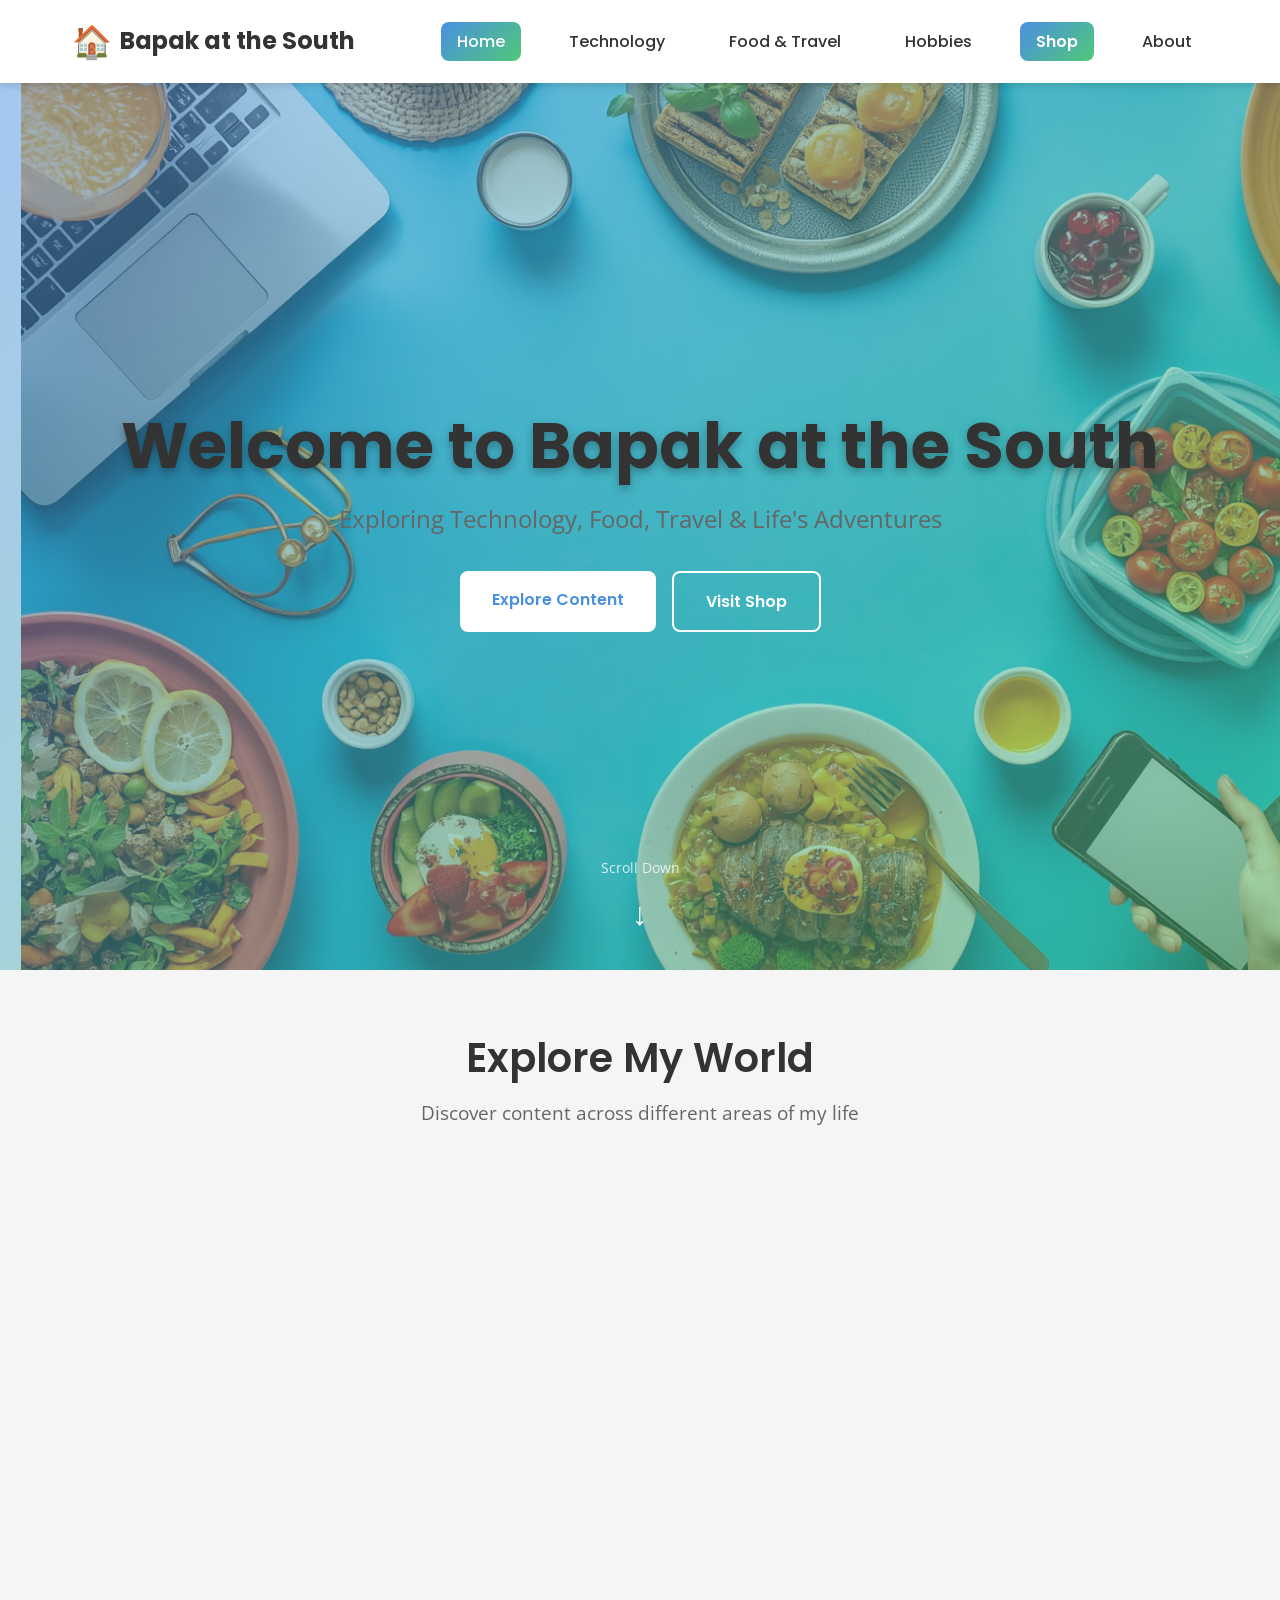
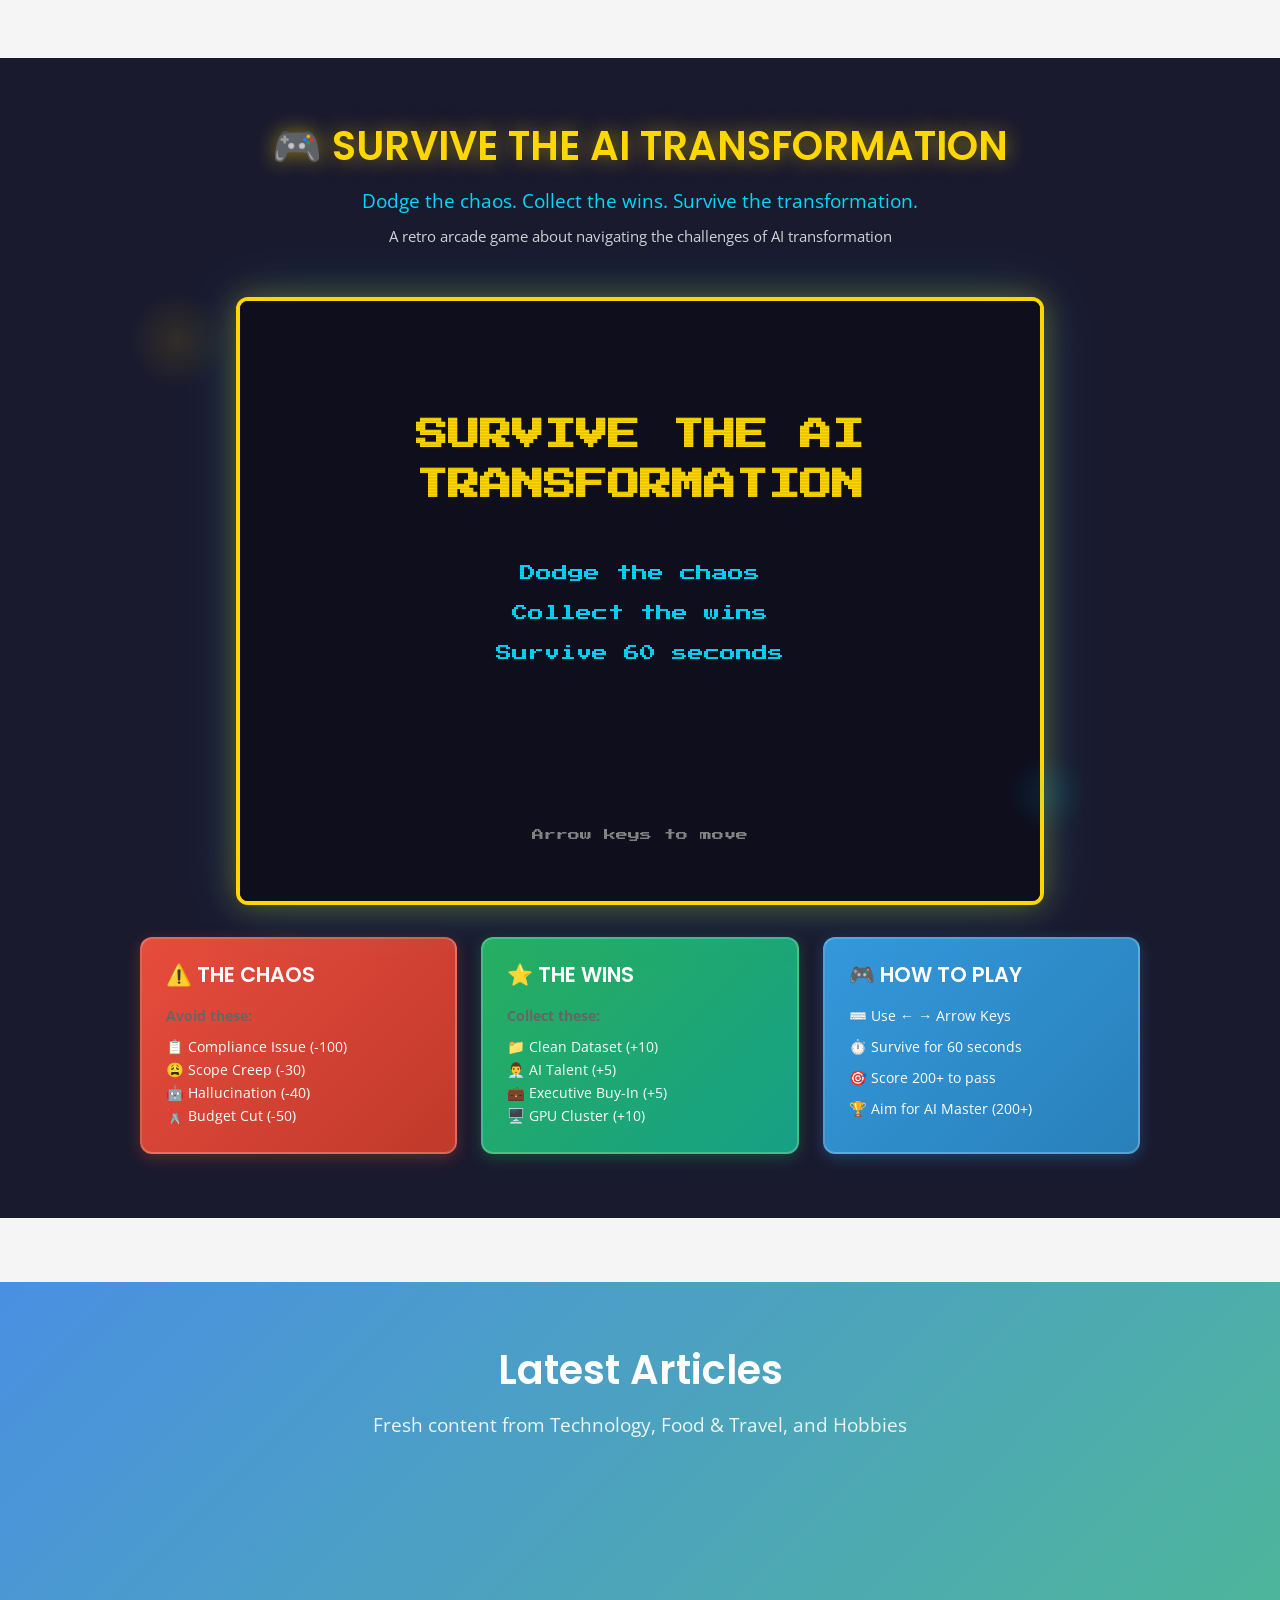
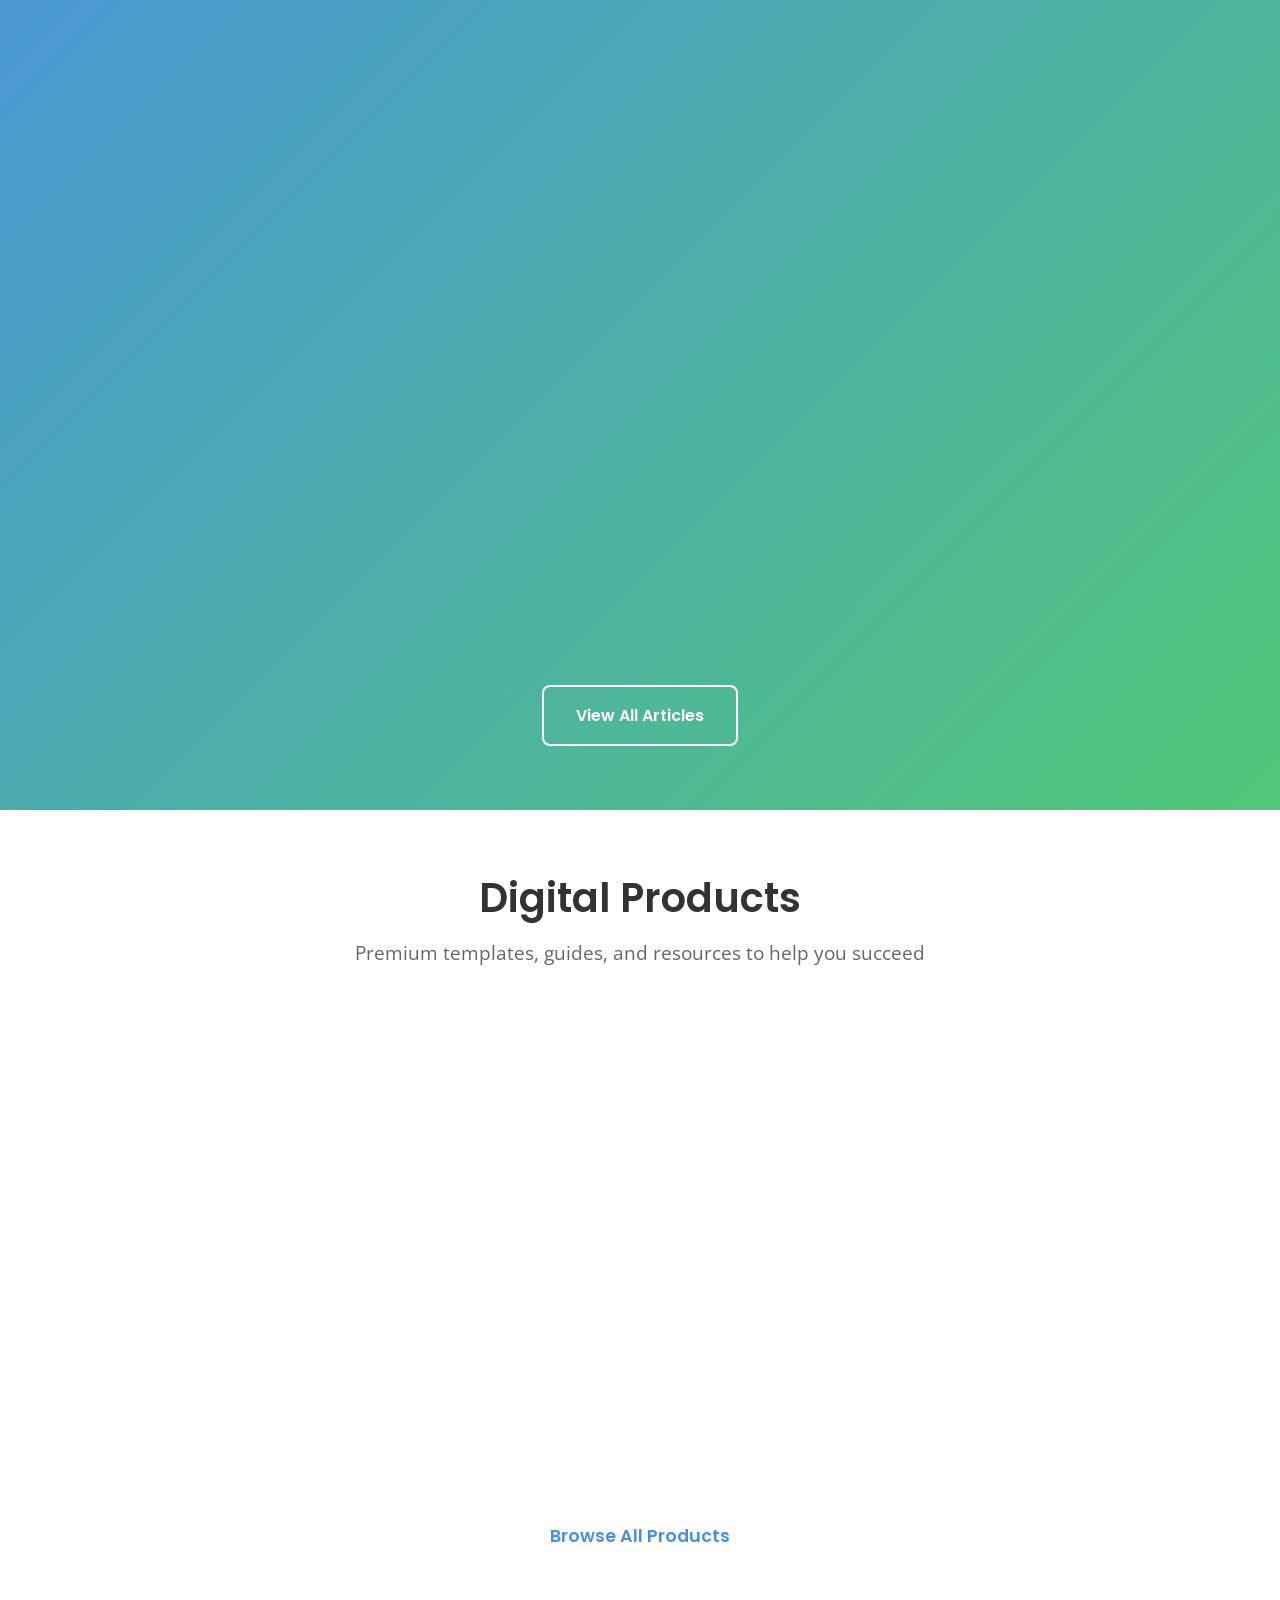
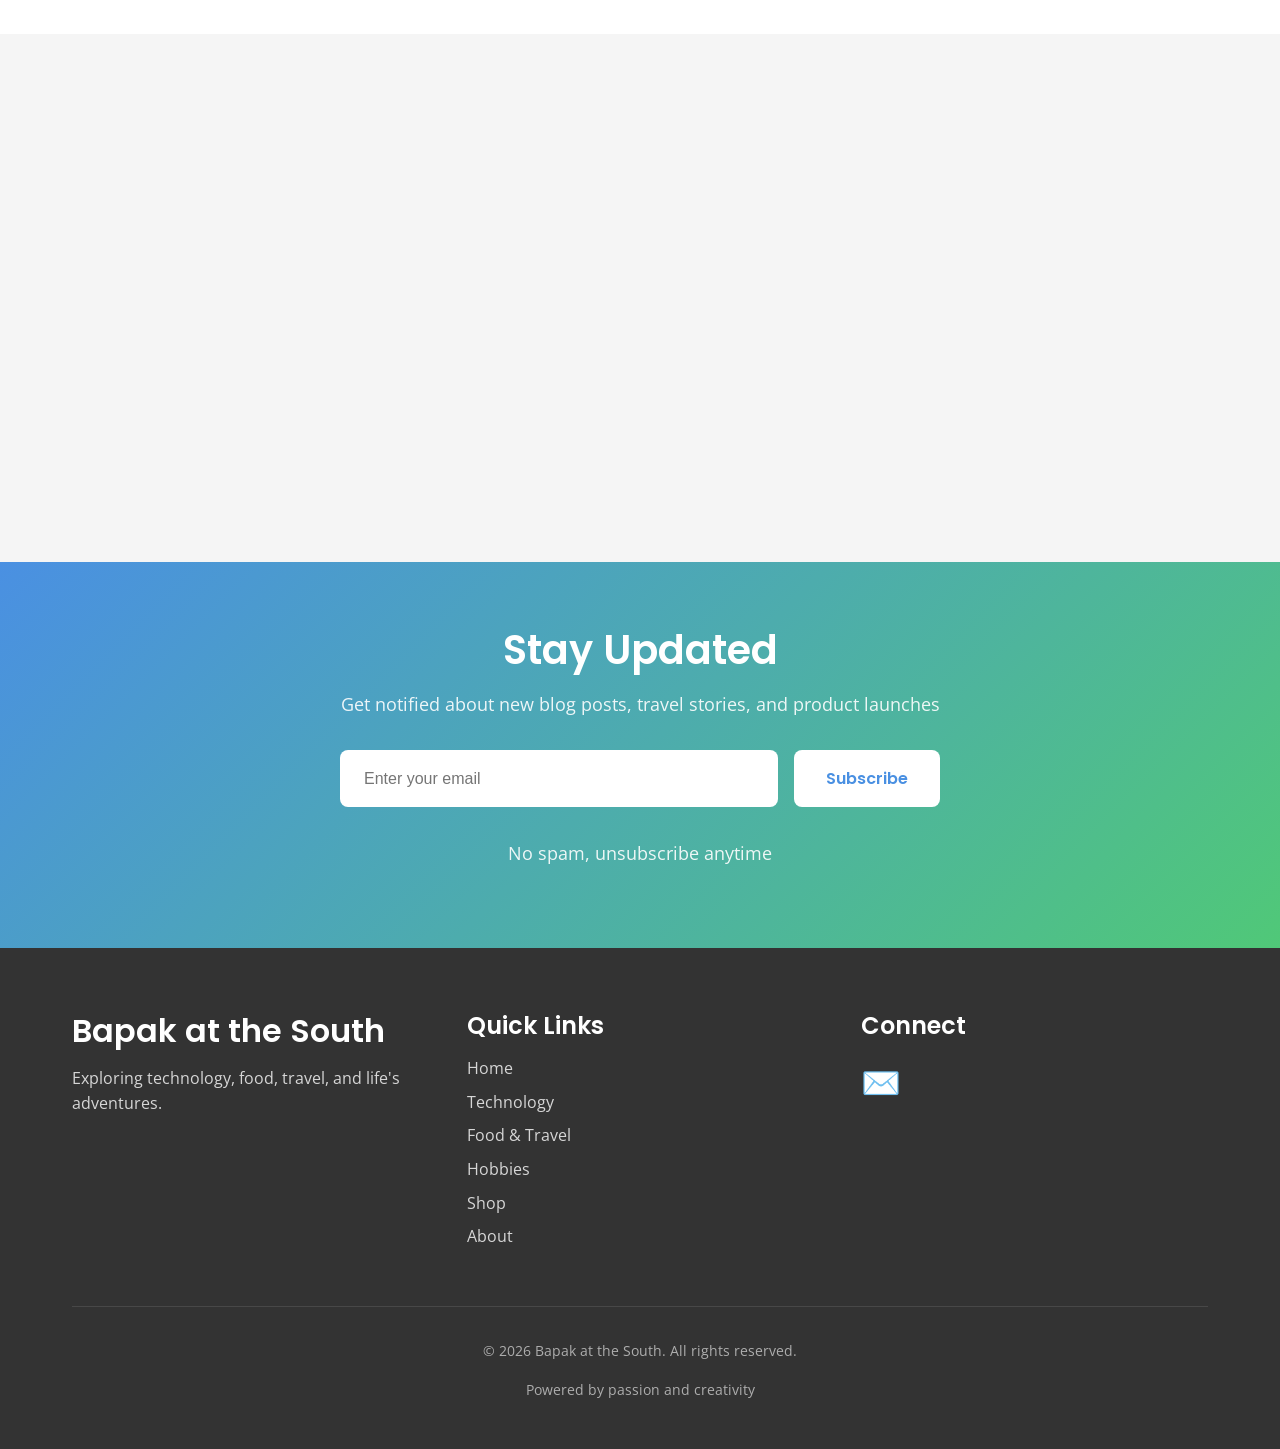
<file: index.html>
<!DOCTYPE html>
<html lang="en">
<head>
    <meta charset="UTF-8">
    <meta name="viewport" content="width=device-width, initial-scale=1.0">
    <meta name="description" content="Bapak at the South - Personal website featuring technology insights, food & travel adventures, hobbies, and digital products.">
    <meta name="keywords" content="technology, travel, food, hobbies, digital products, Indonesia">
    <meta name="author" content="Bapak at the South">
    
    <!-- Open Graph / Social Media -->
    <meta property="og:type" content="website">
    <meta property="og:title" content="Bapak at the South - Personal Website">
    <meta property="og:description" content="Explore technology, food & travel, hobbies, and digital products">
    <meta property="og:image" content="images/og-image.jpg">
    
    <title>Bapak at the South - Home</title>
    
    <!-- Google Fonts -->
    <link rel="preconnect" href="https://fonts.googleapis.com">
    <link rel="preconnect" href="https://fonts.gstatic.com" crossorigin>
    <link href="https://fonts.googleapis.com/css2?family=Poppins:wght@400;600;700&family=Open+Sans:wght@400;600&family=Press+Start+2P&display=swap" rel="stylesheet">
    
    <!-- Stylesheets -->
    <link rel="stylesheet" href="css/style.css">
    <link rel="stylesheet" href="css/responsive.css">
    
    <!-- Favicon (you can add your own later) -->
    <link rel="icon" type="image/png" href="images/favicon.png">
</head>
<body>
    <!-- Navigation Bar -->
    <nav class="navbar" id="navbar">
        <div class="container">
            <div class="nav-wrapper">
                <!-- Logo/Brand -->
                <a href="index.html" class="logo">
                    <span class="logo-icon">🏠</span>
                    <span class="logo-text">Bapak at the South</span>
                </a>
                
                <!-- Desktop Navigation -->
                <ul class="nav-menu" id="navMenu">
                    <li><a href="index.html" class="nav-link active">Home</a></li>
                    <li><a href="technology.html" class="nav-link">Technology</a></li>
                    <li><a href="food-travel.html" class="nav-link">Food & Travel</a></li>
                    <li><a href="hobbies.html" class="nav-link">Hobbies</a></li>
                    <li><a href="shop.html" class="nav-link shop-link">Shop</a></li>
                    <li><a href="about.html" class="nav-link">About</a></li>
                </ul>
                
                <!-- Mobile Menu Toggle -->
                <button class="mobile-menu-toggle" id="mobileMenuToggle" aria-label="Toggle menu">
                    <span></span>
                    <span></span>
                    <span></span>
                </button>
            </div>
        </div>
    </nav>

    <!-- Hero Section -->
    <section class="hero" style="background-image: url('images/Hero-banner.jpg'); background-size: cover; background-position: center; background-repeat: no-repeat;">
        <div class="hero-overlay"></div>
        <div class="hero-content">
            <div class="container">
                <h1 class="hero-title fade-in">Welcome to Bapak at the South</h1>
                <p class="hero-subtitle fade-in-delay">Exploring Technology, Food, Travel & Life's Adventures</p>
                <div class="hero-buttons fade-in-delay-2">
                    <a href="#featured" class="btn btn-primary">Explore Content</a>
                    <a href="shop.html" class="btn btn-secondary">Visit Shop</a>
                </div>
            </div>
        </div>
        <!-- Scroll Indicator -->
        <div class="scroll-indicator">
            <span>Scroll Down</span>
            <div class="scroll-arrow">↓</div>
        </div>
    </section>

    <!-- Featured Sections Preview -->
    <section class="featured-sections" id="featured">
        <div class="container">
            <h2 class="section-title">Explore My World</h2>
            <p class="section-subtitle">Discover content across different areas of my life</p>
            
            <div class="featured-grid">
                <!-- Technology Card -->
                <div class="feature-card" data-aos="fade-up">
                    <div class="feature-icon">💻</div>
                    <h3>Technology</h3>
                    <p>Insights, tutorials, and thoughts on the latest in tech, programming, and digital innovation.</p>
                    <a href="technology.html" class="feature-link">Read More →</a>
                </div>
                
                <!-- Food & Travel Card -->
                <div class="feature-card" data-aos="fade-up" data-aos-delay="100">
                    <div class="feature-icon">🌍</div>
                    <h3>Food & Travel</h3>
                    <p>Journey through culinary adventures and travel experiences from around the world.</p>
                    <a href="food-travel.html" class="feature-link">Explore →</a>
                </div>
                
                <!-- Hobbies Card -->
                <div class="feature-card" data-aos="fade-up" data-aos-delay="200">
                    <div class="feature-icon">🎨</div>
                    <h3>Hobbies</h3>
                    <p>Personal interests, creative projects, and activities that bring joy to everyday life.</p>
                    <a href="hobbies.html" class="feature-link">Discover →</a>
                </div>
            </div>
        </div>

    <!-- AI Transformation Game Section -->
    <section class="ai-game-section" style="background: #1a1a2e; padding: 4rem 0; margin-top: 4rem; position: relative; overflow: hidden;">
        <div class="container">
            <!-- Game Title -->
            <div style="text-align: center; margin-bottom: 3rem;">
                <h2 class="section-title" style="color: #FFD700; font-size: 2.5rem; text-shadow: 0 0 20px rgba(255, 215, 0, 0.5); margin-bottom: 1rem;">
                    🎮 SURVIVE THE AI TRANSFORMATION
                </h2>
                <p class="section-subtitle" style="color: #00D9FF; font-size: 1.2rem; margin-bottom: 0.5rem;">
                    Dodge the chaos. Collect the wins. Survive the transformation.
                </p>
                <p style="color: #FFFFFF; opacity: 0.8; font-size: 0.95rem;">
                    A retro arcade game about navigating the challenges of AI transformation
                </p>
            </div>
            
            <!-- Game Canvas Container -->
            <div style="display: flex; justify-content: center; margin-bottom: 2rem;">
                <div style="position: relative; border: 4px solid #FFD700; border-radius: 12px; box-shadow: 0 0 30px rgba(255, 215, 0, 0.3), 0 0 60px rgba(0, 217, 255, 0.2); background: #000;">
                    <canvas id="aiGameCanvas" style="display: block; border-radius: 8px;"></canvas>
                    
                    <!-- Retro TV Effect Overlay -->
                    <div style="position: absolute; top: 0; left: 0; right: 0; bottom: 0; pointer-events: none; background: repeating-linear-gradient(0deg, rgba(0, 0, 0, 0.15) 0px, transparent 1px, transparent 2px, rgba(0, 0, 0, 0.15) 3px); border-radius: 8px;"></div>
                </div>
            </div>
            
            <!-- Game Info Cards -->
            <div style="display: grid; grid-template-columns: repeat(auto-fit, minmax(250px, 1fr)); gap: 1.5rem; max-width: 1000px; margin: 0 auto;">
                <!-- The Chaos Card -->
                <div style="background: linear-gradient(135deg, #E74C3C 0%, #C0392B 100%); padding: 1.5rem; border-radius: 12px; border: 2px solid rgba(255, 255, 255, 0.2); box-shadow: 0 4px 15px rgba(231, 76, 60, 0.3);">
                    <h3 style="color: #FFFFFF; font-size: 1.3rem; margin-bottom: 1rem; display: flex; align-items: center; gap: 0.5rem;">
                        ⚠️ THE CHAOS
                    </h3>
                    <div style="color: #FFFFFF; font-size: 0.9rem; line-height: 1.6;">
                        <p style="margin-bottom: 0.5rem;"><strong>Avoid these:</strong></p>
                        <ul style="list-style: none; padding: 0; margin: 0;">
                            <li>📋 Compliance Issue (-100)</li>
                            <li>😩 Scope Creep (-30)</li>
                            <li>🤖 Hallucination (-40)</li>
                            <li>✂️ Budget Cut (-50)</li>
                        </ul>
                    </div>
                </div>
                
                <!-- The Wins Card -->
                <div style="background: linear-gradient(135deg, #27AE60 0%, #16A085 100%); padding: 1.5rem; border-radius: 12px; border: 2px solid rgba(255, 255, 255, 0.2); box-shadow: 0 4px 15px rgba(39, 174, 96, 0.3);">
                    <h3 style="color: #FFFFFF; font-size: 1.3rem; margin-bottom: 1rem; display: flex; align-items: center; gap: 0.5rem;">
                        ⭐ THE WINS
                    </h3>
                    <div style="color: #FFFFFF; font-size: 0.9rem; line-height: 1.6;">
                        <p style="margin-bottom: 0.5rem;"><strong>Collect these:</strong></p>
                        <ul style="list-style: none; padding: 0; margin: 0;">
                            <li>📁 Clean Dataset (+10)</li>
                            <li>👨‍💼 AI Talent (+5)</li>
                            <li>💼 Executive Buy-In (+5)</li>
                            <li>🖥️ GPU Cluster (+10)</li>
                        </ul>
                    </div>
                </div>
                
                <!-- How to Play Card -->
                <div style="background: linear-gradient(135deg, #3498DB 0%, #2980B9 100%); padding: 1.5rem; border-radius: 12px; border: 2px solid rgba(255, 255, 255, 0.2); box-shadow: 0 4px 15px rgba(52, 152, 219, 0.3);">
                    <h3 style="color: #FFFFFF; font-size: 1.3rem; margin-bottom: 1rem; display: flex; align-items: center; gap: 0.5rem;">
                        🎮 HOW TO PLAY
                    </h3>
                    <div style="color: #FFFFFF; font-size: 0.9rem; line-height: 1.6;">
                        <ul style="list-style: none; padding: 0; margin: 0;">
                            <li style="margin-bottom: 0.5rem;">
                                <span class="desktop-only">⌨️ Use ← → Arrow Keys</span>
                                <span class="mobile-only">📱 Touch & Drag to Move</span>
                            </li>
                            <li style="margin-bottom: 0.5rem;">⏱️ Survive for 60 seconds</li>
                            <li style="margin-bottom: 0.5rem;">🎯 Score 200+ to pass</li>
                            <li style="margin-bottom: 0.5rem;">🏆 Aim for AI Master (200+)</li>
                        </ul>
                    </div>
                </div>
            </div>
            
        </div>
        
        <!-- Animated Background Elements -->
        <div style="position: absolute; top: 0; left: 0; right: 0; bottom: 0; pointer-events: none; overflow: hidden; opacity: 0.1;">
            <div style="position: absolute; top: 20%; left: 10%; width: 100px; height: 100px; background: radial-gradient(circle, #FFD700 0%, transparent 70%); animation: float 6s ease-in-out infinite;"></div>
            <div style="position: absolute; top: 60%; right: 15%; width: 80px; height: 80px; background: radial-gradient(circle, #00D9FF 0%, transparent 70%); animation: float 8s ease-in-out infinite 2s;"></div>
            <div style="position: absolute; bottom: 20%; left: 20%; width: 60px; height: 60px; background: radial-gradient(circle, #E74C3C 0%, transparent 70%); animation: float 7s ease-in-out infinite 1s;"></div>
        </div>
    </section>
    
    <style>
        @keyframes float {
            0%, 100% { transform: translateY(0px); }
            50% { transform: translateY(-20px); }
        }
        
        /* Show/hide based on device */
        .mobile-only {
            display: none;
        }
        
        .desktop-only {
            display: inline;
        }
        
        /* Responsive adjustments for game */
        @media (max-width: 768px) {
            #aiGameCanvas {
                max-width: 100%;
                height: auto !important;
            }
            
            .ai-game-section .section-title {
                font-size: 1.8rem !important;
            }
            
            .ai-game-section .section-subtitle {
                font-size: 1rem !important;
            }
            
            .mobile-only {
                display: inline;
            }
            
            .desktop-only {
                display: none;
            }
        }
    </style>
    </section>

    <!-- Latest Articles Section -->
    <section class="latest-articles" style="background: linear-gradient(135deg, #4A90E2 0%, #50C878 100%); padding: 4rem 0 4rem 0; margin-top: 0;">
        <div class="container">
            <h2 class="section-title" style="color: white;">Latest Articles</h2>
            <p class="section-subtitle" style="color: white; opacity: 0.9;">Fresh content from Technology, Food & Travel, and Hobbies</p>
            
            <div class="articles-list" style="display: flex; flex-direction: column; gap: 2rem; margin-top: 3rem;">
                <!-- Article 1 - Technology -->
                <article class="article-item" style="display: flex; gap: 2rem; background: white; padding: 1.5rem; border-radius: 12px; align-items: center;" data-aos="fade-up">
                    <div class="article-content-left" style="flex: 1;">
                        <div style="display: flex; align-items: center; gap: 1rem; margin-bottom: 0.75rem;">
                            <span style="font-size: 0.85rem; color: #666;">1 day ago</span>
                        </div>
                        <h3 style="font-size: 1.5rem; margin-bottom: 0.75rem; color: #333; line-height: 1.3;">
                            <a href="technology.html" style="color: #333; text-decoration: none;">Getting Started with AI Development</a>
                        </h3>
                        <p style="color: #666; line-height: 1.6; margin-bottom: 0;">Learn the fundamentals of artificial intelligence and how to build your first AI-powered application...</p>
                    </div>
                    <div class="article-image-right" style="width: 300px; height: 180px; flex-shrink: 0;">
    <img src="images/Article-ai.png" 
         alt="Technology Article" 
         style="width: 100%; height: 100%; object-fit: cover; border-radius: 8px;">
    <div style="display: none; ... font-size: 3rem;">💻</div>
</div>
                </article>
                
                <!-- Article 2 - Food & Travel -->
                <article class="article-item" style="display: flex; gap: 2rem; background: white; padding: 1.5rem; border-radius: 12px; align-items: center;" data-aos="fade-up" data-aos-delay="100">
                    <div class="article-content-left" style="flex: 1;">
                        <div style="display: flex; align-items: center; gap: 1rem; margin-bottom: 0.75rem;">
                            <span style="font-size: 0.85rem; color: #666;">1 day ago</span>
                        </div>
                        <h3 style="font-size: 1.5rem; margin-bottom: 0.75rem; color: #333; line-height: 1.3;">
                            <a href="food-travel.html" style="color: #333; text-decoration: none;">Hidden Gems in Bali: A Local's Guide</a>
                        </h3>
                        <p style="color: #666; line-height: 1.6; margin-bottom: 0;">Discover the secret spots and authentic experiences that most tourists miss in beautiful Bali...</p>
                    </div>
                    <div class="article-image-right" style="width: 300px; height: 180px; flex-shrink: 0;">
    <img src="images/Article-bali.png" 
         alt="Travel Article" 
         style="width: 100%; height: 100%; object-fit: cover; border-radius: 8px;">
    <div style="display: none; ... font-size: 3rem;">🌍</div>
</div>
                </article>
                
                <!-- Article 3 - Hobbies -->
                <article class="article-item" style="display: flex; gap: 2rem; background: white; padding: 1.5rem; border-radius: 12px; align-items: center;" data-aos="fade-up" data-aos-delay="200">
                    <div class="article-content-left" style="flex: 1;">
                        <div style="display: flex; align-items: center; gap: 1rem; margin-bottom: 0.75rem;">
                            <span style="font-size: 0.85rem; color: #666;">2 days ago</span>
                        </div>
                        <h3 style="font-size: 1.5rem; margin-bottom: 0.75rem; color: #333; line-height: 1.3;">
                            <a href="hobbies.html" style="color: #333; text-decoration: none;">Photography Tips for Beginners</a>
                        </h3>
                        <p style="color: #666; line-height: 1.6; margin-bottom: 0;">Master the basics of photography with these essential tips and techniques for stunning shots...</p>
                    </div>
                   <div class="article-image-right" style="width: 300px; height: 180px; flex-shrink: 0;">
    <img src="images/Article-photography.png" 
         alt="Hobby Article" 
         style="width: 100%; height: 100%; object-fit: cover; border-radius: 8px;">
    <div style="display: none; ... font-size: 3rem;">🎨</div>
</div>
                </article>
            </div>
            
            <div class="cta-center" style="margin-top: 3rem;">
                <a href="technology.html" class="btn btn-outline" style="color: white; border-color: white;">View All Articles</a>
            </div>
        </div>
    </section>
    </section>

    <!-- Digital Products Section -->
    <section class="products-preview">
        <div class="container">
            <h2 class="section-title">Digital Products</h2>
            <p class="section-subtitle">Premium templates, guides, and resources to help you succeed</p>
            
            <div class="products-grid">
                <!-- Product 1 -->
                <div class="product-card-preview" data-aos="zoom-in">
                    <div class="product-image-placeholder" style="background-image: url('images/Product-card-excel.jpg'); background-size: cover; background-position: center;">
                    </div>
                    <h3>Excel Templates</h3>
                    <p class="product-price">Starting from Rp 99,000</p>
                    <p>Professional spreadsheet templates for budgeting, tracking, and analysis.</p>
                </div>
                
                <!-- Product 2 -->
                <div class="product-card-preview" data-aos="zoom-in" data-aos-delay="100">
                    <div class="product-image-placeholder" style="background-image: url('images/Product-card-ebook.png'); background-size: cover; background-position: center;">
                    </div>
                    <h3>eBooks & Guides</h3>
                    <p class="product-price">Starting from Rp 79,000</p>
                    <p>Comprehensive guides on travel, food, and personal development.</p>
                </div>
                
                <!-- Product 3 -->
                <div class="product-card-preview" data-aos="zoom-in" data-aos-delay="200">
                    <div class="product-image-placeholder" style="background-image: url('images/Product-card-creative.jpg'); background-size: cover; background-position: center;">
                    </div>
                    <h3>Creative Assets</h3>
                    <p class="product-price">Starting from Rp 129,000</p>
                    <p>Presets, templates, and resources for creative projects.</p>
                </div>
            </div>
            
            <div class="cta-center">
                <a href="shop.html" class="btn btn-primary btn-large">Browse All Products</a>
            </div>
        </div>
    </section>

    <!-- About Preview Section -->
    <section class="about-preview">
        <div class="container">
            <div class="about-content-wrapper">
                <div class="about-text" data-aos="fade-right">
                    <h2>About Bapak at the South</h2>
                    <p>Welcome! I'm passionate about technology, exploring new places, trying amazing food, and sharing knowledge through digital products.</p>
                    <p>This website is my digital space where I document my journey, share insights, and offer resources that might help you in your own adventures.</p>
                    <a href="about.html" class="btn btn-outline">Learn More About Me</a>
                </div>
                <div class="about-image" data-aos="fade-left">
                    <div class="about-image-placeholder" style="background-image: url('images/About Bapak.jpg'); background-size: 70%; background-position: center; background-repeat: no-repeat;">
                    </div>
                </div>
            </div>
        </div>
    </section>

    <!-- Newsletter Section (Optional) -->
    <section class="newsletter">
        <div class="container">
            <div class="newsletter-content">
                <h2>Stay Updated</h2>
                <p>Get notified about new blog posts, travel stories, and product launches</p>
                <form class="newsletter-form" id="newsletterForm">
                    <input type="email" placeholder="Enter your email" required>
                    <button type="submit" class="btn btn-primary">Subscribe</button>
                </form>
                <p class="newsletter-note">No spam, unsubscribe anytime</p>
            </div>
        </div>
    </section>

    <!-- Footer -->
    <footer class="footer">
        <div class="container">
            <div class="footer-content">
                <div class="footer-section">
                    <h3>Bapak at the South</h3>
                    <p>Exploring technology, food, travel, and life's adventures.</p>
                </div>
                
                <div class="footer-section">
                    <h4>Quick Links</h4>
                    <ul class="footer-links">
                        <li><a href="index.html">Home</a></li>
                        <li><a href="technology.html">Technology</a></li>
                        <li><a href="food-travel.html">Food & Travel</a></li>
                        <li><a href="hobbies.html">Hobbies</a></li>
                        <li><a href="shop.html">Shop</a></li>
                        <li><a href="about.html">About</a></li>
                    </ul>
                </div>
                
                <div class="footer-section">
    <h4>Connect</h4>
    <div class="social-links">
        <a href="mailto:dnpbelajarai@outlook.com?subject=Hello from Bapak at the South &body=Hi, I would like to get in touch with Bapak." 
           class="social-link" 
           aria-label="Email" 
           style="font-size: 2rem;">✉️</a>
    </div>
</div>

            </div>
            
            <div class="footer-bottom">
                <p>&copy; 2026 Bapak at the South. All rights reserved.</p>
                <p>Powered by passion and creativity</p>
            </div>
        </div>
    </footer>

    <!-- JavaScript -->
    <script src="js/main.js"></script>
    <script src="js/ai-game.js"></script>
</body>
</html>
</file>
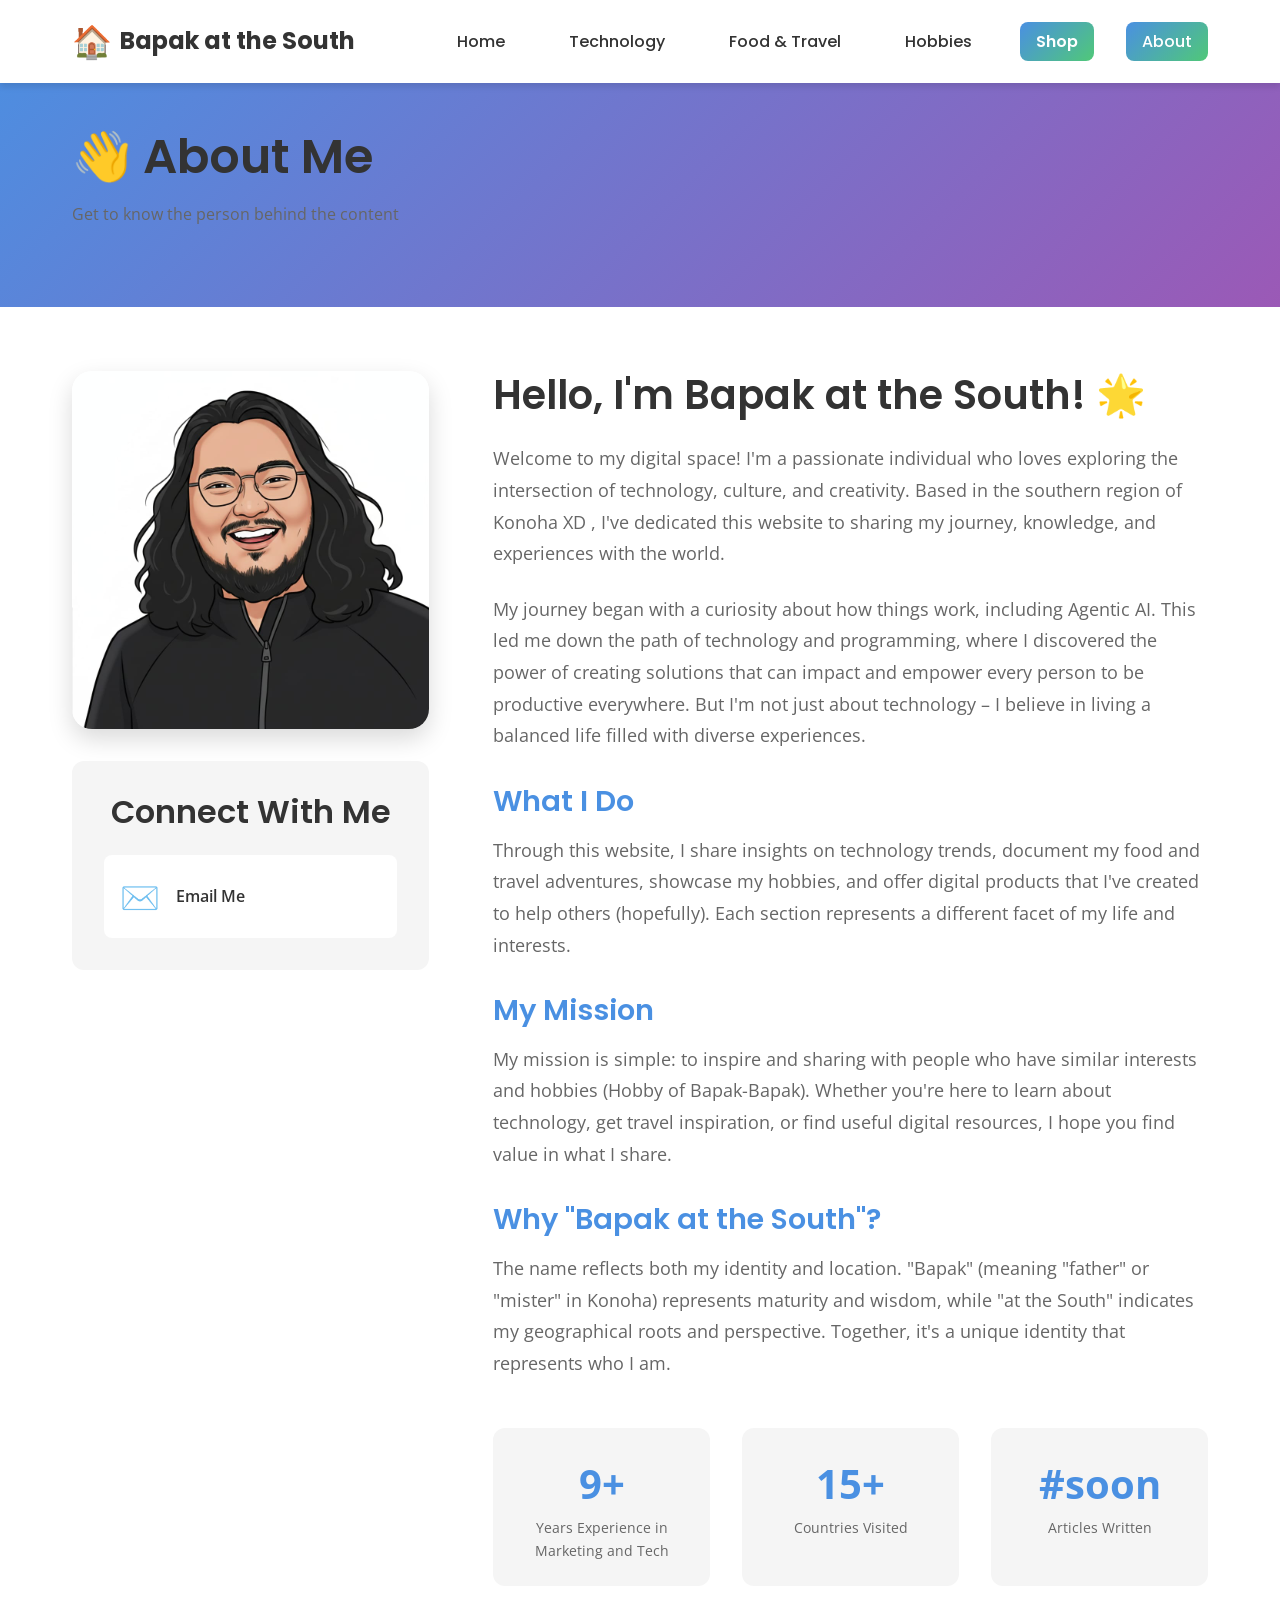
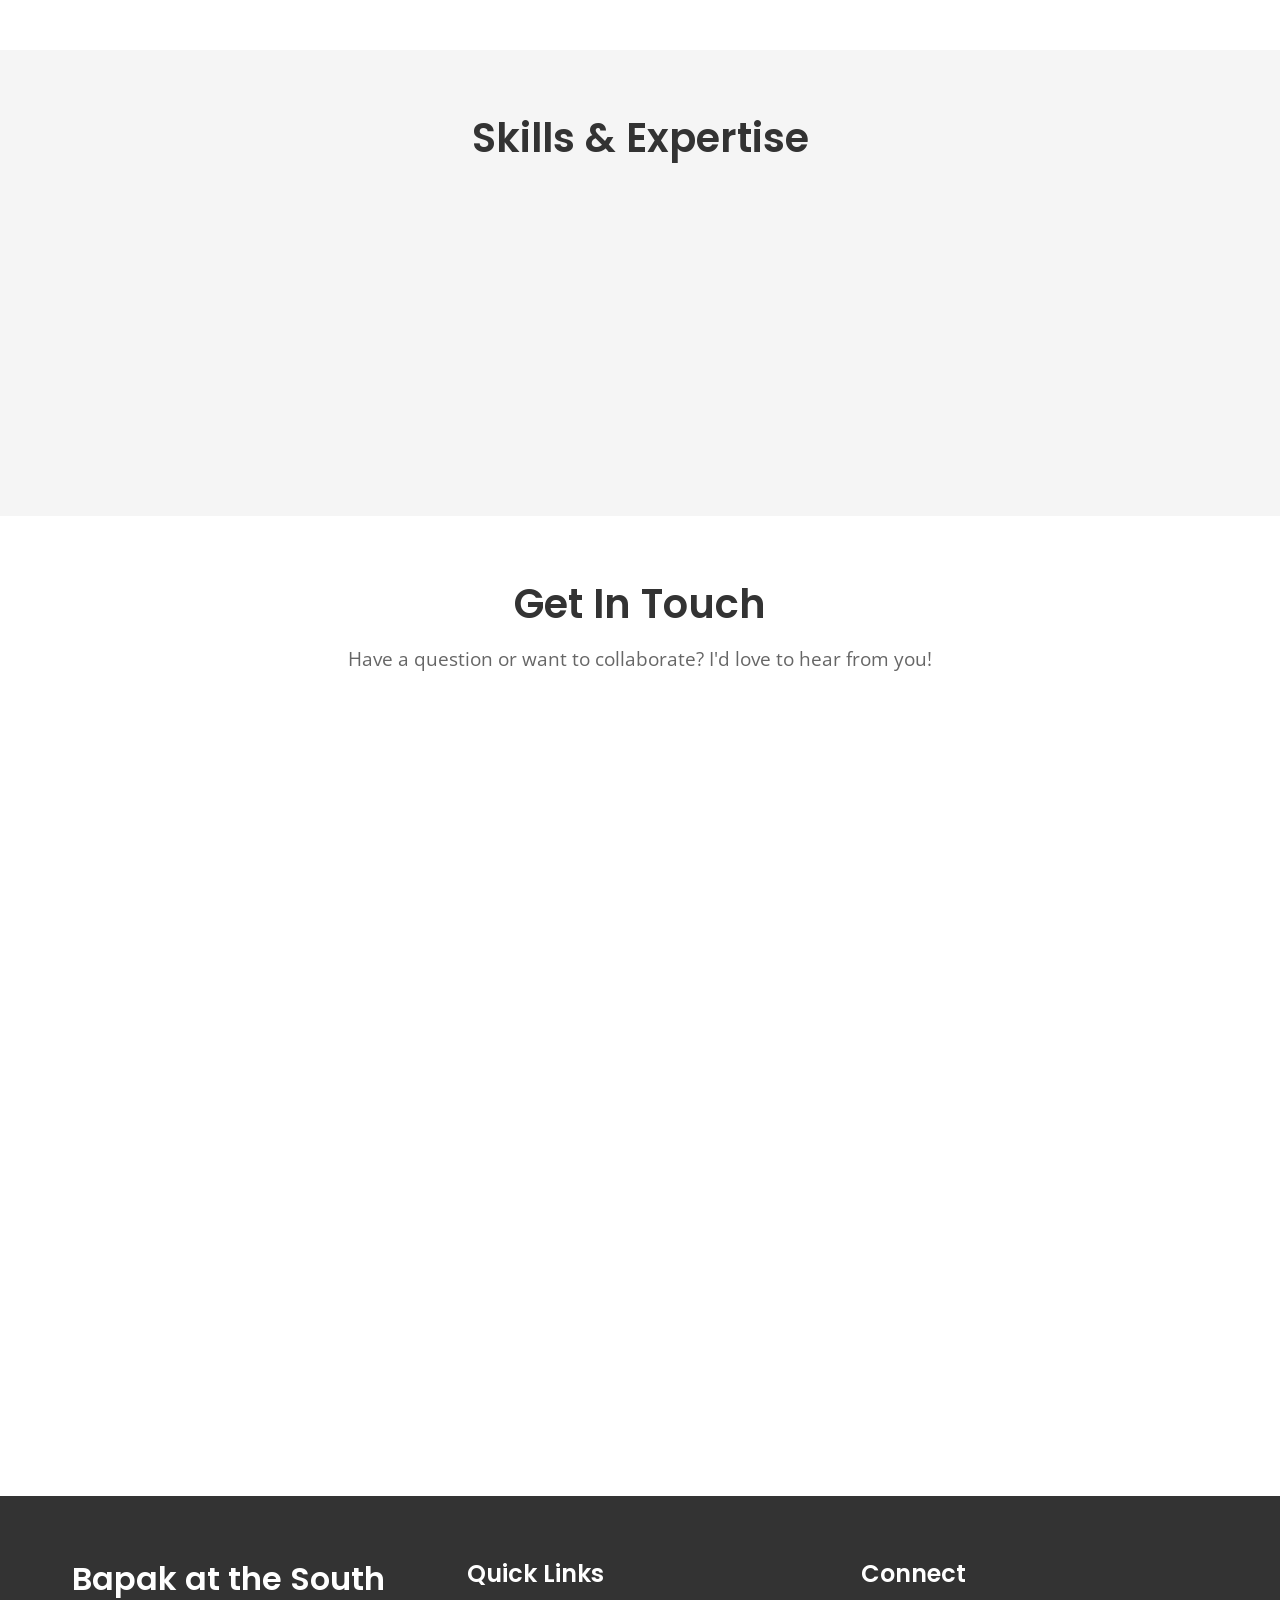
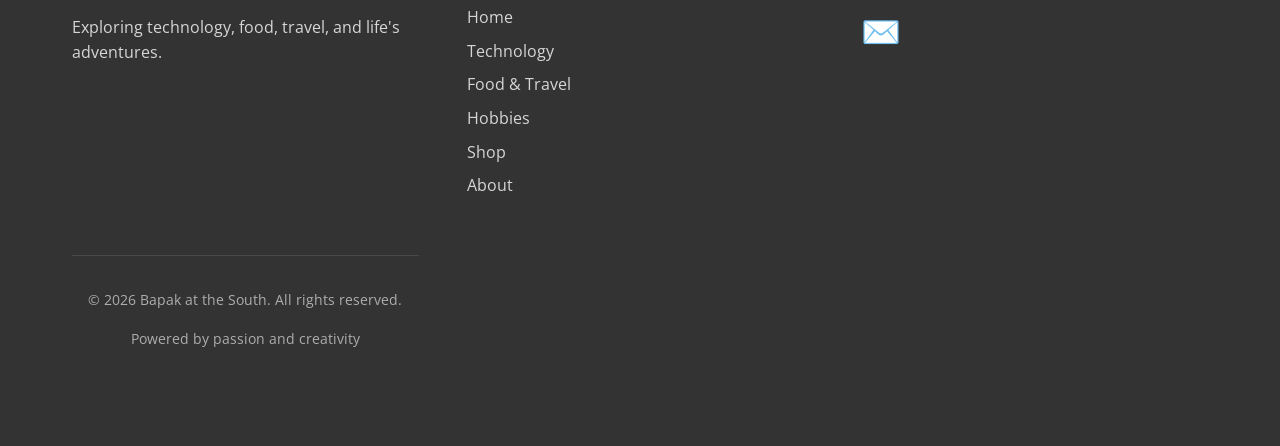
<file: about.html>
<!DOCTYPE html>
<html lang="en">
<head>
    <meta charset="UTF-8">
    <meta name="viewport" content="width=device-width, initial-scale=1.0">
    <meta name="description" content="Learn more about Bapak at the South - personal story, mission, and how to get in touch.">
    <meta name="keywords" content="about, contact, biography, personal story">
    <meta name="author" content="Bapak at the South">
    
    <title>About & Contact - Bapak at the South</title>
    
    <!-- Google Fonts -->
    <link rel="preconnect" href="https://fonts.googleapis.com">
    <link rel="preconnect" href="https://fonts.gstatic.com" crossorigin>
    <link href="https://fonts.googleapis.com/css2?family=Poppins:wght@400;600;700&family=Open+Sans:wght@400;600&display=swap" rel="stylesheet">
    
    <!-- Stylesheets -->
    <link rel="stylesheet" href="css/style.css">
    <link rel="stylesheet" href="css/responsive.css">
    
    <link rel="icon" type="image/png" href="images/favicon.png">
</head>
<body>
    <!-- Navigation Bar -->
    <nav class="navbar" id="navbar">
        <div class="container">
            <div class="nav-wrapper">
                <a href="index.html" class="logo">
                    <span class="logo-icon">🏠</span>
                    <span class="logo-text">Bapak at the South</span>
                </a>
                
                <ul class="nav-menu" id="navMenu">
                    <li><a href="index.html" class="nav-link">Home</a></li>
                    <li><a href="technology.html" class="nav-link">Technology</a></li>
                    <li><a href="food-travel.html" class="nav-link">Food & Travel</a></li>
                    <li><a href="hobbies.html" class="nav-link">Hobbies</a></li>
                    <li><a href="shop.html" class="nav-link shop-link">Shop</a></li>
                    <li><a href="about.html" class="nav-link active">About</a></li>
                </ul>
                
                <button class="mobile-menu-toggle" id="mobileMenuToggle" aria-label="Toggle menu">
                    <span></span>
                    <span></span>
                    <span></span>
                </button>
            </div>
        </div>
    </nav>

    <!-- Page Header -->
   <section class="page-header about-header">
        <div class="container">
            <h1 class="page-title fade-in">👋 About Me</h1>
            <p class="page-subtitle fade-in-delay">Get to know the person behind the content</p>
        </div>
    </section>

    <!-- About Section -->
    <section class="about-main-section">
        <div class="container">
            <div class="about-grid">
                <div class="about-image-section" data-aos="fade-right">
                    <div class="profile-image-placeholder"
                           style="background-image: url('images/About Bapak.jpg'); background-size: cover; background-position: center;">
                    </div>
                    <div class="social-connect">
                        <h3>Connect With Me</h3>
                        <div class="social-links-large">
    <a href="mailto:dnpbelajarai@outlook.com" class="social-link-large">
        <span class="social-icon" style="font-size: 2.5 rem;">✉️</span>
        <span class="social-name">Email Me</span>
    </a>
</div>

                    </div>
                </div>
                
                <div class="about-text-section" data-aos="fade-left">
                    <h2>Hello, I'm Bapak at the South! 🌟</h2>
                    
                    <p>
                        Welcome to my digital space! I'm a passionate individual who loves exploring the intersection 
                        of technology, culture, and creativity. Based in the southern region of Konoha XD , I've dedicated this 
                        website to sharing my journey, knowledge, and experiences with the world.
                    </p>
                    
                    <p>
                        My journey began with a curiosity about how things work, including Agentic AI. This led me down the path of 
                        technology and programming, where I discovered the power of creating solutions that can 
                        impact and empower every person to be productive everywhere. But I'm not just about technology – I believe in living 
                        a balanced life filled with diverse experiences.
                    </p>
                    
                    <h3>What I Do</h3>
                    <p>
                        Through this website, I share insights on technology trends, document my food and travel 
                        adventures, showcase my hobbies, and offer digital products that I've created to help others (hopefully). 
                        Each section represents a different facet of my life and interests.
                    </p>
                    
                    <h3>My Mission</h3>
                    <p>
                        My mission is simple: to inspire and sharing with people who have similar interests and hobbies (Hobby of Bapak-Bapak). 
                        Whether you're here to learn about technology, get travel inspiration, or find useful digital 
                        resources, I hope you find value in what I share.
                    </p>
                    
                    <h3>Why "Bapak at the South"?</h3>
                    <p>
                        The name reflects both my identity and location. "Bapak" (meaning "father" or "mister" in 
                        Konoha) represents maturity and wisdom, while "at the South" indicates my geographical 
                        roots and perspective. Together, it's a unique identity that represents who I am.
                    </p>
                    
                    <div class="stats-inline">
                        <div class="stat-inline-item">
                            <span class="stat-inline-number">9+</span>
                            <span class="stat-inline-label">Years Experience in Marketing and Tech</span>
                        </div>
                        <div class="stat-inline-item">
                            <span class="stat-inline-number">15+</span>
                            <span class="stat-inline-label">Countries Visited</span>
                        </div>
                        <div class="stat-inline-item">
                            <span class="stat-inline-number">#soon</span>
                            <span class="stat-inline-label">Articles Written</span>
                        </div>
                    </div>
                </div>
            </div>
        </div>
    </section>

    <!-- Skills Section -->
    <section class="skills-section">
        <div class="container">
            <h2 class="section-title">Skills & Expertise</h2>
            <div class="skills-grid">
                <div class="skill-category" data-aos="fade-up">
                    <h3>💻 Technology</h3>
                    <div class="skill-tags">
                        <span class="skill-tag">Data & AI</span>
                        <span class="skill-tag">Automation</span>
                        <span class="skill-tag">Cybersecurity</span>
                        <span class="skill-tag">Sustainability</span>
                        <span class="skill-tag">Hybrid Cloud</span>
                        <span class="skill-tag">Quantum</span>
                    </div>
                </div>
                
                <div class="skill-category" data-aos="fade-up" data-aos-delay="100">
                    <h3>🎨 Creative</h3>
                    <div class="skill-tags">
                        <span class="skill-tag">Content Creation</span>
                        <span class="skill-tag">Music Instruments</span>
                        <span class="skill-tag">UI/UX Design</span>
                        <span class="skill-tag">Video Editing</span>
                    </div>
                </div>
                
                <div class="skill-category" data-aos="fade-up" data-aos-delay="200">
                    <h3>📊 Business</h3>
                    <div class="skill-tags">
                        <span class="skill-tag">Digital Marketing</span>
                        <span class="skill-tag">E-commerce</span>
                        <span class="skill-tag">Project Management</span>
                        <span class="skill-tag">Data Analysis</span>
                    </div>
                </div>
            </div>
        </div>
    </section>

    <!-- Contact Section -->
    <section class="contact-section">
        <div class="container">
            <h2 class="section-title">Get In Touch</h2>
            <p class="section-subtitle">Have a question or want to collaborate? I'd love to hear from you!</p>
            
            <div class="contact-grid">
                <div class="contact-info" data-aos="fade-right">
                    <div class="contact-item">
                        <div class="contact-icon">📧</div>
                        <div class="contact-details">
                            <h3>Email</h3>
                            <p>dnpbelajarai@outlook.com</p>
                            <a href="mailto:dnpbelajarai@outlook.com" class="contact-link">Send Email →</a>
                        </div>
                    </div>
                    
                    <div class="contact-item">
                        <div class="contact-icon">🕐</div>
                        <div class="contact-details">
                            <h3>Response Time</h3>
                            <p>I typically respond within 24-48 hours</p>
                        </div>
                    </div>
                </div>
                
                <div class="contact-form-wrapper" data-aos="fade-left">
                    <form class="contact-form" id="contactForm">
                        <div class="form-group">
                            <label for="name">Name *</label>
                            <input type="text" id="name" name="name" required placeholder="Your name">
                        </div>
                        
                        <div class="form-group">
                            <label for="email">Email *</label>
                            <input type="email" id="email" name="email" required placeholder="your.email@example.com">
                        </div>
                        
                        <div class="form-group">
                            <label for="subject">Subject *</label>
                            <input type="text" id="subject" name="subject" required placeholder="What's this about?">
                        </div>
                        
                        <div class="form-group">
                            <label for="message">Message *</label>
                            <textarea id="message" name="message" rows="6" required placeholder="Your message here..."></textarea>
                        </div>
                        
                        <button type="submit" class="btn btn-primary btn-large">
                            Send Message →
                        </button>
                    </form>
                </div>
            </div>
        </div>
    </section>

    <!-- Footer -->
    <footer class="footer">
        <div class="container">
            <div class="footer-content">
                <div class="footer-section">
                    <h3>Bapak at the South</h3>
                    <p>Exploring technology, food, travel, and life's adventures.</p>
                </div>
                
                <div class="footer-section">
                    <h4>Quick Links</h4>
                    <ul class="footer-links">
                        <li><a href="index.html">Home</a></li>
                        <li><a href="technology.html">Technology</a></li>
                        <li><a href="food-travel.html">Food & Travel</a></li>
                        <li><a href="hobbies.html">Hobbies</a></li>
                        <li><a href="shop.html">Shop</a></li>
                        <li><a href="about.html">About</a></li>
                    </ul>
                </div>
                
                <div class="footer-section">
                    <h4>Connect</h4>
                    <div class="social-links">
                        <a href="mailto:dnpbelajarai@outlook.com" style="font-size: 2rem;">✉️</a>
                    </div>
                </div>
            
            <div class="footer-bottom">
                <p>&copy; 2026 Bapak at the South. All rights reserved.</p>
                <p>Powered by passion and creativity</p>
            </div>
        </div>
    </footer>

    <!-- JavaScript -->
    <script src="js/main.js"></script>
    
    <style>
        /* Additional styles for About page */
        .about-header {
            background: linear-gradient(135deg, #4A90E2 0%, #9B59B6 100%); padding: 8rem 0 4rem;
        }
        
        .about-main-section {
            padding: 4rem 0;
        }
        
        .about-grid {
            display: grid;
            grid-template-columns: 1fr 2fr;
            gap: 4rem;
            align-items: start;
        }
        
        .profile-image-placeholder {
            width: 100%;
            aspect-ratio: 1;
            background: var(--gradient-primary);
            border-radius: var(--radius-xl);
            display: flex;
            align-items: center;
            justify-content: center;
            box-shadow: var(--shadow-lg);
            margin-bottom: 2rem;
        }
        
        .profile-icon {
            font-size: 8rem;
        }
        
        .social-connect {
            background: var(--light-gray);
            padding: 2rem;
            border-radius: var(--radius-lg);
        }
        
        .social-connect h3 {
            margin-bottom: 1.5rem;
            text-align: center;
        }
        
        .social-links-large {
            display: flex;
            flex-direction: column;
            gap: 1rem;
        }
        
        .social-link-large {
            display: flex;
            align-items: center;
            gap: 1rem;
            padding: 1rem;
            background: var(--white);
            border-radius: var(--radius-md);
            transition: var(--transition-fast);
            text-decoration: none;
            color: var(--dark-gray);
        }
        
        .social-link-large:hover {
            transform: translateX(5px);
            box-shadow: var(--shadow-md);
        }
        
        .social-icon {
            font-size: 2rem;
        }
        
        .social-name {
            font-weight: 600;
        }
        
        .about-text-section h2 {
            font-size: 2.5rem;
            margin-bottom: 1.5rem;
            color: var(--dark-gray);
        }
        
        .about-text-section h3 {
            font-size: 1.8rem;
            margin-top: 2rem;
            margin-bottom: 1rem;
            color: var(--primary-color);
        }
        
        .about-text-section p {
            font-size: 1.1rem;
            line-height: 1.8;
            color: var(--text-gray);
            margin-bottom: 1.5rem;
        }
        
        .stats-inline {
            display: flex;
            gap: 2rem;
            margin-top: 3rem;
            flex-wrap: wrap;
        }
        
        .stat-inline-item {
            display: flex;
            flex-direction: column;
            align-items: center;
            padding: 1.5rem;
            background: var(--light-gray);
            border-radius: var(--radius-lg);
            flex: 1;
            min-width: 150px;
        }
        
        .stat-inline-number {
            font-size: 2.5rem;
            font-weight: 700;
            color: var(--primary-color);
        }
        
        .stat-inline-label {
            font-size: 0.9rem;
            color: var(--text-gray);
            text-align: center;
        }
        
        .skills-section {
            background: var(--light-gray);
            padding: 4rem 0;
        }
        
        .skills-grid {
            display: grid;
            grid-template-columns: repeat(auto-fit, minmax(300px, 1fr));
            gap: 2rem;
            margin-top: 2rem;
        }
        
        .skill-category {
            background: var(--white);
            padding: 2rem;
            border-radius: var(--radius-lg);
            box-shadow: var(--shadow-md);
        }
        
        .skill-category h3 {
            font-size: 1.5rem;
            margin-bottom: 1.5rem;
            color: var(--dark-gray);
        }
        
        .skill-tags {
            display: flex;
            flex-wrap: wrap;
            gap: 0.75rem;
        }
        
        .skill-tag {
            background: var(--light-gray);
            color: var(--text-gray);
            padding: 0.5rem 1rem;
            border-radius: var(--radius-md);
            font-size: 0.9rem;
            font-weight: 600;
        }
        
        .contact-section {
            padding: 4rem 0;
        }
        
        .contact-grid {
            display: grid;
            grid-template-columns: 1fr 1fr;
            gap: 4rem;
            margin-top: 3rem;
        }
        
        .contact-item {
            display: flex;
            gap: 1.5rem;
            margin-bottom: 2rem;
        }
        
        .contact-icon {
            font-size: 3rem;
            flex-shrink: 0;
        }
        
        .contact-details h3 {
            font-size: 1.3rem;
            margin-bottom: 0.5rem;
            color: var(--dark-gray);
        }
        
        .contact-details p {
            color: var(--text-gray);
            margin-bottom: 0.5rem;
        }
        
        .contact-link {
            color: var(--primary-color);
            font-weight: 600;
            transition: var(--transition-fast);
        }
        
        .contact-link:hover {
            color: var(--secondary-color);
        }
        
        .social-links-contact {
            display: flex;
            gap: 1rem;
            margin-top: 0.5rem;
        }
        
        .social-links-contact a {
            font-size: 1.5rem;
            transition: var(--transition-fast);
        }
        
        .social-links-contact a:hover {
            transform: translateY(-3px);
        }
        
        .contact-form-wrapper {
            background: var(--light-gray);
            padding: 2rem;
            border-radius: var(--radius-lg);
        }
        
        .form-group {
            margin-bottom: 1.5rem;
        }
        
        .form-group label {
            display: block;
            margin-bottom: 0.5rem;
            font-weight: 600;
            color: var(--dark-gray);
        }
        
        .form-group input,
        .form-group textarea {
            width: 100%;
            padding: 1rem;
            border: 2px solid var(--medium-gray);
            border-radius: var(--radius-md);
            font-family: var(--font-secondary);
            font-size: 1rem;
            transition: var(--transition-fast);
        }
        
        .form-group input:focus,
        .form-group textarea:focus {
            outline: none;
            border-color: var(--primary-color);
        }
        
        .form-group textarea {
            resize: vertical;
        }
        
        @media (max-width: 768px) {
            .about-grid {
                grid-template-columns: 1fr;
                gap: 2rem;
            }
            
            .profile-image-placeholder {
                max-width: 300px;
                margin: 0 auto 2rem;
            }
            
            .stats-inline {
                flex-direction: column;
            }
            
            .contact-grid {
                grid-template-columns: 1fr;
                gap: 2rem;
            }
            
            .skills-grid {
                grid-template-columns: 1fr;
            }
        }
    </style>
    
    <script>
    // Contact form handling - mailto: version
    document.getElementById('contactForm').addEventListener('submit', function(e) {
        e.preventDefault();
        
        const name = document.getElementById('name').value;
        const email = document.getElementById('email').value;
        const subject = document.getElementById('subject').value;
        const message = document.getElementById('message').value;
        
        // Create mailto link with form data
        const yourEmail = 'dnpbelajarai@outlook.com'; // GANTI DENGAN EMAIL ANDA!
        const mailtoSubject = `Contact Form: ${subject}`;
        const mailtoBody = `Name: ${name}%0D%0AEmail: ${email}%0D%0A%0D%0AMessage:%0D%0A${encodeURIComponent(message)}`;
        
        const mailtoLink = `mailto:${yourEmail}?subject=${encodeURIComponent(mailtoSubject)}&body=${mailtoBody}`;
        
        // Open email client
        window.location.href = mailtoLink;
        
        // Reset form after a short delay
        setTimeout(() => {
            this.reset();
            alert('Email client opened! Please send the email to complete your message.');
        }, 500);
    });
</script>

</body>
</html>
</file>
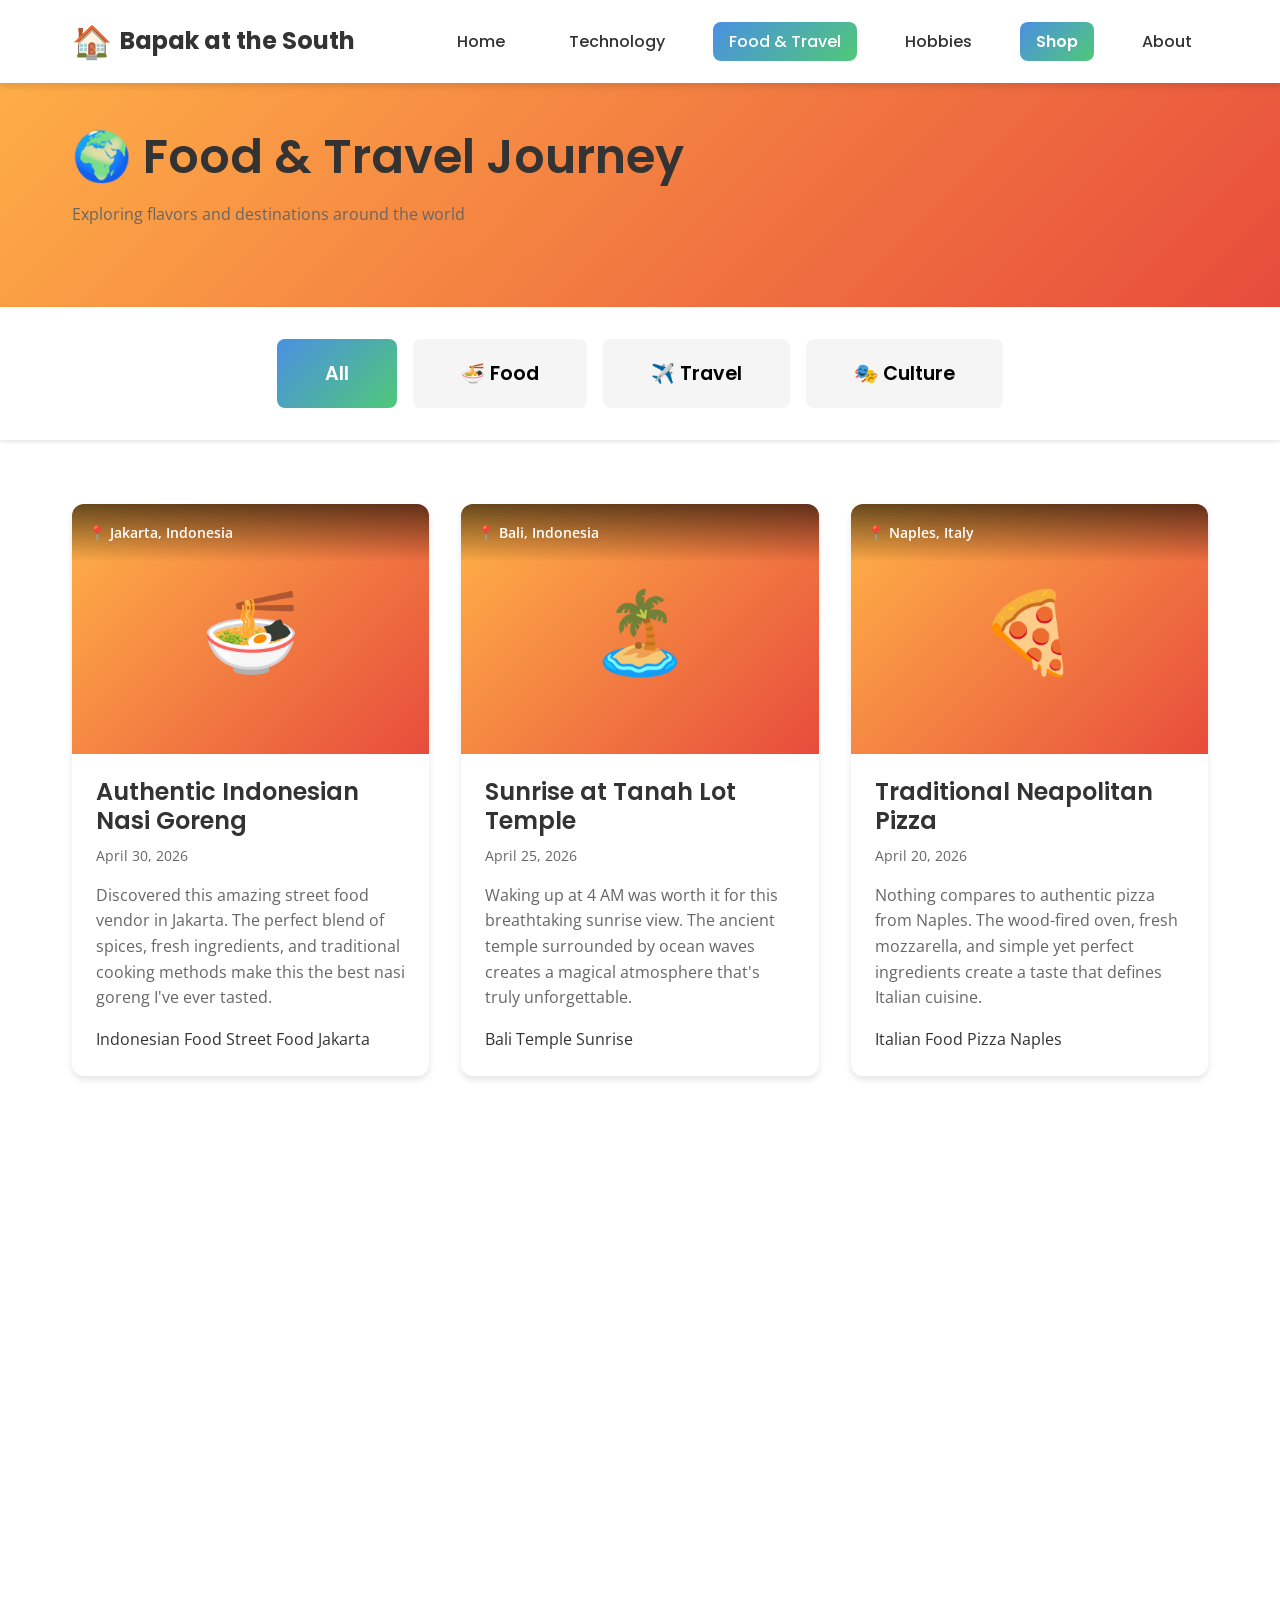
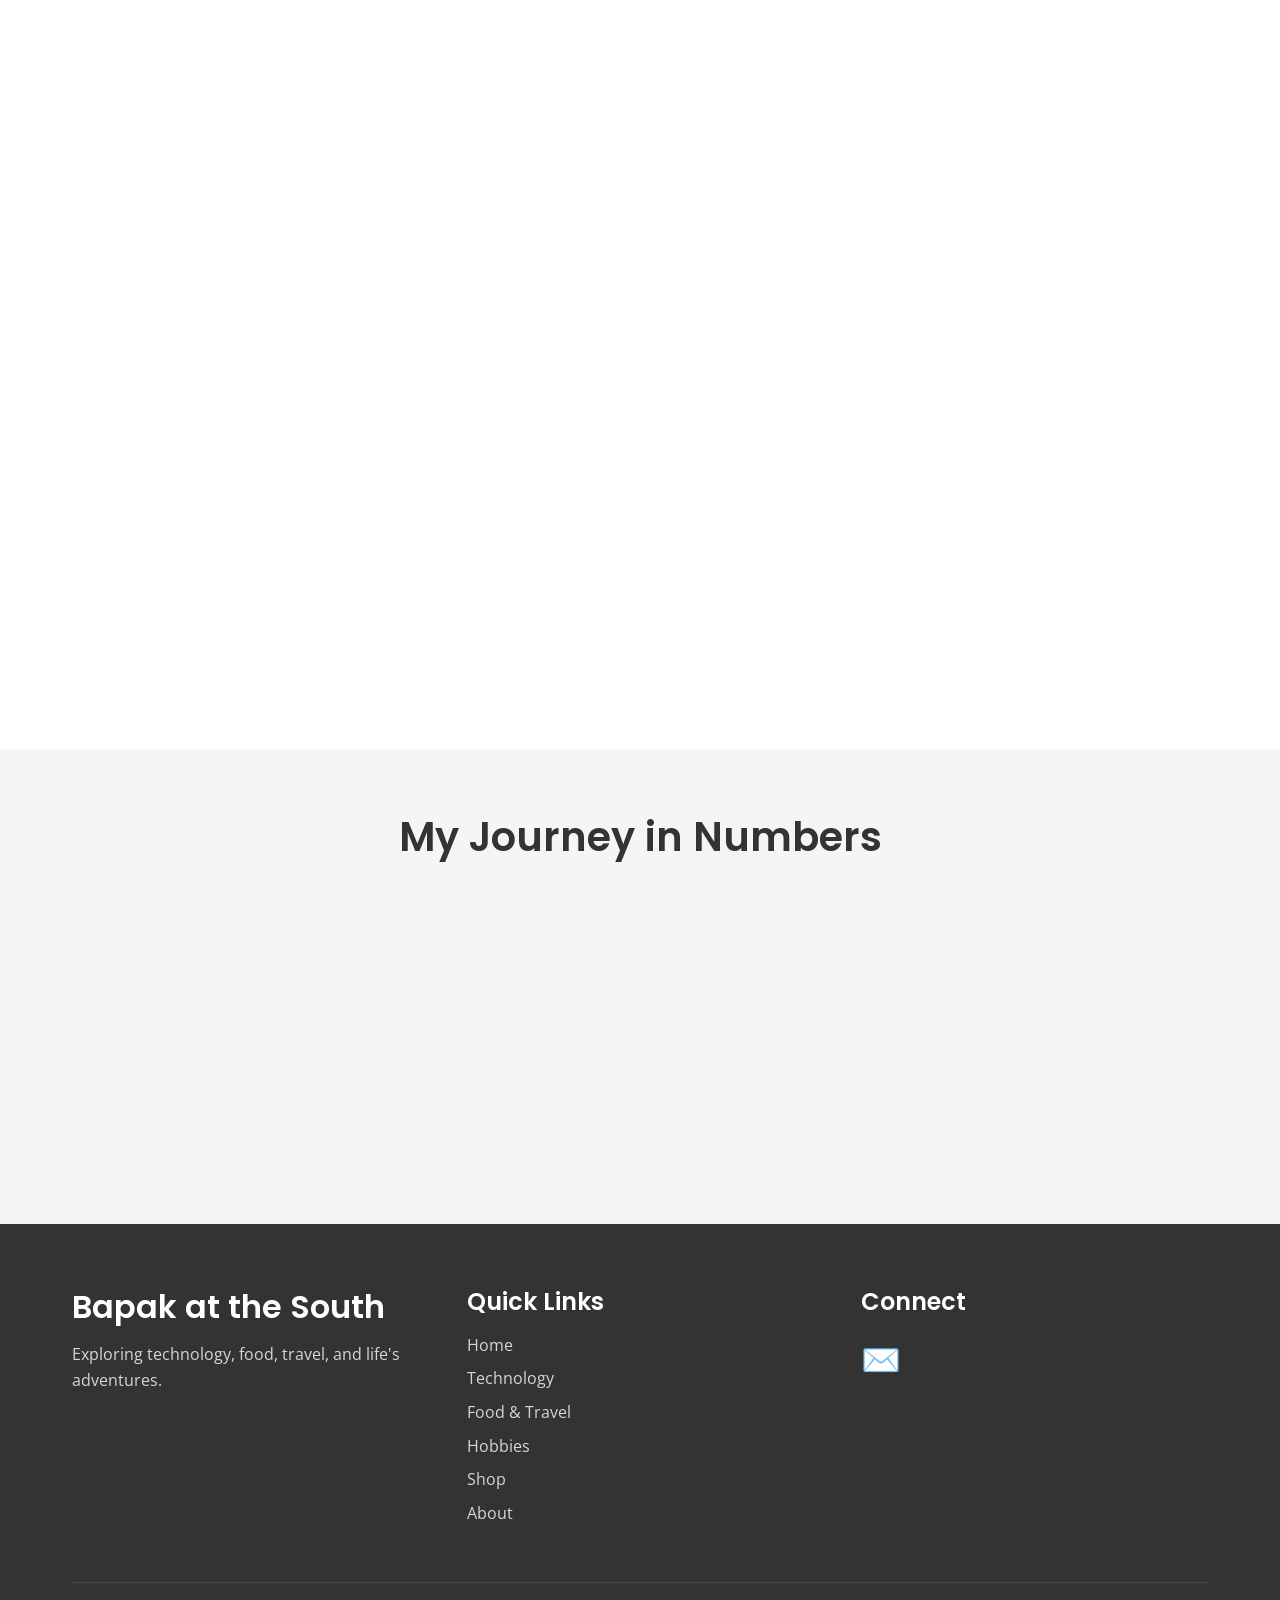
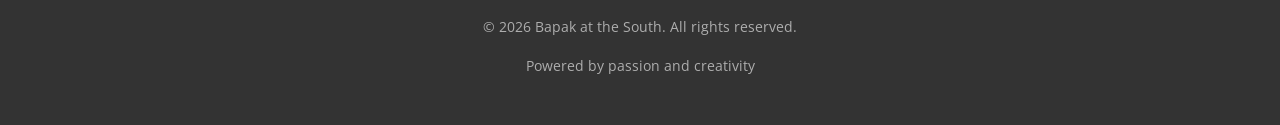
<file: food-travel.html>
<!DOCTYPE html>
<html lang="en">
<head>
    <meta charset="UTF-8">
    <meta name="viewport" content="width=device-width, initial-scale=1.0">
    <meta name="description" content="Food and travel adventures from around the world. Discover culinary experiences and travel destinations.">
    <meta name="keywords" content="food, travel, culinary, adventures, destinations, photography">
    <meta name="author" content="Bapak at the South">
    
    <title>Food & Travel - Bapak at the South</title>
    
    <!-- Google Fonts -->
    <link rel="preconnect" href="https://fonts.googleapis.com">
    <link rel="preconnect" href="https://fonts.gstatic.com" crossorigin>
    <link href="https://fonts.googleapis.com/css2?family=Poppins:wght@400;600;700&family=Open+Sans:wght@400;600&display=swap" rel="stylesheet">
    
    <!-- Stylesheets -->
    <link rel="stylesheet" href="css/style.css">
    <link rel="stylesheet" href="css/responsive.css">
    
    <link rel="icon" type="image/png" href="images/favicon.png">
</head>
<body>
    <!-- Navigation Bar -->
    <nav class="navbar" id="navbar">
        <div class="container">
            <div class="nav-wrapper">
                <a href="index.html" class="logo">
                    <span class="logo-icon">🏠</span>
                    <span class="logo-text">Bapak at the South</span>
                </a>
                
                <ul class="nav-menu" id="navMenu">
                    <li><a href="index.html" class="nav-link">Home</a></li>
                    <li><a href="technology.html" class="nav-link">Technology</a></li>
                    <li><a href="food-travel.html" class="nav-link active">Food & Travel</a></li>
                    <li><a href="hobbies.html" class="nav-link">Hobbies</a></li>
                    <li><a href="shop.html" class="nav-link shop-link">Shop</a></li>
                    <li><a href="about.html" class="nav-link">About</a></li>
                </ul>
                
                <button class="mobile-menu-toggle" id="mobileMenuToggle" aria-label="Toggle menu">
                    <span></span>
                    <span></span>
                    <span></span>
                </button>
            </div>
        </div>
    </nav>

    <!-- Page Header -->
    <section class="page-header travel-header">
        <div class="container">
            <h1 class="page-title fade-in">🌍 Food & Travel Journey</h1>
            <p class="page-subtitle fade-in-delay">Exploring flavors and destinations around the world</p>
        </div>
    </section>

    <!-- Filter Tabs -->
    <section class="filter-section">
        <div class="container">
            <div class="filter-tabs">
                <button class="filter-tab active" data-filter="all">All</button>
                <button class="filter-tab" data-filter="food">🍜 Food</button>
                <button class="filter-tab" data-filter="travel">✈️ Travel</button>
                <button class="filter-tab" data-filter="culture">🎭 Culture</button>
            </div>
        </div>
    </section>

    <!-- Photo Gallery -->
    <section class="gallery-section">
        <div class="container">
            <div class="gallery-grid">
                <!-- PHOTO CARD TEMPLATE - Copy this entire section to add new photo -->
                <div class="photo-card" data-category="food" data-aos="fade-up">
                    <div class="photo-image-placeholder">
                        <span class="photo-icon">🍜</span>
                    </div>
                    <div class="photo-overlay">
                        <span class="photo-location">📍 Jakarta, Indonesia</span>
                    </div>
                    <div class="photo-content">
                        <h3>Authentic Indonesian Nasi Goreng</h3>
                        <p class="photo-date">April 30, 2026</p>
                        <p class="photo-description">
                            Discovered this amazing street food vendor in Jakarta. The perfect blend of spices, 
                            fresh ingredients, and traditional cooking methods make this the best nasi goreng I've ever tasted.
                        </p>
                        <div class="photo-tags">
                            <span class="tag">Indonesian Food</span>
                            <span class="tag">Street Food</span>
                            <span class="tag">Jakarta</span>
                        </div>
                    </div>
                </div>
                <!-- END OF PHOTO CARD TEMPLATE -->

                <div class="photo-card" data-category="travel" data-aos="fade-up" data-aos-delay="100">
                    <div class="photo-image-placeholder">
                        <span class="photo-icon">🏝️</span>
                    </div>
                    <div class="photo-overlay">
                        <span class="photo-location">📍 Bali, Indonesia</span>
                    </div>
                    <div class="photo-content">
                        <h3>Sunrise at Tanah Lot Temple</h3>
                        <p class="photo-date">April 25, 2026</p>
                        <p class="photo-description">
                            Waking up at 4 AM was worth it for this breathtaking sunrise view. The ancient temple 
                            surrounded by ocean waves creates a magical atmosphere that's truly unforgettable.
                        </p>
                        <div class="photo-tags">
                            <span class="tag">Bali</span>
                            <span class="tag">Temple</span>
                            <span class="tag">Sunrise</span>
                        </div>
                    </div>
                </div>

                <div class="photo-card" data-category="food" data-aos="fade-up" data-aos-delay="200">
                    <div class="photo-image-placeholder">
                        <span class="photo-icon">🍕</span>
                    </div>
                    <div class="photo-overlay">
                        <span class="photo-location">📍 Naples, Italy</span>
                    </div>
                    <div class="photo-content">
                        <h3>Traditional Neapolitan Pizza</h3>
                        <p class="photo-date">April 20, 2026</p>
                        <p class="photo-description">
                            Nothing compares to authentic pizza from Naples. The wood-fired oven, fresh mozzarella, 
                            and simple yet perfect ingredients create a taste that defines Italian cuisine.
                        </p>
                        <div class="photo-tags">
                            <span class="tag">Italian Food</span>
                            <span class="tag">Pizza</span>
                            <span class="tag">Naples</span>
                        </div>
                    </div>
                </div>

                <div class="photo-card" data-category="culture" data-aos="fade-up">
                    <div class="photo-image-placeholder">
                        <span class="photo-icon">🎭</span>
                    </div>
                    <div class="photo-overlay">
                        <span class="photo-location">📍 Yogyakarta, Indonesia</span>
                    </div>
                    <div class="photo-content">
                        <h3>Traditional Wayang Kulit Performance</h3>
                        <p class="photo-date">April 15, 2026</p>
                        <p class="photo-description">
                            Experiencing the ancient art of shadow puppetry in Yogyakarta. The intricate stories, 
                            traditional gamelan music, and skilled puppeteers bring centuries of culture to life.
                        </p>
                        <div class="photo-tags">
                            <span class="tag">Culture</span>
                            <span class="tag">Traditional Art</span>
                            <span class="tag">Yogyakarta</span>
                        </div>
                    </div>
                </div>

                <div class="photo-card" data-category="travel" data-aos="fade-up" data-aos-delay="100">
                    <div class="photo-image-placeholder">
                        <span class="photo-icon">⛰️</span>
                    </div>
                    <div class="photo-overlay">
                        <span class="photo-location">📍 Mount Bromo, Indonesia</span>
                    </div>
                    <div class="photo-content">
                        <h3>Volcanic Sunrise Adventure</h3>
                        <p class="photo-date">April 10, 2026</p>
                        <p class="photo-description">
                            The challenging hike to Mount Bromo's viewpoint rewarded us with one of nature's most 
                            spectacular shows. The sunrise over the volcanic landscape is absolutely mesmerizing.
                        </p>
                        <div class="photo-tags">
                            <span class="tag">Adventure</span>
                            <span class="tag">Volcano</span>
                            <span class="tag">Hiking</span>
                        </div>
                    </div>
                </div>

                <div class="photo-card" data-category="food" data-aos="fade-up" data-aos-delay="200">
                    <div class="photo-image-placeholder">
                        <span class="photo-icon">🍣</span>
                    </div>
                    <div class="photo-overlay">
                        <span class="photo-location">📍 Tokyo, Japan</span>
                    </div>
                    <div class="photo-content">
                        <h3>Omakase Sushi Experience</h3>
                        <p class="photo-date">April 5, 2026</p>
                        <p class="photo-description">
                            An unforgettable omakase experience at a small sushi bar in Tokyo. Each piece crafted 
                            with precision, showcasing the freshest fish and the chef's incredible skill.
                        </p>
                        <div class="photo-tags">
                            <span class="tag">Japanese Food</span>
                            <span class="tag">Sushi</span>
                            <span class="tag">Tokyo</span>
                        </div>
                    </div>
                </div>

                <div class="photo-card" data-category="travel" data-aos="fade-up">
                    <div class="photo-image-placeholder">
                        <span class="photo-icon">🏖️</span>
                    </div>
                    <div class="photo-overlay">
                        <span class="photo-location">📍 Raja Ampat, Indonesia</span>
                    </div>
                    <div class="photo-content">
                        <h3>Paradise Islands of Raja Ampat</h3>
                        <p class="photo-date">March 28, 2026</p>
                        <p class="photo-description">
                            Crystal clear waters, pristine beaches, and incredible marine biodiversity. Raja Ampat 
                            is truly one of the most beautiful places on Earth and a diver's paradise.
                        </p>
                        <div class="photo-tags">
                            <span class="tag">Beach</span>
                            <span class="tag">Diving</span>
                            <span class="tag">Paradise</span>
                        </div>
                    </div>
                </div>

                <div class="photo-card" data-category="culture" data-aos="fade-up" data-aos-delay="100">
                    <div class="photo-image-placeholder">
                        <span class="photo-icon">🏛️</span>
                    </div>
                    <div class="photo-overlay">
                        <span class="photo-location">📍 Borobudur, Indonesia</span>
                    </div>
                    <div class="photo-content">
                        <h3>Ancient Buddhist Temple</h3>
                        <p class="photo-date">March 22, 2026</p>
                        <p class="photo-description">
                            Exploring the magnificent Borobudur temple at sunrise. This 9th-century Buddhist temple 
                            is a UNESCO World Heritage site and an architectural masterpiece.
                        </p>
                        <div class="photo-tags">
                            <span class="tag">History</span>
                            <span class="tag">Temple</span>
                            <span class="tag">UNESCO</span>
                        </div>
                    </div>
                </div>

                <div class="photo-card" data-category="food" data-aos="fade-up" data-aos-delay="200">
                    <div class="photo-image-placeholder">
                        <span class="photo-icon">🥘</span>
                    </div>
                    <div class="photo-overlay">
                        <span class="photo-location">📍 Padang, Indonesia</span>
                    </div>
                    <div class="photo-content">
                        <h3>Authentic Padang Cuisine</h3>
                        <p class="photo-date">March 15, 2026</p>
                        <p class="photo-description">
                            The famous Padang-style dining experience with dozens of dishes served at once. 
                            Rich, spicy, and incredibly flavorful - this is Indonesian cuisine at its finest.
                        </p>
                        <div class="photo-tags">
                            <span class="tag">Indonesian Food</span>
                            <span class="tag">Spicy</span>
                            <span class="tag">Traditional</span>
                        </div>
                    </div>
                </div>
            </div>
        </div>
    </section>

    <!-- Travel Stats -->
    <section class="stats-section">
        <div class="container">
            <h2 class="section-title">My Journey in Numbers</h2>
            <div class="stats-grid">
                <div class="stat-card" data-aos="zoom-in">
                    <div class="stat-icon">🌍</div>
                    <div class="stat-number">15</div>
                    <div class="stat-label">Countries Visited</div>
                </div>
                <div class="stat-card" data-aos="zoom-in" data-aos-delay="100">
                    <div class="stat-icon">🍜</div>
                    <div class="stat-number">200+</div>
                    <div class="stat-label">Dishes Tried</div>
                </div>
                <div class="stat-card" data-aos="zoom-in" data-aos-delay="200">
                    <div class="stat-icon">📸</div>
                    <div class="stat-number">5000+</div>
                    <div class="stat-label">Photos Taken</div>
                </div>
                <div class="stat-card" data-aos="zoom-in" data-aos-delay="300">
                    <div class="stat-icon">✈️</div>
                    <div class="stat-number">50+</div>
                    <div class="stat-label">Flights Boarded</div>
                </div>
            </div>
        </div>
    </section>

    <!-- Footer -->
    <footer class="footer">
        <div class="container">
            <div class="footer-content">
                <div class="footer-section">
                    <h3>Bapak at the South</h3>
                    <p>Exploring technology, food, travel, and life's adventures.</p>
                </div>
                
                <div class="footer-section">
                    <h4>Quick Links</h4>
                    <ul class="footer-links">
                        <li><a href="index.html">Home</a></li>
                        <li><a href="technology.html">Technology</a></li>
                        <li><a href="food-travel.html">Food & Travel</a></li>
                        <li><a href="hobbies.html">Hobbies</a></li>
                        <li><a href="shop.html">Shop</a></li>
                        <li><a href="about.html">About</a></li>
                    </ul>
                </div>
                
                <div class="footer-section">
                    <h4>Connect</h4>
                  <div class="social-links">
    <a href="mailto:dnpbelajarai@outlook.com" style="font-size: 2rem;">✉️</a>
</div>
                </div>
            </div>
            
            <div class="footer-bottom">
                <p>&copy; 2026 Bapak at the South. All rights reserved.</p>
                <p>Powered by passion and creativity</p>
            </div>
        </div>
    </footer>

    <!-- Lightbox Modal -->
    <div id="lightbox" class="lightbox">
        <span class="lightbox-close">&times;</span>
        <div class="lightbox-content">
            <div class="lightbox-image-placeholder">
                <span class="lightbox-icon">🖼️</span>
            </div>
            <div class="lightbox-info">
                <h3 id="lightbox-title">Photo Title</h3>
                <p id="lightbox-description">Photo description</p>
            </div>
        </div>
    </div>

    <!-- JavaScript -->
    <script src="js/main.js"></script>
    
    <style>
        /* Additional styles for Food & Travel page */
        .travel-header {
            background: linear-gradient(135deg, #FFB347 0%, #E74C3C 100%); padding: 8rem 0 4rem;
        }
        
        .filter-section {
            background: var(--white);
            padding: 2rem 0;
            box-shadow: var(--shadow-sm);
            position: sticky;
            top: 70px;
            z-index: 100;
        }
        
        .filter-tabs {
            display: flex;
            gap: 1rem;
            justify-content: center;
            flex-wrap: wrap;
        }
        
        .filter-tab {
            padding: 1.25rem 3rem;
            background: var(--light-gray);
            border: none;
            border-radius: var(--radius-md);
            font-family: var(--font-primary);
            font-size: 1.2rem;
            font-weight: 600;
            cursor: pointer;
            transition: var(--transition-fast);
        }
        
        .filter-tab:hover {
            background: var(--medium-gray);
        }
        
        .filter-tab.active {
            background: var(--gradient-primary);
            color: var(--white);
        }
        
        .gallery-section {
            padding: 4rem 0;
        }
        
        .gallery-grid {
            display: grid;
            grid-template-columns: repeat(auto-fill, minmax(350px, 1fr));
            gap: 2rem;
        }
        
        .photo-card {
            background: var(--white);
            border-radius: var(--radius-lg);
            overflow: hidden;
            box-shadow: var(--shadow-md);
            transition: var(--transition-normal);
            cursor: pointer;
        }
        
        .photo-card:hover {
            transform: translateY(-10px);
            box-shadow: var(--shadow-xl);
        }
        
        .photo-image-placeholder {
            position: relative;
            width: 100%;
            height: 250px;
            background: var(--gradient-secondary);
            display: flex;
            align-items: center;
            justify-content: center;
        }
        
        .photo-icon {
            font-size: 5rem;
        }
        
        .photo-overlay {
            position: absolute;
            top: 0;
            left: 0;
            right: 0;
            padding: 1rem;
            background: linear-gradient(to bottom, rgba(0,0,0,0.6), transparent);
        }
        
        .photo-location {
            color: var(--white);
            font-weight: 600;
            font-size: 0.9rem;
        }
        
        .photo-content {
            padding: 1.5rem;
        }
        
        .photo-content h3 {
            font-size: 1.5rem;
            margin-bottom: 0.5rem;
            color: var(--dark-gray);
        }
        
        .photo-date {
            color: var(--text-gray);
            font-size: 0.9rem;
            margin-bottom: 1rem;
        }
        
        .photo-description {
            color: var(--text-gray);
            line-height: 1.6;
            margin-bottom: 1rem;
        }
        
        .stats-section {
            background: var(--light-gray);
            padding: 4rem 0;
        }
        
        .stats-grid {
            display: grid;
            grid-template-columns: repeat(auto-fit, minmax(200px, 1fr));
            gap: 2rem;
            margin-top: 2rem;
        }
        
        .stat-card {
            background: var(--white);
            padding: 2rem;
            border-radius: var(--radius-lg);
            text-align: center;
            box-shadow: var(--shadow-md);
        }
        
        .stat-icon {
            font-size: 3rem;
            margin-bottom: 1rem;
        }
        
        .stat-number {
            font-size: 3rem;
            font-weight: 700;
            color: var(--primary-color);
            margin-bottom: 0.5rem;
        }
        
        .stat-label {
            color: var(--text-gray);
            font-weight: 600;
        }
        
        /* Lightbox */
        .lightbox {
            display: none;
            position: fixed;
            top: 0;
            left: 0;
            width: 100%;
            height: 100%;
            background: rgba(0, 0, 0, 0.9);
            z-index: 10000;
            align-items: center;
            justify-content: center;
        }
        
        .lightbox.active {
            display: flex;
        }
        
        .lightbox-close {
            position: absolute;
            top: 2rem;
            right: 2rem;
            font-size: 3rem;
            color: var(--white);
            cursor: pointer;
            z-index: 10001;
        }
        
        .lightbox-content {
            max-width: 900px;
            width: 90%;
            background: var(--white);
            border-radius: var(--radius-lg);
            overflow: hidden;
        }
        
        .lightbox-image-placeholder {
            width: 100%;
            height: 500px;
            background: var(--gradient-primary);
            display: flex;
            align-items: center;
            justify-content: center;
        }
        
        .lightbox-icon {
            font-size: 8rem;
        }
        
        .lightbox-info {
            padding: 2rem;
        }
        
        @media (max-width: 768px) {
            .gallery-grid {
                grid-template-columns: 1fr;
            }
            
            .filter-tabs {
                gap: 0.5rem;
            }
            
            .filter-tab {
                padding: 0.5rem 1rem;
                font-size: 0.9rem;
            }
            
            .stats-grid {
                grid-template-columns: repeat(2, 1fr);
            }
            
            .lightbox-image-placeholder {
                height: 300px;
            }
        }
    </style>
    
    <script>
        // Filter functionality
        const filterTabs = document.querySelectorAll('.filter-tab');
        const photoCards = document.querySelectorAll('.photo-card');
        
        filterTabs.forEach(tab => {
            tab.addEventListener('click', function() {
                // Remove active class from all tabs
                filterTabs.forEach(t => t.classList.remove('active'));
                // Add active class to clicked tab
                this.classList.add('active');
                
                const filter = this.getAttribute('data-filter');
                
                // Filter photos
                photoCards.forEach(card => {
                    if (filter === 'all' || card.getAttribute('data-category') === filter) {
                        card.style.display = 'block';
                    } else {
                        card.style.display = 'none';
                    }
                });
            });
        });
        
        // Lightbox functionality (basic version)
        const lightbox = document.getElementById('lightbox');
        const lightboxClose = document.querySelector('.lightbox-close');
        
        photoCards.forEach(card => {
            card.addEventListener('click', function() {
                const title = this.querySelector('h3').textContent;
                const description = this.querySelector('.photo-description').textContent;
                
                document.getElementById('lightbox-title').textContent = title;
                document.getElementById('lightbox-description').textContent = description;
                
                lightbox.classList.add('active');
                document.body.style.overflow = 'hidden';
            });
        });
        
        lightboxClose.addEventListener('click', function() {
            lightbox.classList.remove('active');
            document.body.style.overflow = '';
        });
        
        lightbox.addEventListener('click', function(e) {
            if (e.target === lightbox) {
                lightbox.classList.remove('active');
                document.body.style.overflow = '';
            }
        });
    </script>
</body>
</html>
</file>
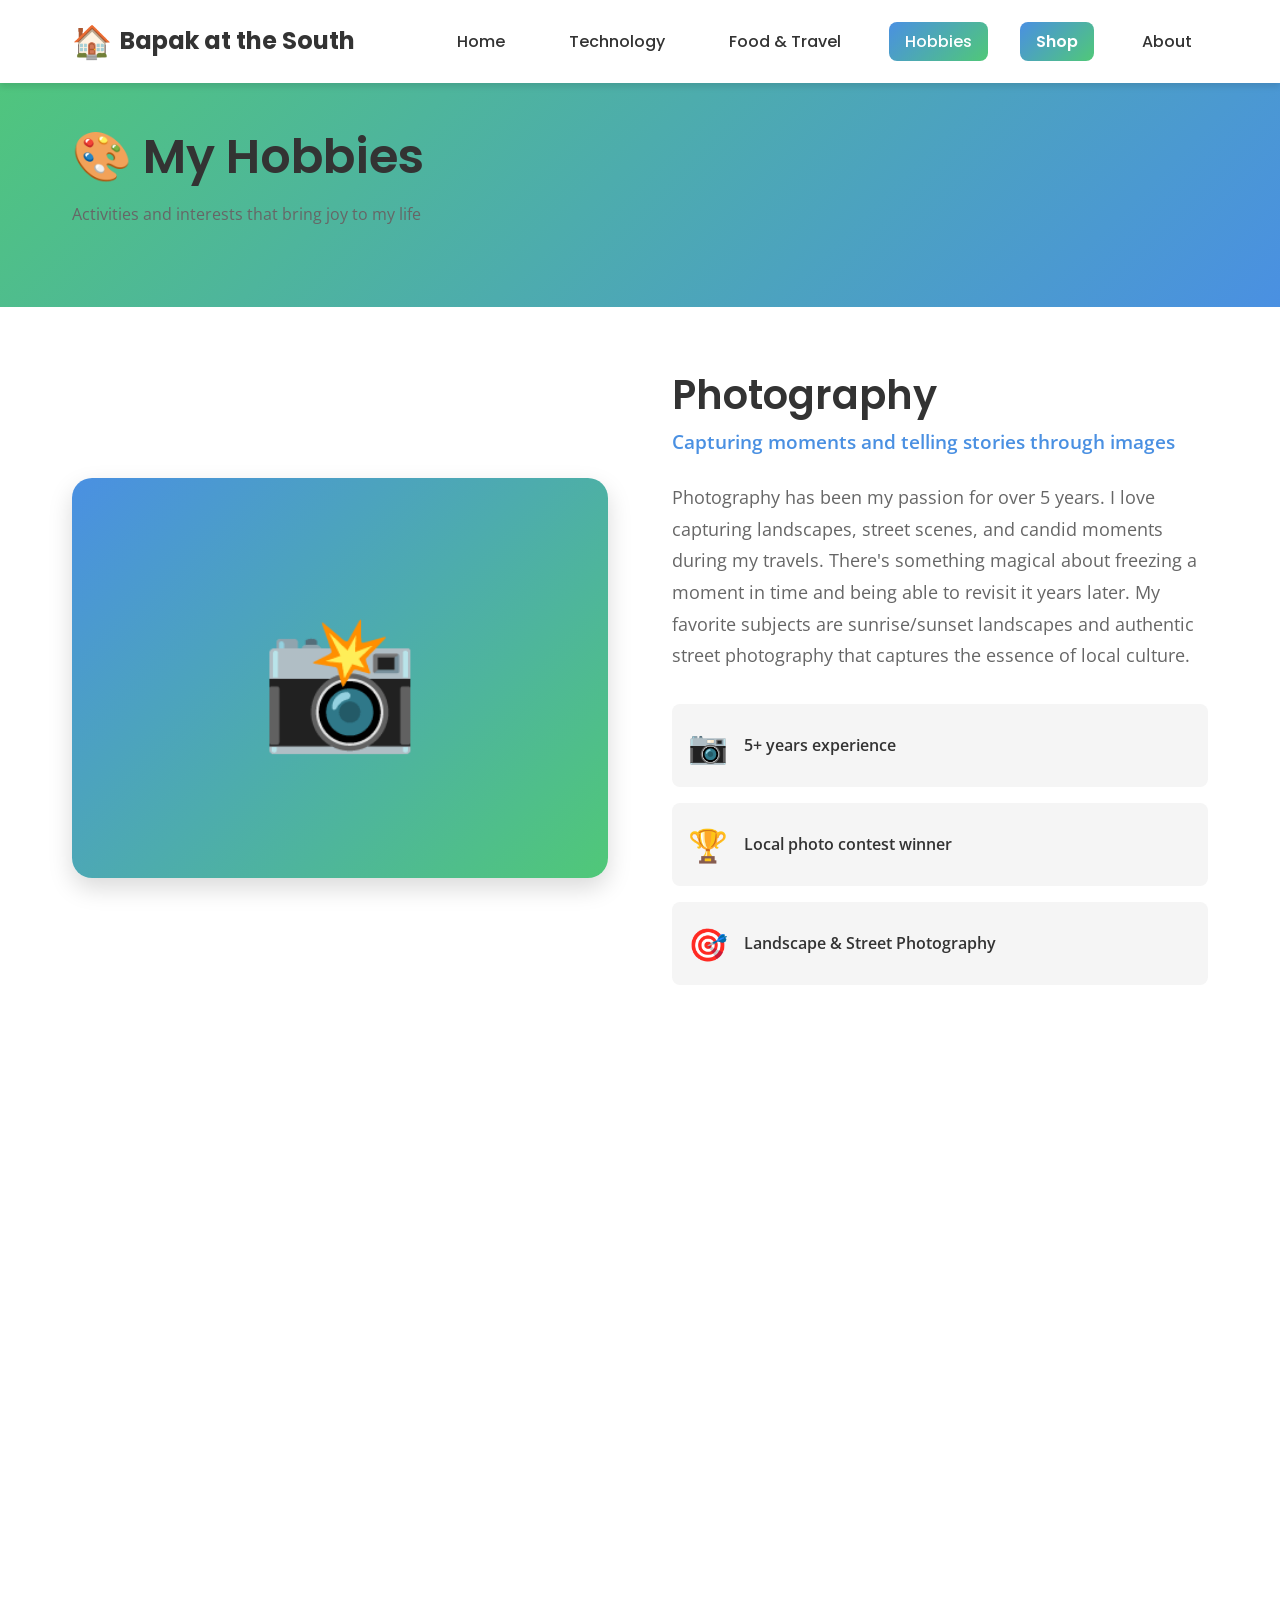
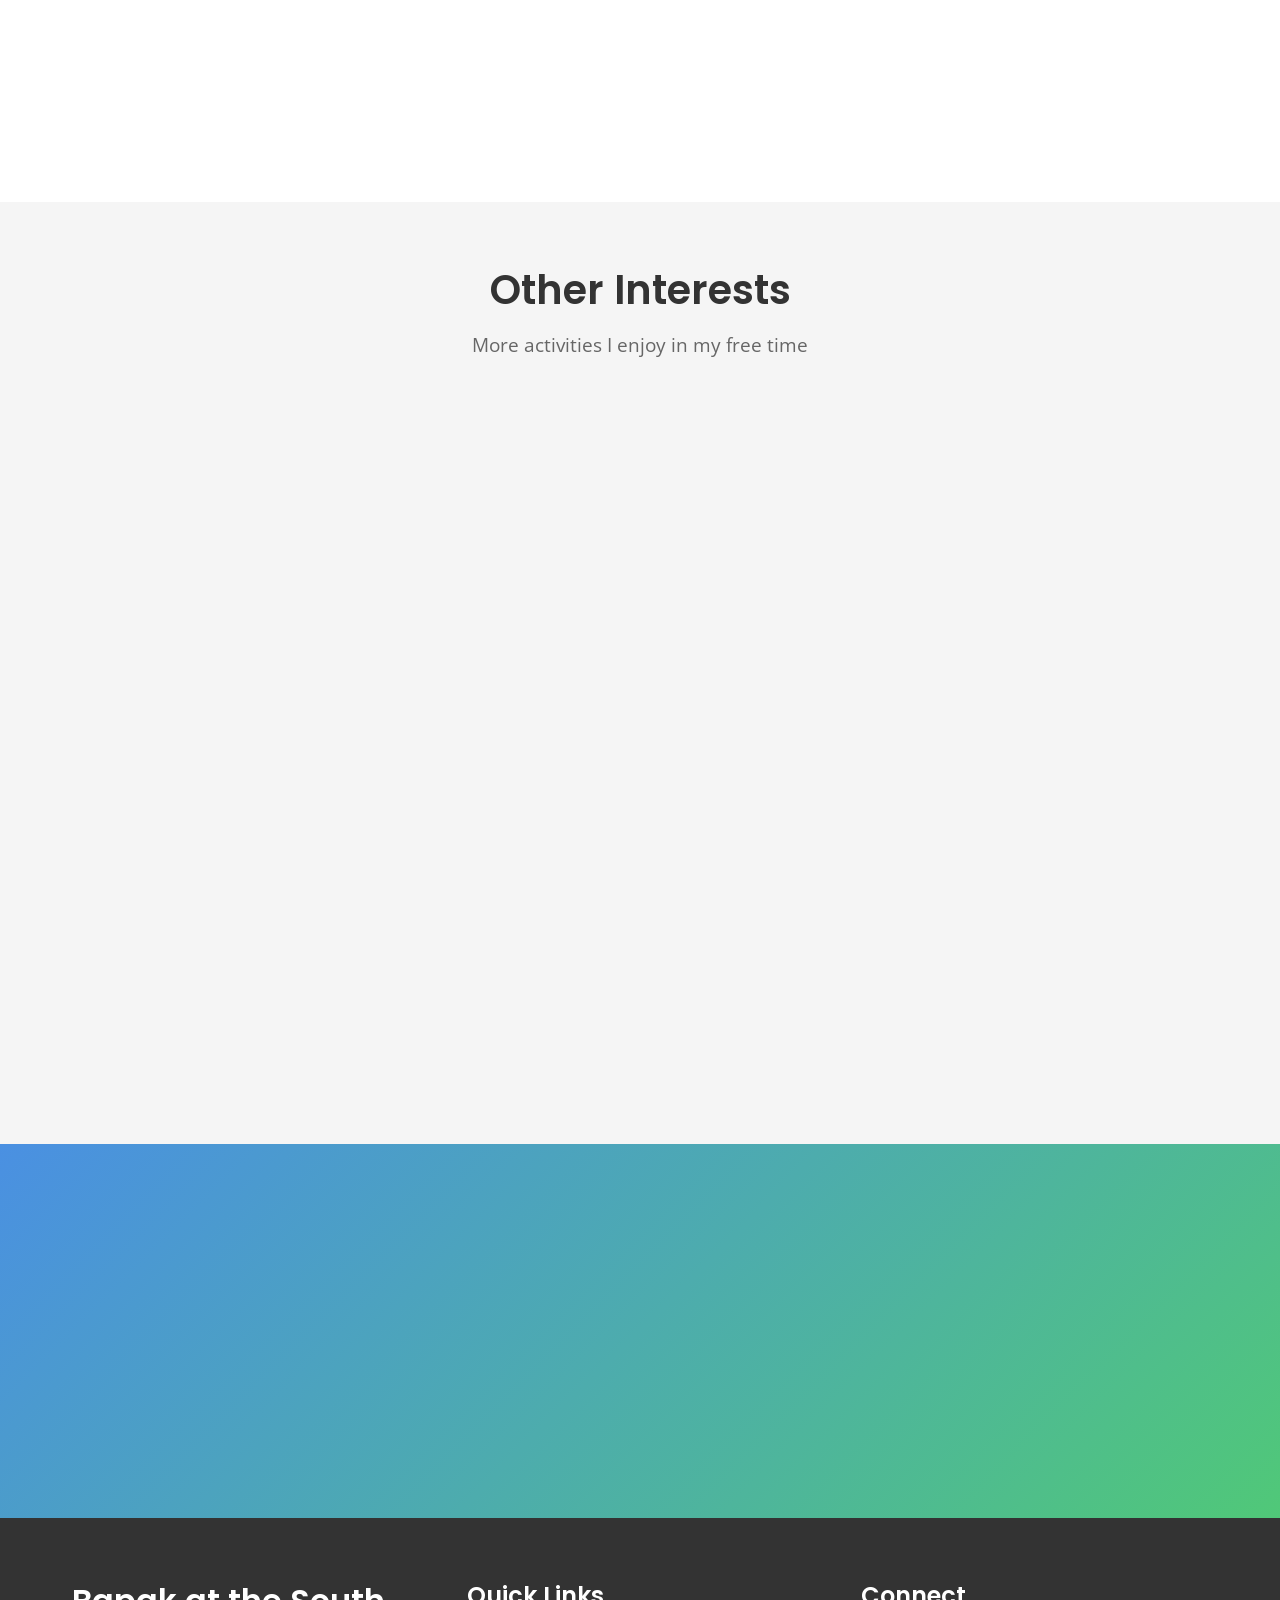
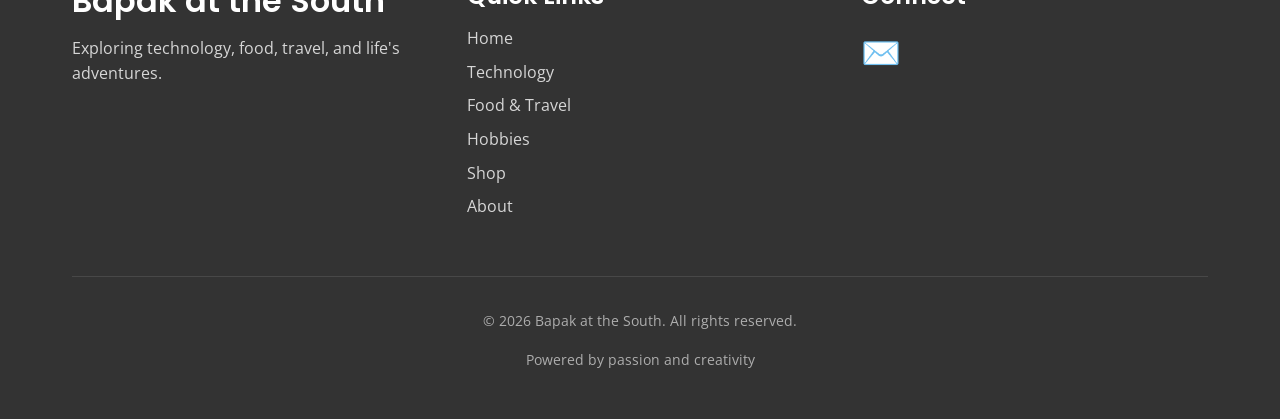
<file: hobbies.html>
<!DOCTYPE html>
<html lang="en">
<head>
    <meta charset="UTF-8">
    <meta name="viewport" content="width=device-width, initial-scale=1.0">
    <meta name="description" content="Personal hobbies, interests, and creative projects that bring joy to everyday life.">
    <meta name="keywords" content="hobbies, interests, creative projects, personal activities">
    <meta name="author" content="Bapak at the South">
    
    <title>Hobbies - Bapak at the South</title>
    
    <!-- Google Fonts -->
    <link rel="preconnect" href="https://fonts.googleapis.com">
    <link rel="preconnect" href="https://fonts.gstatic.com" crossorigin>
    <link href="https://fonts.googleapis.com/css2?family=Poppins:wght@400;600;700&family=Open+Sans:wght@400;600&display=swap" rel="stylesheet">
    
    <!-- Stylesheets -->
    <link rel="stylesheet" href="css/style.css">
    <link rel="stylesheet" href="css/responsive.css">
    
    <link rel="icon" type="image/png" href="images/favicon.png">
</head>
<body>
    <!-- Navigation Bar -->
    <nav class="navbar" id="navbar">
        <div class="container">
            <div class="nav-wrapper">
                <a href="index.html" class="logo">
                    <span class="logo-icon">🏠</span>
                    <span class="logo-text">Bapak at the South</span>
                </a>
                
                <ul class="nav-menu" id="navMenu">
                    <li><a href="index.html" class="nav-link">Home</a></li>
                    <li><a href="technology.html" class="nav-link">Technology</a></li>
                    <li><a href="food-travel.html" class="nav-link">Food & Travel</a></li>
                    <li><a href="hobbies.html" class="nav-link active">Hobbies</a></li>
                    <li><a href="shop.html" class="nav-link shop-link">Shop</a></li>
                    <li><a href="about.html" class="nav-link">About</a></li>
                </ul>
                
                <button class="mobile-menu-toggle" id="mobileMenuToggle" aria-label="Toggle menu">
                    <span></span>
                    <span></span>
                    <span></span>
                </button>
            </div>
        </div>
    </nav>

    <!-- Page Header -->
    <section class="page-header hobbies-header">
        <div class="container">
            <h1 class="page-title fade-in">🎨 My Hobbies</h1>
            <p class="page-subtitle fade-in-delay">Activities and interests that bring joy to my life</p>
        </div>
    </section>

    <!-- Main Hobbies Section -->
    <section class="hobbies-section">
        <div class="container">
            <!-- HOBBY CARD TEMPLATE - Copy this entire section to add new hobby -->
            <div class="hobby-showcase" data-aos="fade-up">
                <div class="hobby-image-wrapper">
                    <div class="hobby-image-placeholder">
                        <span class="hobby-icon">📸</span>
                    </div>
                </div>
                <div class="hobby-content">
                    <h2>Photography</h2>
                    <p class="hobby-subtitle">Capturing moments and telling stories through images</p>
                    <p class="hobby-description">
                        Photography has been my passion for over 5 years. I love capturing landscapes, street scenes, 
                        and candid moments during my travels. There's something magical about freezing a moment in time 
                        and being able to revisit it years later. My favorite subjects are sunrise/sunset landscapes 
                        and authentic street photography that captures the essence of local culture.
                    </p>
                    <div class="hobby-highlights">
                        <div class="highlight-item">
                            <span class="highlight-icon">📷</span>
                            <span class="highlight-text">5+ years experience</span>
                        </div>
                        <div class="highlight-item">
                            <span class="highlight-icon">🏆</span>
                            <span class="highlight-text">Local photo contest winner</span>
                        </div>
                        <div class="highlight-item">
                            <span class="highlight-icon">🎯</span>
                            <span class="highlight-text">Landscape & Street Photography</span>
                        </div>
                    </div>
                </div>
            </div>
            <!-- END OF HOBBY CARD TEMPLATE -->

            <div class="hobby-showcase reverse" data-aos="fade-up">
                <div class="hobby-image-wrapper">
                    <div class="hobby-image-placeholder">
                        <span class="hobby-icon">📚</span>
                    </div>
                </div>
                <div class="hobby-content">
                    <h2>Reading & Learning</h2>
                    <p class="hobby-subtitle">Continuous growth through books and knowledge</p>
                    <p class="hobby-description">
                        I'm an avid reader with a particular interest in technology, personal development, and history. 
                        Reading opens up new worlds and perspectives, helping me grow both personally and professionally. 
                        I typically read 2-3 books per month, ranging from technical programming books to philosophical 
                        works and historical narratives. My favorite genres include science fiction, biographies, and 
                        books about innovation and entrepreneurship.
                    </p>
                    <div class="hobby-highlights">
                        <div class="highlight-item">
                            <span class="highlight-icon">📖</span>
                            <span class="highlight-text">30+ books per year</span>
                        </div>
                        <div class="highlight-item">
                            <span class="highlight-icon">🎓</span>
                            <span class="highlight-text">Lifelong learner</span>
                        </div>
                        <div class="highlight-item">
                            <span class="highlight-icon">💡</span>
                            <span class="highlight-text">Tech & Personal Development</span>
                        </div>
                    </div>
                </div>
            </div>

            <div class="hobby-showcase" data-aos="fade-up">
                <div class="hobby-image-wrapper">
                    <div class="hobby-image-placeholder">
                        <span class="hobby-icon">🎮</span>
                    </div>
                </div>
                <div class="hobby-content">
                    <h2>Gaming</h2>
                    <p class="hobby-subtitle">Strategic thinking and entertainment through video games</p>
                    <p class="hobby-description">
                        Gaming is my way to unwind and challenge my strategic thinking. I enjoy a variety of games, 
                        from strategy and puzzle games to open-world adventures. Gaming has taught me problem-solving, 
                        teamwork, and persistence. I particularly enjoy games with rich storytelling and those that 
                        require strategic planning. It's also a great way to connect with friends online.
                    </p>
                    <div class="hobby-highlights">
                        <div class="highlight-item">
                            <span class="highlight-icon">🎯</span>
                            <span class="highlight-text">Strategy & RPG games</span>
                        </div>
                        <div class="highlight-item">
                            <span class="highlight-icon">🤝</span>
                            <span class="highlight-text">Team player</span>
                        </div>
                        <div class="highlight-item">
                            <span class="highlight-icon">🏅</span>
                            <span class="highlight-text">Casual competitive</span>
                        </div>
                    </div>
                </div>
            </div>

            <div class="hobby-showcase reverse" data-aos="fade-up">
                <div class="hobby-image-wrapper">
                    <div class="hobby-image-placeholder">
                        <span class="hobby-icon">🏃</span>
                    </div>
                </div>
                <div class="hobby-content">
                    <h2>Fitness & Running</h2>
                    <p class="hobby-subtitle">Maintaining health and pushing physical limits</p>
                    <p class="hobby-description">
                        Staying active is essential for both physical and mental health. I run 3-4 times a week, 
                        usually early in the morning when the air is fresh and the city is quiet. Running helps me 
                        clear my mind, stay energized, and maintain focus throughout the day. I've completed several 
                        5K and 10K races, and I'm currently training for my first half-marathon.
                    </p>
                    <div class="hobby-highlights">
                        <div class="highlight-item">
                            <span class="highlight-icon">🏃</span>
                            <span class="highlight-text">3-4 runs per week</span>
                        </div>
                        <div class="highlight-item">
                            <span class="highlight-icon">🎯</span>
                            <span class="highlight-text">Half-marathon training</span>
                        </div>
                        <div class="highlight-item">
                            <span class="highlight-icon">💪</span>
                            <span class="highlight-text">Health & wellness focus</span>
                        </div>
                    </div>
                </div>
            </div>
        </div>
    </section>

    <!-- Other Interests Grid -->
    <section class="interests-section">
        <div class="container">
            <h2 class="section-title">Other Interests</h2>
            <p class="section-subtitle">More activities I enjoy in my free time</p>
            
            <div class="interests-grid">
                <div class="interest-card" data-aos="zoom-in">
                    <div class="interest-icon">🎵</div>
                    <h3>Music</h3>
                    <p>Listening to various genres, from jazz to electronic music. Music is my constant companion.</p>
                </div>
                
                <div class="interest-card" data-aos="zoom-in" data-aos-delay="100">
                    <div class="interest-icon">🍳</div>
                    <h3>Cooking</h3>
                    <p>Experimenting with new recipes and cuisines. Love trying to recreate dishes from my travels.</p>
                </div>
                
                <div class="interest-card" data-aos="zoom-in" data-aos-delay="200">
                    <div class="interest-icon">✍️</div>
                    <h3>Writing</h3>
                    <p>Blogging about technology, travel experiences, and sharing knowledge with others.</p>
                </div>
                
                <div class="interest-card" data-aos="zoom-in">
                    <div class="interest-icon">🎬</div>
                    <h3>Movies & Series</h3>
                    <p>Enjoying good storytelling through films and TV series, especially sci-fi and documentaries.</p>
                </div>
                
                <div class="interest-card" data-aos="zoom-in" data-aos-delay="100">
                    <div class="interest-icon">🌱</div>
                    <h3>Gardening</h3>
                    <p>Growing herbs and small plants. There's something therapeutic about nurturing living things.</p>
                </div>
                
                <div class="interest-card" data-aos="zoom-in" data-aos-delay="200">
                    <div class="interest-icon">🧩</div>
                    <h3>Puzzles</h3>
                    <p>Solving puzzles and brain teasers. Great for keeping the mind sharp and focused.</p>
                </div>
            </div>
        </div>
    </section>

    <!-- Quote Section -->
    <section class="quote-section">
        <div class="container">
            <div class="quote-content" data-aos="fade-up">
                <blockquote>
                    "Life is not about finding yourself. Life is about creating yourself through the things you love to do."
                </blockquote>
                <p class="quote-author">— Personal Philosophy</p>
            </div>
        </div>
    </section>

    <!-- Footer -->
    <footer class="footer">
        <div class="container">
            <div class="footer-content">
                <div class="footer-section">
                    <h3>Bapak at the South</h3>
                    <p>Exploring technology, food, travel, and life's adventures.</p>
                </div>
                
                <div class="footer-section">
                    <h4>Quick Links</h4>
                    <ul class="footer-links">
                        <li><a href="index.html">Home</a></li>
                        <li><a href="technology.html">Technology</a></li>
                        <li><a href="food-travel.html">Food & Travel</a></li>
                        <li><a href="hobbies.html">Hobbies</a></li>
                        <li><a href="shop.html">Shop</a></li>
                        <li><a href="about.html">About</a></li>
                    </ul>
                </div>
                
                <div class="footer-section">
                    <h4>Connect</h4>
                  <div class="social-links">
    <a href="mailto:dnpbelajarai@outlook.com" style="font-size: 2rem;">✉️</a>
</div>
                </div>
            </div>
            
            <div class="footer-bottom">
                <p>&copy; 2026 Bapak at the South. All rights reserved.</p>
                <p>Powered by passion and creativity</p>
            </div>
        </div>
    </footer>

    <!-- JavaScript -->
    <script src="js/main.js"></script>
    
    <style>
        /* Additional styles for Hobbies page */
        .hobbies-header {
            background: linear-gradient(135deg, #50C878 0%, #4A90E2 100%); padding: 8rem 0 4rem;
        }
        
        .hobbies-section {
            padding: 4rem 0;
        }
        
        .hobby-showcase {
            display: grid;
            grid-template-columns: 1fr 1fr;
            gap: 4rem;
            align-items: center;
            margin-bottom: 6rem;
        }
        
        .hobby-showcase.reverse {
            direction: rtl;
        }
        
        .hobby-showcase.reverse > * {
            direction: ltr;
        }
        
        .hobby-image-placeholder {
            width: 100%;
            height: 400px;
            background: var(--gradient-primary);
            border-radius: var(--radius-xl);
            display: flex;
            align-items: center;
            justify-content: center;
            box-shadow: var(--shadow-lg);
        }
        
        .hobby-icon {
            font-size: 8rem;
        }
        
        .hobby-content h2 {
            font-size: 2.5rem;
            margin-bottom: 0.5rem;
            color: var(--dark-gray);
        }
        
        .hobby-subtitle {
            font-size: 1.2rem;
            color: var(--primary-color);
            font-weight: 600;
            margin-bottom: 1.5rem;
        }
        
        .hobby-description {
            color: var(--text-gray);
            line-height: 1.8;
            margin-bottom: 2rem;
            font-size: 1.1rem;
        }
        
        .hobby-highlights {
            display: flex;
            flex-direction: column;
            gap: 1rem;
        }
        
        .highlight-item {
            display: flex;
            align-items: center;
            gap: 1rem;
            padding: 1rem;
            background: var(--light-gray);
            border-radius: var(--radius-md);
        }
        
        .highlight-icon {
            font-size: 2rem;
        }
        
        .highlight-text {
            font-weight: 600;
            color: var(--dark-gray);
        }
        
        .interests-section {
            background: var(--light-gray);
            padding: 4rem 0;
        }
        
        .interests-grid {
            display: grid;
            grid-template-columns: repeat(auto-fit, minmax(280px, 1fr));
            gap: 2rem;
            margin-top: 2rem;
        }
        
        .interest-card {
            background: var(--white);
            padding: 2rem;
            border-radius: var(--radius-lg);
            text-align: center;
            box-shadow: var(--shadow-md);
            transition: var(--transition-normal);
        }
        
        .interest-card:hover {
            transform: translateY(-10px);
            box-shadow: var(--shadow-xl);
        }
        
        .interest-icon {
            font-size: 4rem;
            margin-bottom: 1rem;
        }
        
        .interest-card h3 {
            font-size: 1.5rem;
            margin-bottom: 1rem;
            color: var(--dark-gray);
        }
        
        .interest-card p {
            color: var(--text-gray);
            line-height: 1.6;
        }
        
        .quote-section {
            padding: 6rem 0;
            background: var(--gradient-primary);
            color: var(--white);
        }
        
        .quote-content {
            max-width: 800px;
            margin: 0 auto;
            text-align: center;
        }
        
        blockquote {
            font-size: 2rem;
            font-style: italic;
            line-height: 1.6;
            margin-bottom: 2rem;
            position: relative;
            padding: 0 2rem;
        }
        
        blockquote::before {
            content: '"';
            font-size: 6rem;
            position: absolute;
            top: -2rem;
            left: -1rem;
            opacity: 0.3;
        }
        
        .quote-author {
            font-size: 1.2rem;
            font-weight: 600;
            opacity: 0.9;
        }
        
        @media (max-width: 768px) {
            .hobby-showcase {
                grid-template-columns: 1fr;
                gap: 2rem;
                margin-bottom: 4rem;
            }
            
            .hobby-showcase.reverse {
                direction: ltr;
            }
            
            .hobby-image-placeholder {
                height: 300px;
            }
            
            .hobby-icon {
                font-size: 5rem;
            }
            
            .hobby-content h2 {
                font-size: 2rem;
            }
            
            .hobby-description {
                font-size: 1rem;
            }
            
            .interests-grid {
                grid-template-columns: 1fr;
            }
            
            blockquote {
                font-size: 1.5rem;
                padding: 0 1rem;
            }
            
            blockquote::before {
                font-size: 4rem;
                top: -1rem;
                left: 0;
            }
        }
    </style>
</body>
</html>
</file>
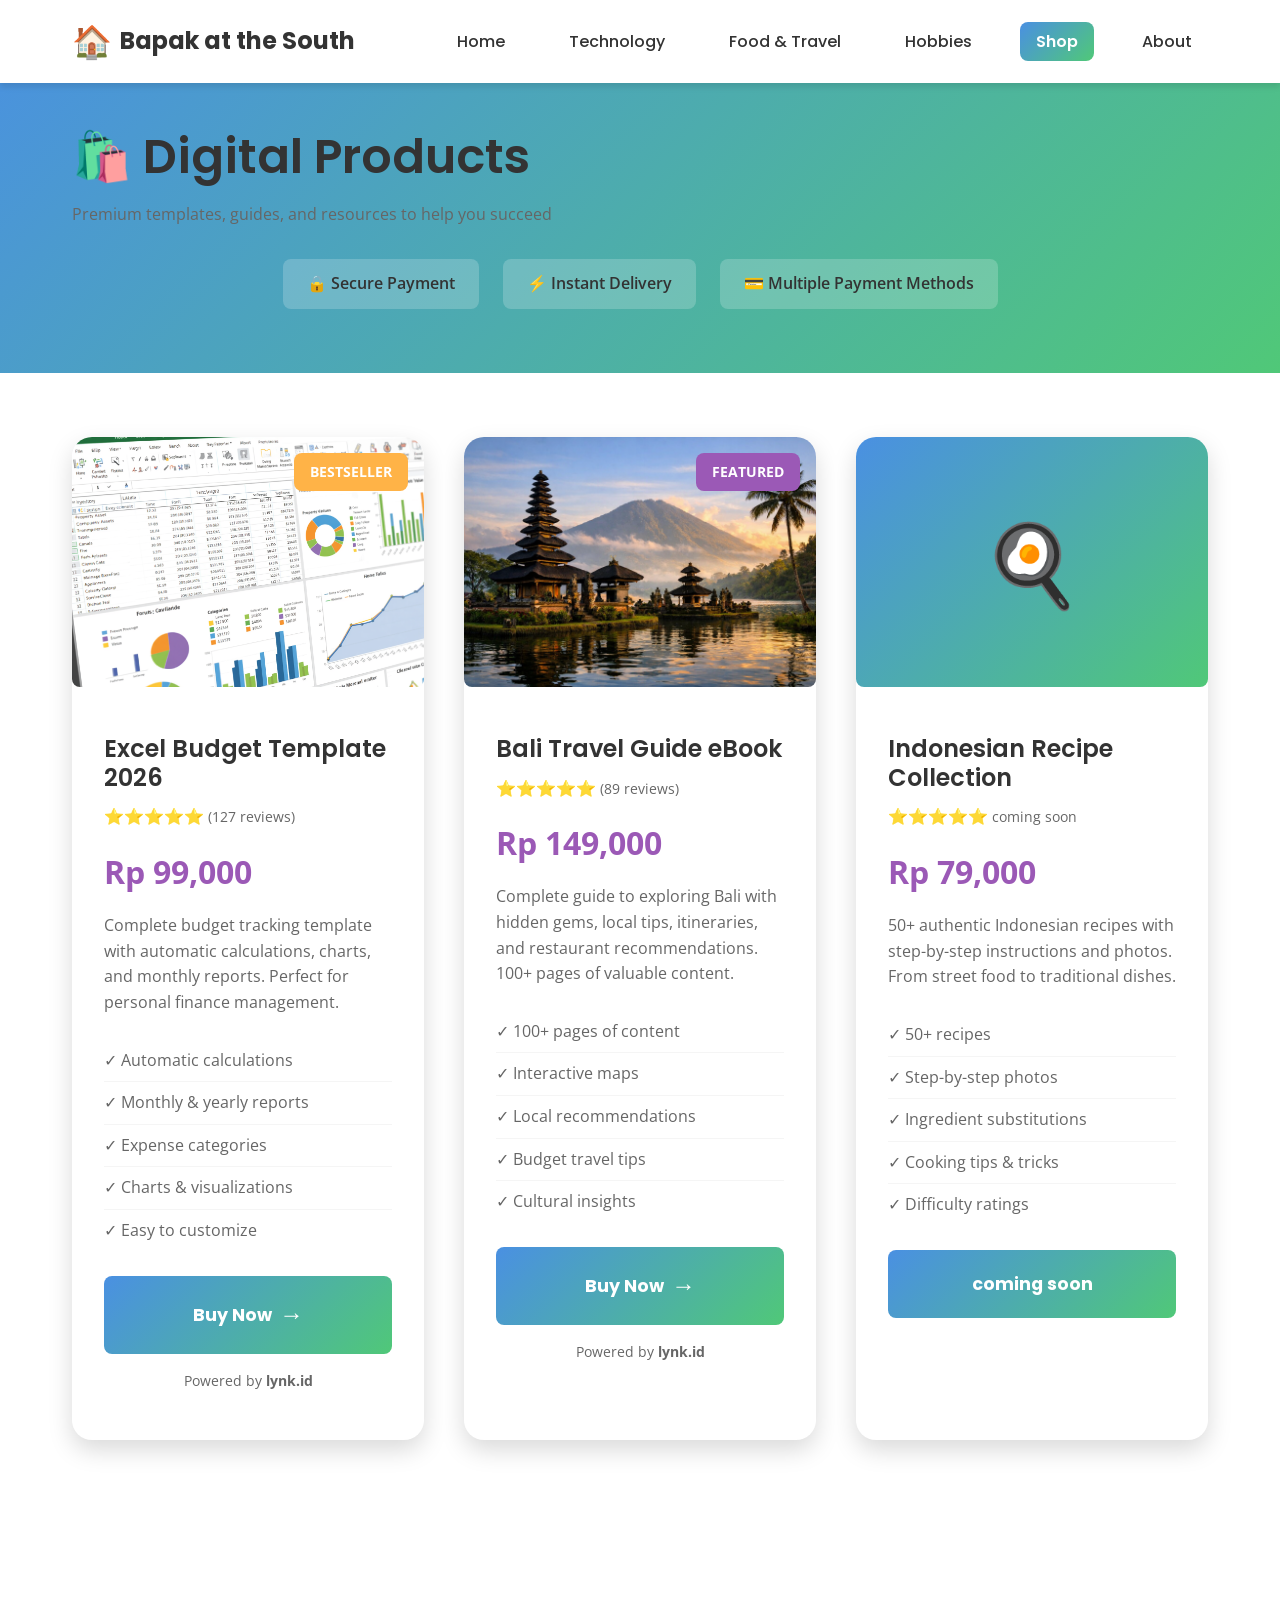
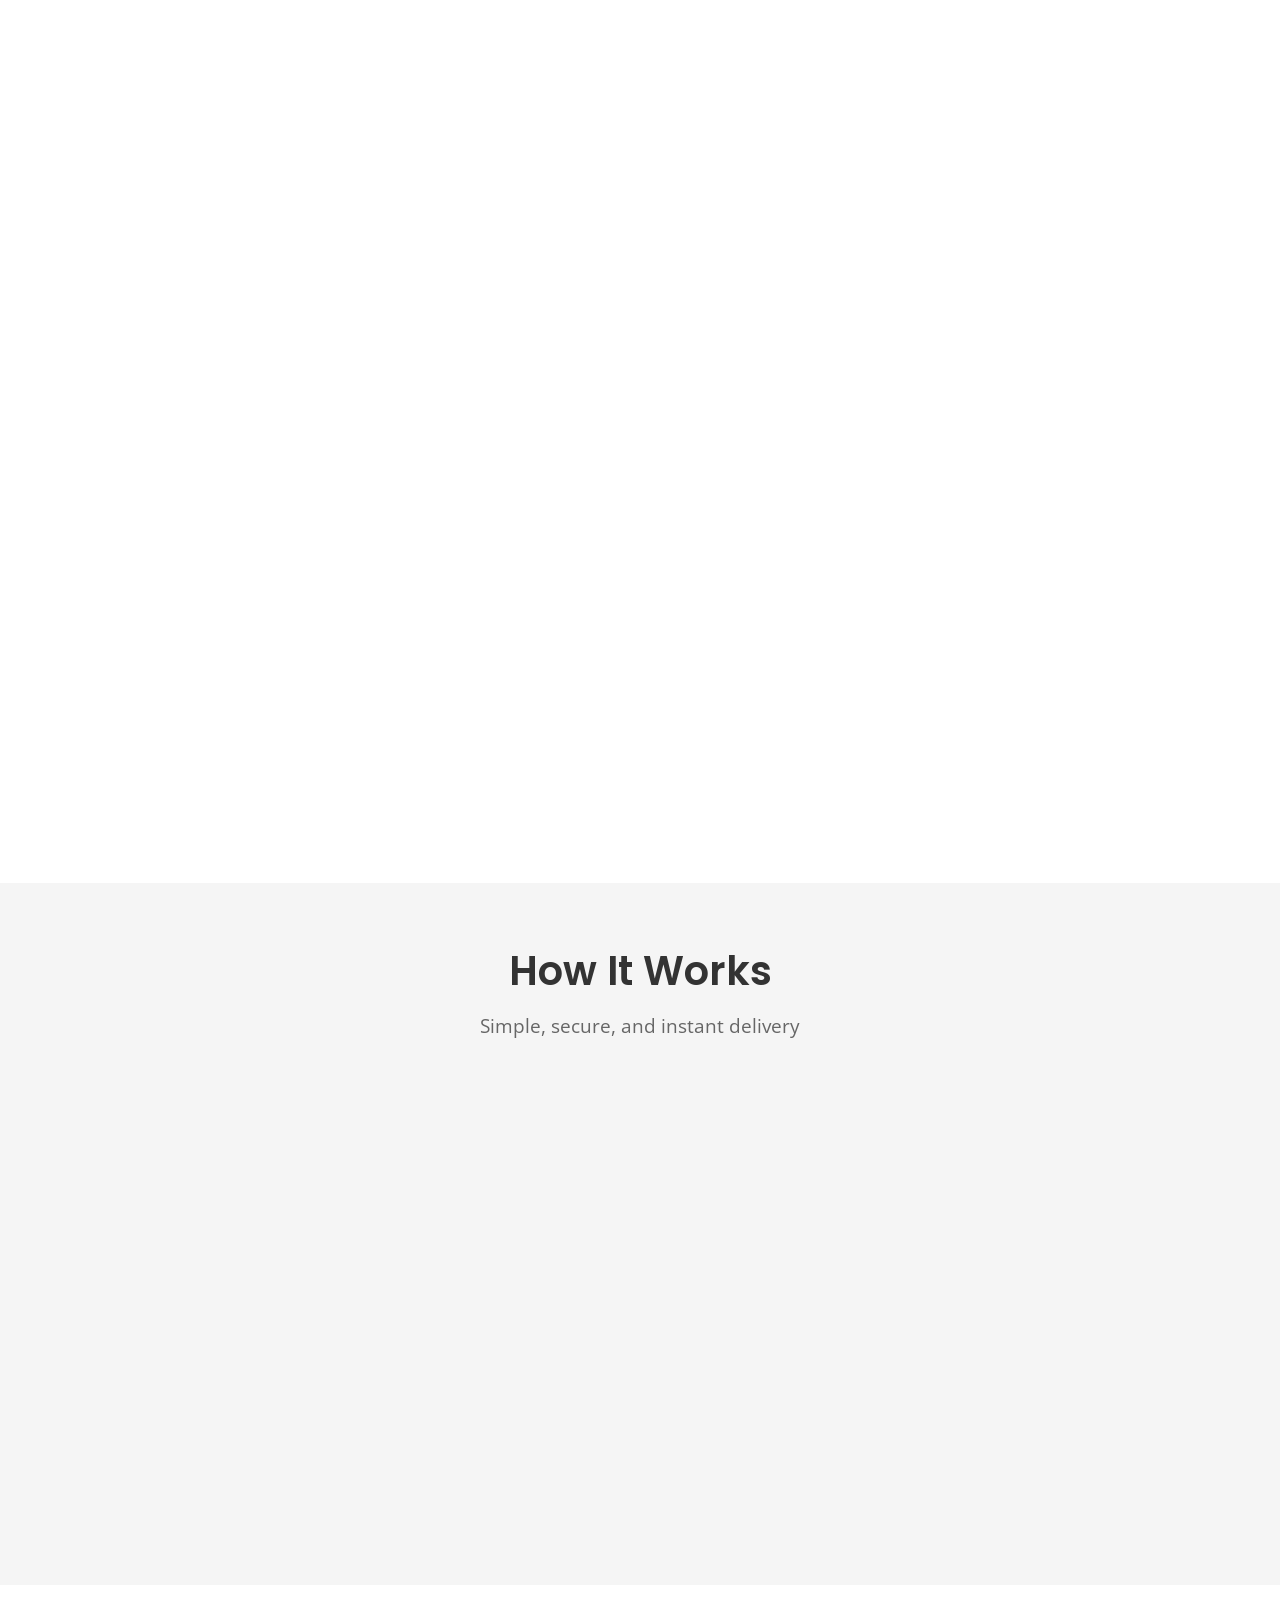
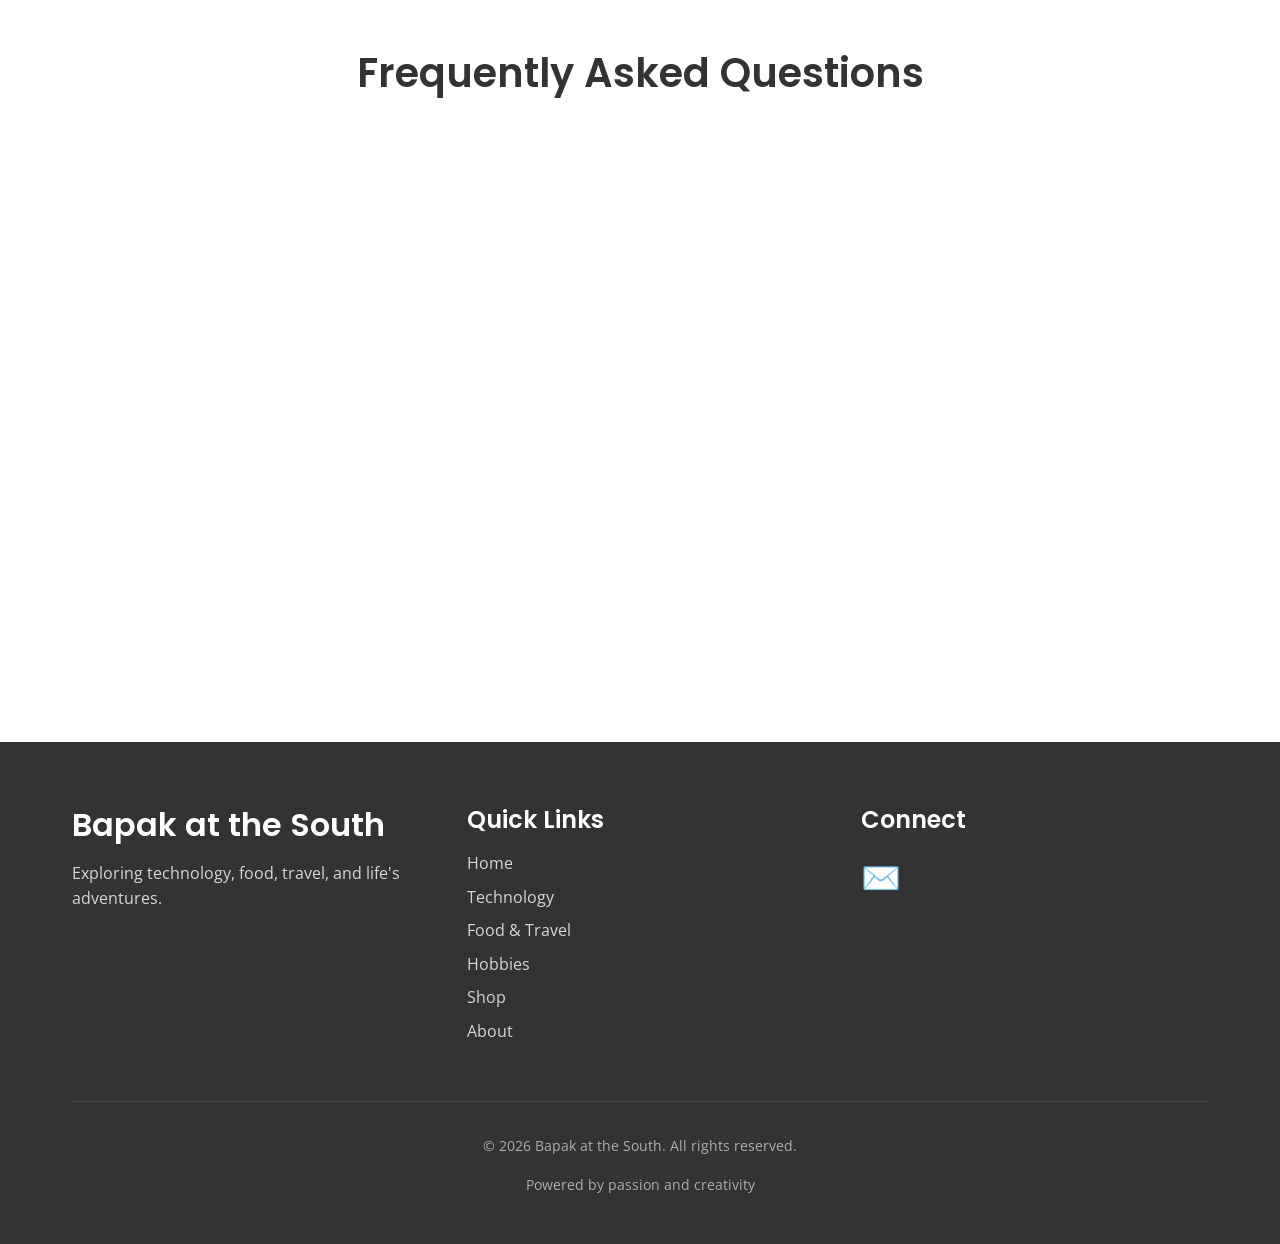
<file: shop.html>
<!DOCTYPE html>
<html lang="en">
<head>
    <meta charset="UTF-8">
    <meta name="viewport" content="width=device-width, initial-scale=1.0">
    <meta name="description" content="Digital products including Excel templates, eBooks, and creative resources. Secure payment via lynk.id.">
    <meta name="keywords" content="digital products, excel templates, ebooks, guides, lynk.id, digital downloads">
    <meta name="author" content="Bapak at the South">
    
    <title>Shop - Digital Products | Bapak at the South</title>
    
    <!-- Google Fonts -->
    <link rel="preconnect" href="https://fonts.googleapis.com">
    <link rel="preconnect" href="https://fonts.gstatic.com" crossorigin>
    <link href="https://fonts.googleapis.com/css2?family=Poppins:wght@400;600;700&family=Open+Sans:wght@400;600&display=swap" rel="stylesheet">
    
    <!-- Stylesheets -->
    <link rel="stylesheet" href="css/style.css">
    <link rel="stylesheet" href="css/responsive.css">
    
    <link rel="icon" type="image/png" href="images/favicon.png">
</head>
<body>
    <!-- Navigation Bar -->
    <nav class="navbar" id="navbar">
        <div class="container">
            <div class="nav-wrapper">
                <a href="index.html" class="logo">
                    <span class="logo-icon">🏠</span>
                    <span class="logo-text">Bapak at the South</span>
                </a>
                
                <ul class="nav-menu" id="navMenu">
                    <li><a href="index.html" class="nav-link">Home</a></li>
                    <li><a href="technology.html" class="nav-link">Technology</a></li>
                    <li><a href="food-travel.html" class="nav-link">Food & Travel</a></li>
                    <li><a href="hobbies.html" class="nav-link">Hobbies</a></li>
                    <li><a href="shop.html" class="nav-link shop-link active">Shop</a></li>
                    <li><a href="about.html" class="nav-link">About</a></li>
                </ul>
                
                <button class="mobile-menu-toggle" id="mobileMenuToggle" aria-label="Toggle menu">
                    <span></span>
                    <span></span>
                    <span></span>
                </button>
            </div>
        </div>
    </nav>

    <!-- Page Header -->
    <section class="page-header shop-header">
        <div class="container">
            <h1 class="page-title fade-in">🛍️ Digital Products</h1>
            <p class="page-subtitle fade-in-delay">Premium templates, guides, and resources to help you succeed</p>
            <div class="trust-badges fade-in-delay-2">
                <span class="badge">🔒 Secure Payment</span>
                <span class="badge">⚡ Instant Delivery</span>
                <span class="badge">💳 Multiple Payment Methods</span>
            </div>
        </div>
    </section>

    <!-- Products Grid -->
    <section class="shop-section">
        <div class="container">
            <div class="products-grid-shop">
                <!-- PRODUCT CARD TEMPLATE - Copy this entire section to add new product -->
                <div class="product-card" data-aos="fade-up">
                    <div class="product-badge">Bestseller</div>
                 <div class="product-image-placeholder" style="background-image: url('images/Product-card-excel.jpg'); background-size: cover; background-position: center;">
                    </div>
                    <div class="product-info">
                        <h3 class="product-title">Excel Budget Template 2026</h3>
                        <div class="product-rating">
                            ⭐⭐⭐⭐⭐ <span class="rating-count">(127 reviews)</span>
                        </div>
                        <p class="product-price">Rp 99,000</p>
                        <p class="product-description">
                            Complete budget tracking template with automatic calculations, charts, and monthly reports. 
                            Perfect for personal finance management.
                        </p>
                        <ul class="product-features">
                            <li>✓ Automatic calculations</li>
                            <li>✓ Monthly & yearly reports</li>
                            <li>✓ Expense categories</li>
                            <li>✓ Charts & visualizations</li>
                            <li>✓ Easy to customize</li>
                        </ul>
                        <!-- IMPORTANT: Replace # with your actual lynk.id payment link -->
                        <a href="#" class="buy-button" target="_blank" rel="noopener noreferrer">
                            <span class="button-text">Buy Now</span>
                            <span class="button-icon">→</span>
                        </a>
                        <p class="payment-note">Powered by <strong>lynk.id</strong></p>
                    </div>
                </div>
                <!-- END OF PRODUCT CARD TEMPLATE -->

                <div class="product-card" data-aos="fade-up" data-aos-delay="100">
                    <div class="product-badge featured">Featured</div>
<div class="product-image-placeholder" style="background-image: url('images/Article-bali.png'); background-size: cover; background-position: center;">
                    </div>
                    <div class="product-info">
                        <h3 class="product-title">Bali Travel Guide eBook</h3>
                        <div class="product-rating">
                            ⭐⭐⭐⭐⭐ <span class="rating-count">(89 reviews)</span>
                        </div>
                        <p class="product-price">Rp 149,000</p>
                        <p class="product-description">
                            Complete guide to exploring Bali with hidden gems, local tips, itineraries, and restaurant 
                            recommendations. 100+ pages of valuable content.
                        </p>
                        <ul class="product-features">
                            <li>✓ 100+ pages of content</li>
                            <li>✓ Interactive maps</li>
                            <li>✓ Local recommendations</li>
                            <li>✓ Budget travel tips</li>
                            <li>✓ Cultural insights</li>
                        </ul>
                        <a href="#" class="buy-button" target="_blank" rel="noopener noreferrer">
                            <span class="button-text">Buy Now</span>
                            <span class="button-icon">→</span>
                        </a>
                        <p class="payment-note">Powered by <strong>lynk.id</strong></p>
                    </div>
                </div>

                <div class="product-card" data-aos="fade-up" data-aos-delay="200">
                    <div class="product-image-placeholder">
                        <span class="product-icon">🍳</span>
                    </div>
                    <div class="product-info">
                        <h3 class="product-title">Indonesian Recipe Collection</h3>
                        <div class="product-rating">
                            ⭐⭐⭐⭐⭐ <span class="rating-count">coming soon</span>
                        </div>
                        <p class="product-price">Rp 79,000</p>
                        <p class="product-description">
                            50+ authentic Indonesian recipes with step-by-step instructions and photos. From street food 
                            to traditional dishes.
                        </p>
                        <ul class="product-features">
                            <li>✓ 50+ recipes</li>
                            <li>✓ Step-by-step photos</li>
                            <li>✓ Ingredient substitutions</li>
                            <li>✓ Cooking tips & tricks</li>
                            <li>✓ Difficulty ratings</li>
                        </ul>
                        <a href="#" class="buy-button" target="_blank" rel="noopener noreferrer">
                            <span class="button-text">coming soon</span>
                        </a>
                    </div>
                </div>

                <div class="product-card" data-aos="fade-up">
                    <div class="product-badge new">New</div>
                    <div class="product-image-placeholder">
                        <span class="product-icon">💼</span>
                    </div>
                    <div class="product-info">
                        <h3 class="product-title">Business Plan Template</h3>
                        <div class="product-rating">
                            ⭐⭐⭐⭐⭐ <span class="rating-count">(coming soon)</span>
                        </div>
                        <p class="product-price">Rp 199,000</p>
                        <p class="product-description">
                            Professional business plan template with financial models, market analysis, and investor-ready 
                            format. Perfect for startups.
                        </p>
                        <ul class="product-features">
                            <li>✓ Complete business plan structure</li>
                            <li>✓ Financial projections</li>
                            <li>✓ Market analysis templates</li>
                            <li>✓ Investor pitch deck</li>
                            <li>✓ Editable in Excel/Google Sheets</li>
                        </ul>
                        <a href="#" class="buy-button" target="_blank" rel="noopener noreferrer">
                            <span class="button-text">coming soon</span>
                        </a>
                    </div>
                </div>

                <div class="product-card" data-aos="fade-up" data-aos-delay="100">
                    <div class="product-image-placeholder">
                        <span class="product-icon">🎨</span>
                    </div>
                    <div class="product-info">
                        <h3 class="product-title">Photo Editing Presets Pack</h3>
                        <div class="product-rating">
                            ⭐⭐⭐⭐⭐ <span class="rating-count">(coming soon)</span>
                        </div>
                        <p class="product-price">Rp 129,000</p>
                        <p class="product-description">
                            20+ professional Lightroom presets for stunning photos. Perfect for travel, portrait, and 
                            landscape photography.
                        </p>
                        <ul class="product-features">
                            <li>✓ 20+ Lightroom presets</li>
                            <li>✓ One-click editing</li>
                            <li>✓ Mobile & desktop compatible</li>
                            <li>✓ Installation guide included</li>
                            <li>✓ Before/after examples</li>
                        </ul>
                        <a href="#" class="buy-button" target="_blank" rel="noopener noreferrer">
                            <span class="button-text">coming soon</span>
                               </a>
                    </div>
                </div>

                <div class="product-card" data-aos="fade-up" data-aos-delay="200">
                    <div class="product-image-placeholder">
                        <span class="product-icon">💪</span>
                    </div>
                    <div class="product-info">
                        <h3 class="product-title">Fitness & Health Tracker</h3>
                        <div class="product-rating">
                            ⭐⭐⭐⭐⭐ <span class="rating-count">(coming soon)</span>
                        </div>
                        <p class="product-price">Rp 89,000</p>
                        <p class="product-description">
                            Track workouts, meals, and progress with charts. Complete Excel template for fitness 
                            enthusiasts and health-conscious individuals.
                        </p>
                        <ul class="product-features">
                            <li>✓ Workout tracking</li>
                            <li>✓ Meal planning</li>
                            <li>✓ Progress charts</li>
                            <li>✓ Goal setting</li>
                            <li>✓ Habit tracker</li>
                        </ul>
                        <a href="#" class="buy-button" target="_blank" rel="noopener noreferrer">
                            <span class="button-text">coming soon</span>
                             </a>
                        </div>
            </div>
        </div>
    </section>

    <!-- How It Works Section -->
    <section class="how-it-works">
        <div class="container">
            <h2 class="section-title">How It Works</h2>
            <p class="section-subtitle">Simple, secure, and instant delivery</p>
            
            <div class="steps-grid">
                <div class="step-card" data-aos="fade-up">
                    <div class="step-number">1</div>
                    <div class="step-icon">🛒</div>
                    <h3>Choose Product</h3>
                    <p>Browse our collection and select the digital product that fits your needs.</p>
                </div>
                
                <div class="step-card" data-aos="fade-up" data-aos-delay="100">
                    <div class="step-number">2</div>
                    <div class="step-icon">💳</div>
                    <h3>Secure Payment</h3>
                    <p>Click "Buy Now" to proceed to lynk.id secure payment page. Multiple payment methods available.</p>
                </div>
                
                <div class="step-card" data-aos="fade-up" data-aos-delay="200">
                    <div class="step-number">3</div>
                    <div class="step-icon">📧</div>
                    <h3>Instant Delivery</h3>
                    <p>Receive download link via email immediately after payment confirmation.</p>
                </div>
                
                <div class="step-card" data-aos="fade-up" data-aos-delay="300">
                    <div class="step-number">4</div>
                    <div class="step-icon">✅</div>
                    <h3>Start Using</h3>
                    <p>Download your product and start using it right away. Lifetime access included!</p>
                </div>
            </div>
        </div>
    </section>

    <!-- FAQ Section -->
    <section class="faq-section">
        <div class="container">
            <h2 class="section-title">Frequently Asked Questions</h2>
            
            <div class="faq-grid">
                <div class="faq-item" data-aos="fade-up">
                    <h3>❓ What payment methods do you accept?</h3>
                    <p>We accept bank transfers, e-wallets (GoPay, OVO, Dana), credit/debit cards, and QRIS through lynk.id payment gateway.</p>
                </div>
                
                <div class="faq-item" data-aos="fade-up" data-aos-delay="100">
                    <h3>📦 How do I receive my product?</h3>
                    <p>After payment confirmation, you'll receive an email with a download link. You can download the product immediately and access it anytime.</p>
                </div>
                
                <div class="faq-item" data-aos="fade-up" data-aos-delay="200">
                    <h3>🔄 Can I get a refund?</h3>
                    <p>Due to the digital nature of our products, we generally don't offer refunds. However, if you experience technical issues, please contact us and we'll help resolve them.</p>
                </div>
                
                <div class="faq-item" data-aos="fade-up">
                    <h3>💻 What format are the products in?</h3>
                    <p>Excel templates are in .xlsx format, eBooks are in PDF format, and presets come with installation instructions for your specific software.</p>
                </div>
                
                <div class="faq-item" data-aos="fade-up" data-aos-delay="100">
                    <h3>🔒 Is the payment secure?</h3>
                    <p>Yes! All payments are processed through lynk.id, a trusted and secure payment gateway in Indonesia. Your payment information is encrypted and protected.</p>
                </div>
                
                <div class="faq-item" data-aos="fade-up" data-aos-delay="200">
                    <h3>📧 Need help?</h3>
                    <p>If you have any questions or need support, please contact us through the About page or email us directly. We typically respond within 24 hours.</p>
                </div>
            </div>
        </div>
    </section>

    <!-- Footer -->
    <footer class="footer">
        <div class="container">
            <div class="footer-content">
                <div class="footer-section">
                    <h3>Bapak at the South</h3>
                    <p>Exploring technology, food, travel, and life's adventures.</p>
                </div>
                
                <div class="footer-section">
                    <h4>Quick Links</h4>
                    <ul class="footer-links">
                        <li><a href="index.html">Home</a></li>
                        <li><a href="technology.html">Technology</a></li>
                        <li><a href="food-travel.html">Food & Travel</a></li>
                        <li><a href="hobbies.html">Hobbies</a></li>
                        <li><a href="shop.html">Shop</a></li>
                        <li><a href="about.html">About</a></li>
                    </ul>
                </div>
                
                <div class="footer-section">
                    <h4>Connect</h4>
                   <div class="social-links">
    <a href="mailto:dnpbelajarai@outlook.com" style="font-size: 2rem;">✉️</a>
</div>
                </div>
            </div>
            
            <div class="footer-bottom">
                <p>&copy; 2026 Bapak at the South. All rights reserved.</p>
                <p>Powered by passion and creativity</p>
            </div>
        </div>
    </footer>

    <!-- JavaScript -->
    <script src="js/main.js"></script>
    <script src="js/shop.js"></script>
    
    <style>
        /* Additional styles for Shop page */
        .shop-header {
    background: var(--gradient-primary);
    padding: 8rem 0 4rem;  ← DITAMBAHKAN
}
        
        .trust-badges {
            display: flex;
            gap: 1.5rem;
            justify-content: center;
            flex-wrap: wrap;
            margin-top: 2rem;
        }
        
        .badge {
            background: rgba(255, 255, 255, 0.2);
            padding: 0.75rem 1.5rem;
            border-radius: var(--radius-md);
            font-weight: 600;
            backdrop-filter: blur(10px);
        }
        
        .shop-section {
            padding: 4rem 0;
        }
        
        .products-grid-shop {
            display: grid;
            grid-template-columns: repeat(auto-fill, minmax(350px, 1fr));
            gap: 2.5rem;
        }
        
        .product-card {
            background: var(--white);
            border-radius: var(--radius-xl);
            overflow: hidden;
            box-shadow: var(--shadow-lg);
            transition: var(--transition-normal);
            position: relative;
        }
        
        .product-card:hover {
            transform: translateY(-10px);
            box-shadow: var(--shadow-xl);
        }
        
        .product-badge {
            position: absolute;
            top: 1rem;
            right: 1rem;
            background: var(--accent-orange);
            color: var(--white);
            padding: 0.5rem 1rem;
            border-radius: var(--radius-md);
            font-weight: 700;
            font-size: 0.85rem;
            z-index: 10;
            text-transform: uppercase;
        }
        
        .product-badge.featured {
            background: var(--secondary-color);
        }
        
        .product-badge.new {
            background: var(--accent-green);
        }
        
        .product-card .product-image-placeholder {
            height: 250px;
            background: var(--gradient-primary);
        }
        
        .product-card .product-icon {
            font-size: 5rem;
        }
        
        .product-info {
            padding: 2rem;
        }
        
        .product-title {
            font-size: 1.5rem;
            margin-bottom: 0.75rem;
            color: var(--dark-gray);
        }
        
        .product-rating {
            margin-bottom: 1rem;
            color: var(--accent-orange);
        }
        
        .rating-count {
            color: var(--text-gray);
            font-size: 0.9rem;
        }
        
        .product-price {
            font-size: 2rem;
            font-weight: 700;
            color: var(--secondary-color);
            margin-bottom: 1rem;
        }
        
        .product-description {
            color: var(--text-gray);
            line-height: 1.6;
            margin-bottom: 1.5rem;
        }
        
        .product-features {
            list-style: none;
            margin-bottom: 1.5rem;
        }
        
        .product-features li {
            padding: 0.5rem 0;
            color: var(--text-gray);
            border-bottom: 1px solid var(--light-gray);
        }
        
        .product-features li:last-child {
            border-bottom: none;
        }
        
        .buy-button {
            display: flex;
            align-items: center;
            justify-content: center;
            gap: 0.5rem;
            width: 100%;
            padding: 1.25rem;
            background: var(--gradient-primary);
            color: var(--white);
            border: none;
            border-radius: var(--radius-md);
            font-family: var(--font-primary);
            font-size: 1.1rem;
            font-weight: 700;
            cursor: pointer;
            transition: var(--transition-normal);
            text-decoration: none;
        }
        
        .buy-button:hover {
            transform: translateY(-3px);
            box-shadow: var(--shadow-lg);
        }
        
        .button-icon {
            font-size: 1.5rem;
            transition: var(--transition-fast);
        }
        
        .buy-button:hover .button-icon {
            transform: translateX(5px);
        }
        
        .payment-note {
            text-align: center;
            margin-top: 1rem;
            font-size: 0.85rem;
            color: var(--text-gray);
        }
        
        .how-it-works {
            background: var(--light-gray);
            padding: 4rem 0;
        }
        
        .steps-grid {
            display: grid;
            grid-template-columns: repeat(auto-fit, minmax(250px, 1fr));
            gap: 2rem;
            margin-top: 3rem;
        }
        
        .step-card {
            background: var(--white);
            padding: 2rem;
            border-radius: var(--radius-lg);
            text-align: center;
            box-shadow: var(--shadow-md);
            position: relative;
        }
        
        .step-number {
            position: absolute;
            top: -1rem;
            left: 50%;
            transform: translateX(-50%);
            width: 3rem;
            height: 3rem;
            background: var(--gradient-primary);
            color: var(--white);
            border-radius: 50%;
            display: flex;
            align-items: center;
            justify-content: center;
            font-weight: 700;
            font-size: 1.5rem;
        }
        
        .step-icon {
            font-size: 4rem;
            margin: 2rem 0 1rem;
        }
        
        .step-card h3 {
            font-size: 1.5rem;
            margin-bottom: 1rem;
            color: var(--dark-gray);
        }
        
        .step-card p {
            color: var(--text-gray);
            line-height: 1.6;
        }
        
        .faq-section {
            padding: 4rem 0;
        }
        
        .faq-grid {
            display: grid;
            grid-template-columns: repeat(auto-fit, minmax(350px, 1fr));
            gap: 2rem;
            margin-top: 2rem;
        }
        
        .faq-item {
            background: var(--light-gray);
            padding: 2rem;
            border-radius: var(--radius-lg);
            border-left: 4px solid var(--primary-color);
        }
        
        .faq-item h3 {
            font-size: 1.2rem;
            margin-bottom: 1rem;
            color: var(--dark-gray);
        }
        
        .faq-item p {
            color: var(--text-gray);
            line-height: 1.6;
        }
        
        @media (max-width: 768px) {
            .products-grid-shop {
                grid-template-columns: 1fr;
            }
            
            .trust-badges {
                flex-direction: column;
                align-items: center;
            }
            
            .steps-grid {
                grid-template-columns: 1fr;
            }
            
            .faq-grid {
                grid-template-columns: 1fr;
            }
        }
    </style>
</body>
</html>
</file>
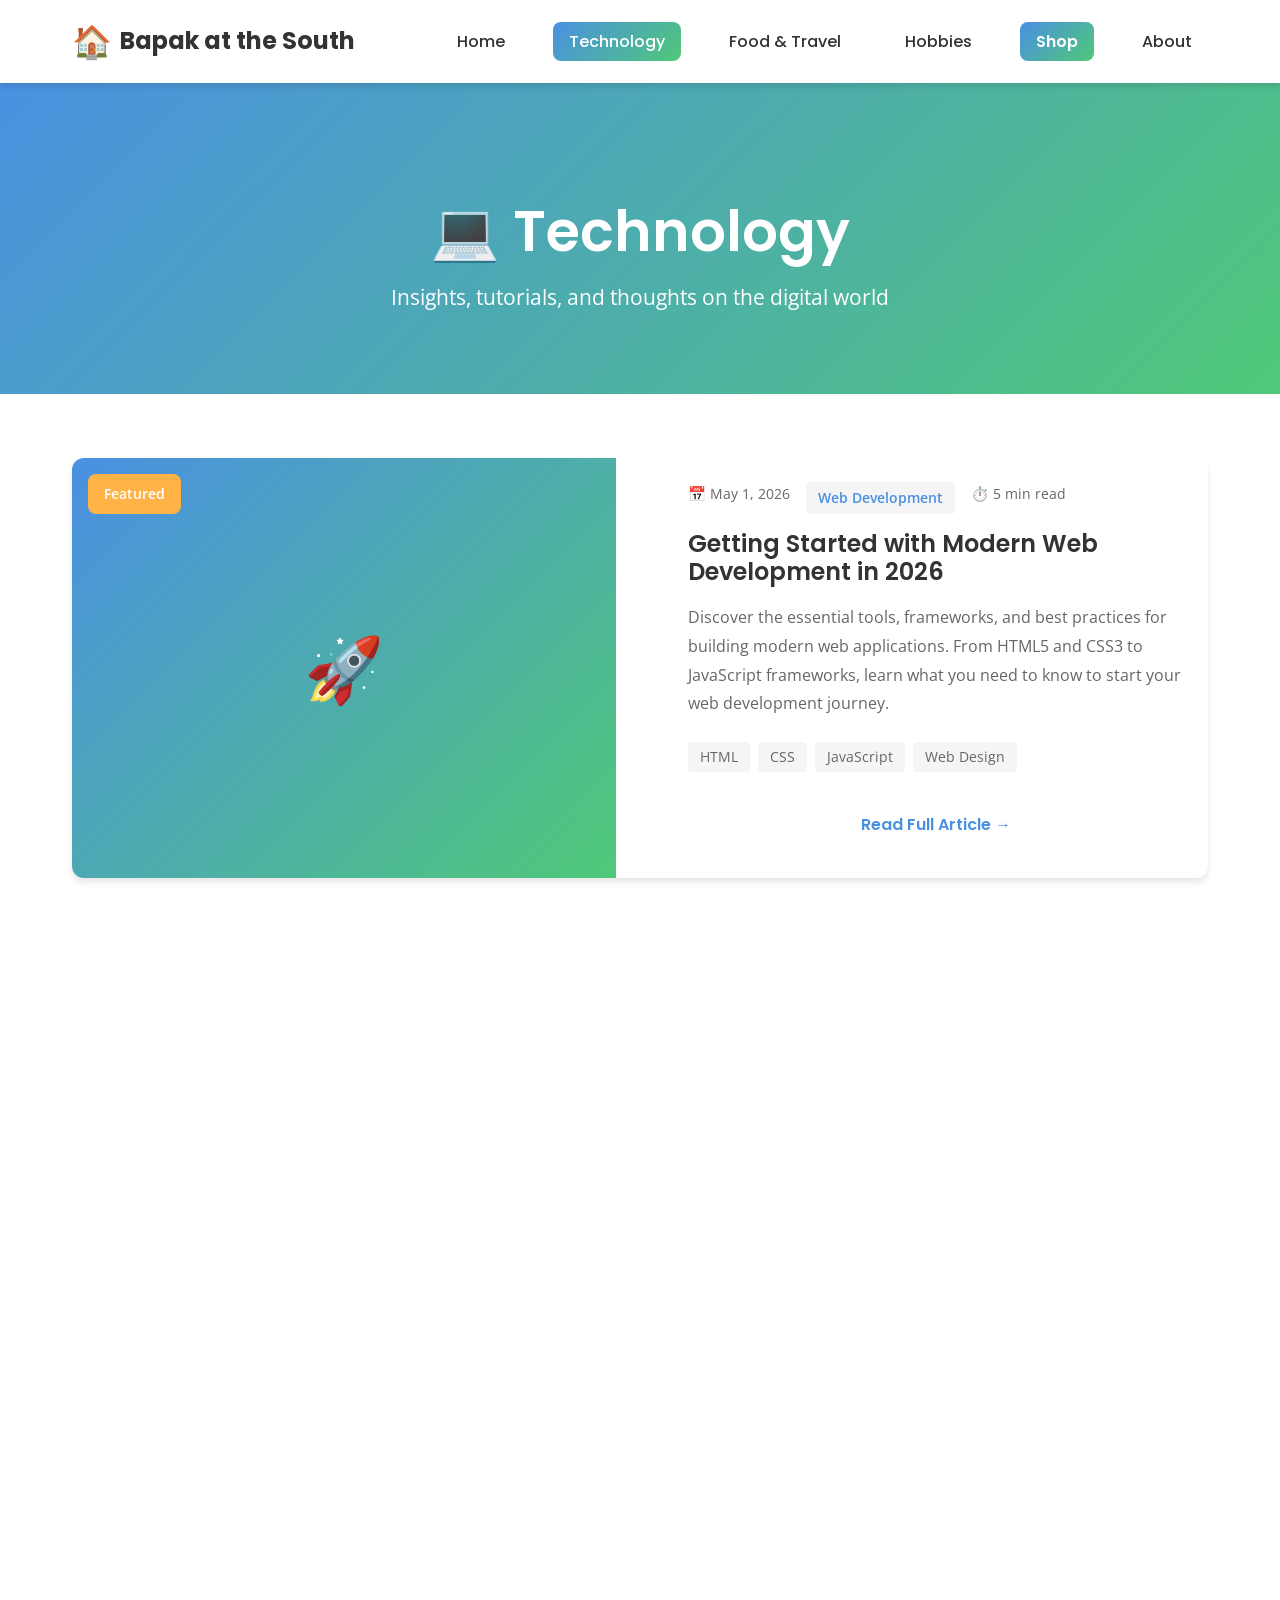
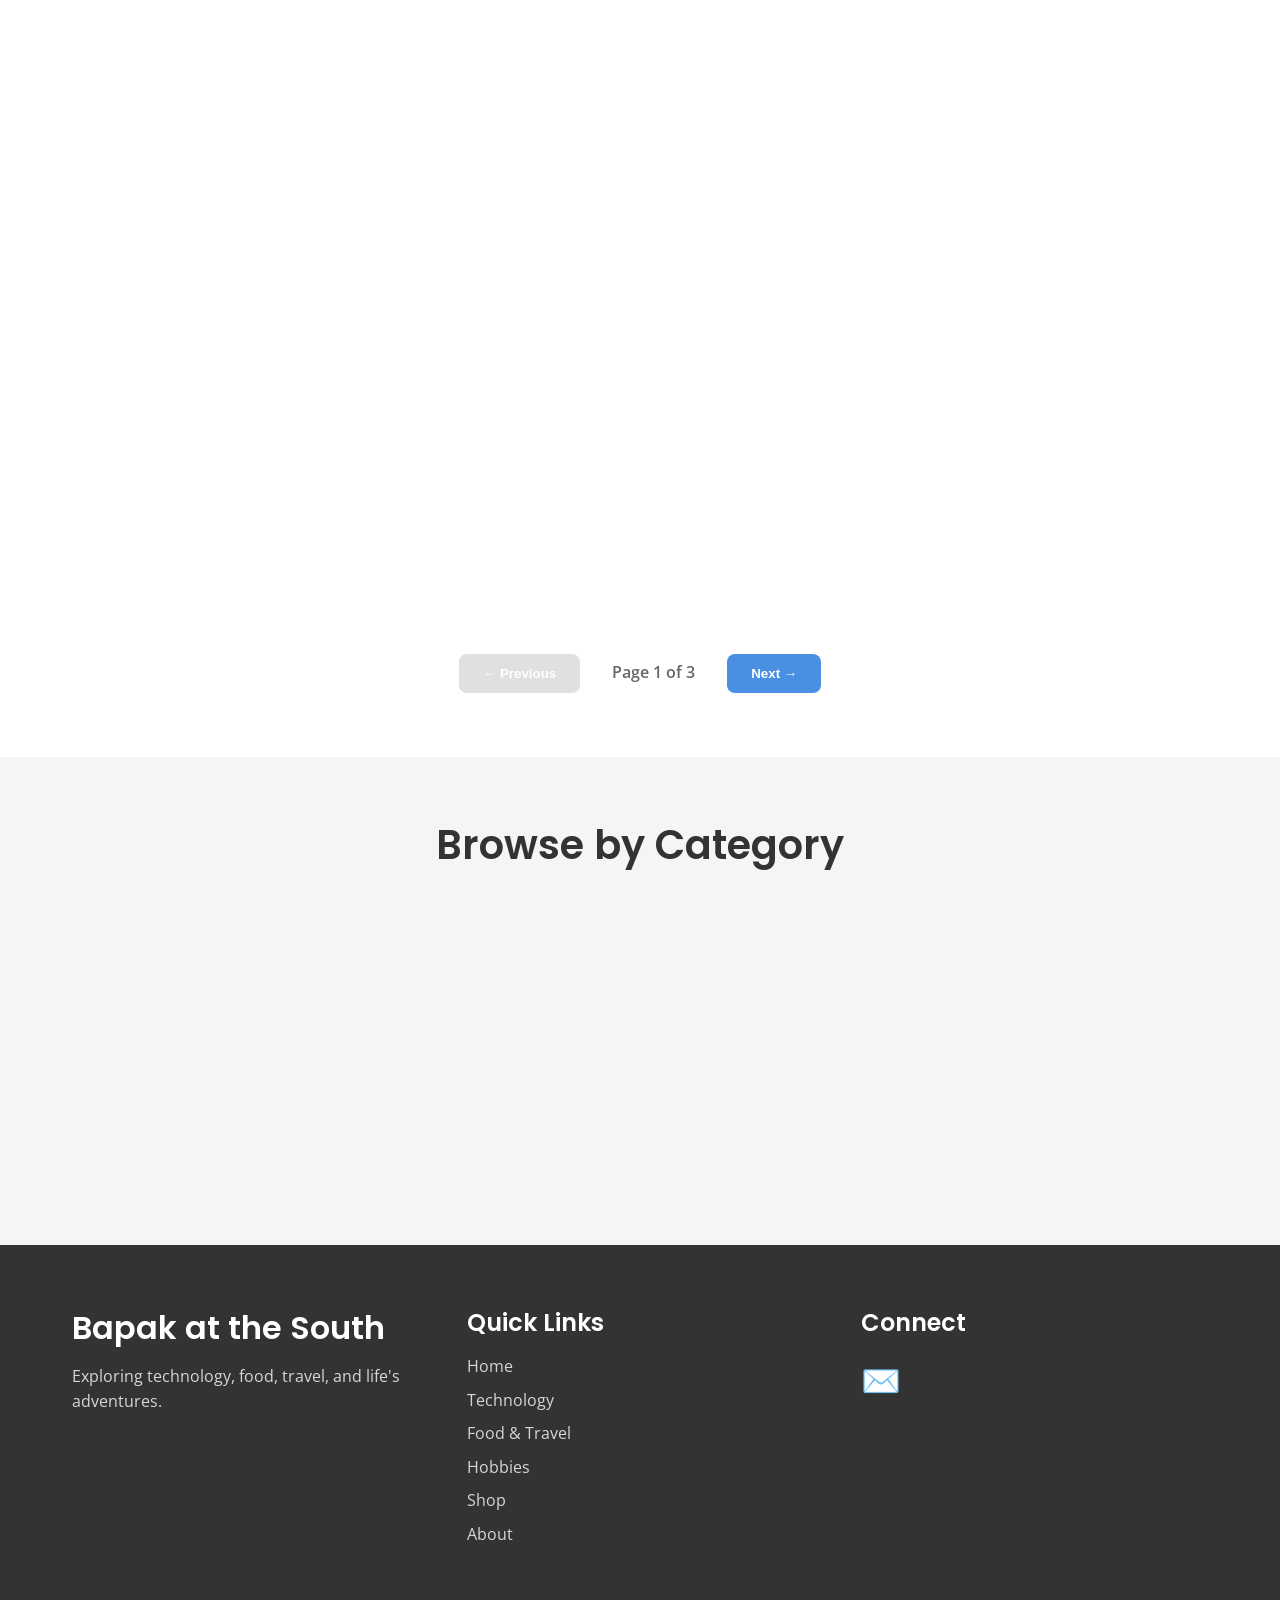
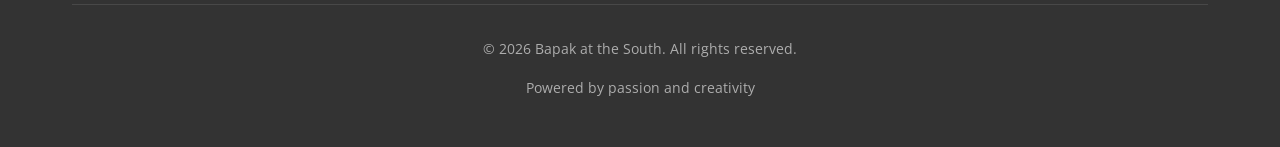
<file: technology.html>
<!DOCTYPE html>
<html lang="en">
<head>
    <meta charset="UTF-8">
    <meta name="viewport" content="width=device-width, initial-scale=1.0">
    <meta name="description" content="Technology insights, tutorials, and thoughts on programming, digital innovation, and tech trends.">
    <meta name="keywords" content="technology, programming, coding, software development, tech tutorials">
    <meta name="author" content="Bapak at the South">
    
    <title>Technology - Bapak at the South</title>
    
    <!-- Google Fonts -->
    <link rel="preconnect" href="https://fonts.googleapis.com">
    <link rel="preconnect" href="https://fonts.gstatic.com" crossorigin>
    <link href="https://fonts.googleapis.com/css2?family=Poppins:wght@400;600;700&family=Open+Sans:wght@400;600&display=swap" rel="stylesheet">
    
    <!-- Stylesheets -->
    <link rel="stylesheet" href="css/style.css">
    <link rel="stylesheet" href="css/responsive.css">
    
    <link rel="icon" type="image/png" href="images/favicon.png">
</head>
<body>
    <!-- Navigation Bar -->
    <nav class="navbar" id="navbar">
        <div class="container">
            <div class="nav-wrapper">
                <a href="index.html" class="logo">
                    <span class="logo-icon">🏠</span>
                    <span class="logo-text">Bapak at the South</span>
                </a>
                
                <ul class="nav-menu" id="navMenu">
                    <li><a href="index.html" class="nav-link">Home</a></li>
                    <li><a href="technology.html" class="nav-link active">Technology</a></li>
                    <li><a href="food-travel.html" class="nav-link">Food & Travel</a></li>
                    <li><a href="hobbies.html" class="nav-link">Hobbies</a></li>
                    <li><a href="shop.html" class="nav-link shop-link">Shop</a></li>
                    <li><a href="about.html" class="nav-link">About</a></li>
                </ul>
                
                <button class="mobile-menu-toggle" id="mobileMenuToggle" aria-label="Toggle menu">
                    <span></span>
                    <span></span>
                    <span></span>
                </button>
            </div>
        </div>
    </nav>

    <!-- Page Header -->
    <section class="page-header">
        <div class="container">
            <h1 class="page-title fade-in">💻 Technology</h1>
            <p class="page-subtitle fade-in-delay">Insights, tutorials, and thoughts on the digital world</p>
        </div>
    </section>

    <!-- Blog Posts Section -->
    <section class="blog-section">
        <div class="container">
            <!-- Featured Post -->
            <article class="blog-post featured-post" data-aos="fade-up">
                <div class="post-image-wrapper">
                    <div class="post-image-placeholder">
                        <span class="post-icon">🚀</span>
                    </div>
                    <span class="post-badge">Featured</span>
                </div>
                <div class="post-content">
                    <div class="post-meta">
                        <span class="post-date">📅 May 1, 2026</span>
                        <span class="post-category">Web Development</span>
                        <span class="post-read-time">⏱️ 5 min read</span>
                    </div>
                    <h2 class="post-title">Getting Started with Modern Web Development in 2026</h2>
                    <p class="post-excerpt">
                        Discover the essential tools, frameworks, and best practices for building modern web applications. 
                        From HTML5 and CSS3 to JavaScript frameworks, learn what you need to know to start your web development journey.
                    </p>
                    <div class="post-tags">
                        <span class="tag">HTML</span>
                        <span class="tag">CSS</span>
                        <span class="tag">JavaScript</span>
                        <span class="tag">Web Design</span>
                    </div>
                    <a href="#" class="btn btn-primary">Read Full Article →</a>
                </div>
            </article>

            <!-- Blog Posts Grid -->
            <div class="blog-grid">
                <!-- BLOG POST TEMPLATE - Copy this entire section to add new post -->
                <article class="blog-post" data-aos="fade-up">
                    <div class="post-image-placeholder">
                        <span class="post-icon">🤖</span>
                    </div>
                    <div class="post-content">
                        <div class="post-meta">
                            <span class="post-date">📅 April 28, 2026</span>
                            <span class="post-category">AI & Machine Learning</span>
                        </div>
                        <h3 class="post-title">Understanding AI: A Beginner's Guide</h3>
                        <p class="post-excerpt">
                            Artificial Intelligence is transforming our world. Learn the basics of AI, machine learning, 
                            and how these technologies are shaping the future of technology and business.
                        </p>
                        <div class="post-tags">
                            <span class="tag">AI</span>
                            <span class="tag">Machine Learning</span>
                            <span class="tag">Future Tech</span>
                        </div>
                        <a href="#" class="read-more">Read More →</a>
                    </div>
                </article>
                <!-- END OF BLOG POST TEMPLATE -->

                <article class="blog-post" data-aos="fade-up" data-aos-delay="100">
                    <div class="post-image-placeholder">
                        <span class="post-icon">📱</span>
                    </div>
                    <div class="post-content">
                        <div class="post-meta">
                            <span class="post-date">📅 April 25, 2026</span>
                            <span class="post-category">Mobile Development</span>
                        </div>
                        <h3 class="post-title">Building Your First Mobile App</h3>
                        <p class="post-excerpt">
                            Step-by-step guide to creating your first mobile application. Learn about cross-platform 
                            development, native apps, and the tools you need to get started.
                        </p>
                        <div class="post-tags">
                            <span class="tag">Mobile</span>
                            <span class="tag">React Native</span>
                            <span class="tag">Flutter</span>
                        </div>
                        <a href="#" class="read-more">Read More →</a>
                    </div>
                </article>

                <article class="blog-post" data-aos="fade-up" data-aos-delay="200">
                    <div class="post-image-placeholder">
                        <span class="post-icon">🔒</span>
                    </div>
                    <div class="post-content">
                        <div class="post-meta">
                            <span class="post-date">📅 April 22, 2026</span>
                            <span class="post-category">Cybersecurity</span>
                        </div>
                        <h3 class="post-title">Essential Cybersecurity Tips for 2026</h3>
                        <p class="post-excerpt">
                            Protect yourself and your data in the digital age. Learn about password security, 
                            two-factor authentication, and best practices for staying safe online.
                        </p>
                        <div class="post-tags">
                            <span class="tag">Security</span>
                            <span class="tag">Privacy</span>
                            <span class="tag">Best Practices</span>
                        </div>
                        <a href="#" class="read-more">Read More →</a>
                    </div>
                </article>

                <article class="blog-post" data-aos="fade-up">
                    <div class="post-image-placeholder">
                        <span class="post-icon">☁️</span>
                    </div>
                    <div class="post-content">
                        <div class="post-meta">
                            <span class="post-date">📅 April 18, 2026</span>
                            <span class="post-category">Cloud Computing</span>
                        </div>
                        <h3 class="post-title">Cloud Computing Explained Simply</h3>
                        <p class="post-excerpt">
                            Demystifying cloud computing for beginners. Understand what the cloud is, how it works, 
                            and why businesses are moving to cloud-based solutions.
                        </p>
                        <div class="post-tags">
                            <span class="tag">Cloud</span>
                            <span class="tag">AWS</span>
                            <span class="tag">Infrastructure</span>
                        </div>
                        <a href="#" class="read-more">Read More →</a>
                    </div>
                </article>

                <article class="blog-post" data-aos="fade-up" data-aos-delay="100">
                    <div class="post-image-placeholder">
                        <span class="post-icon">💾</span>
                    </div>
                    <div class="post-content">
                        <div class="post-meta">
                            <span class="post-date">📅 April 15, 2026</span>
                            <span class="post-category">Database</span>
                        </div>
                        <h3 class="post-title">SQL vs NoSQL: Which Database to Choose?</h3>
                        <p class="post-excerpt">
                            Understanding the differences between SQL and NoSQL databases. Learn when to use each type 
                            and how to make the right choice for your project.
                        </p>
                        <div class="post-tags">
                            <span class="tag">Database</span>
                            <span class="tag">SQL</span>
                            <span class="tag">NoSQL</span>
                        </div>
                        <a href="#" class="read-more">Read More →</a>
                    </div>
                </article>

                <article class="blog-post" data-aos="fade-up" data-aos-delay="200">
                    <div class="post-image-placeholder">
                        <span class="post-icon">🎨</span>
                    </div>
                    <div class="post-content">
                        <div class="post-meta">
                            <span class="post-date">📅 April 12, 2026</span>
                            <span class="post-category">UI/UX Design</span>
                        </div>
                        <h3 class="post-title">UI/UX Design Principles Every Developer Should Know</h3>
                        <p class="post-excerpt">
                            Great code needs great design. Learn the fundamental principles of user interface and 
                            user experience design to create better applications.
                        </p>
                        <div class="post-tags">
                            <span class="tag">Design</span>
                            <span class="tag">UI/UX</span>
                            <span class="tag">User Experience</span>
                        </div>
                        <a href="#" class="read-more">Read More →</a>
                    </div>
                </article>
            </div>

            <!-- Pagination -->
            <div class="pagination">
                <button class="pagination-btn" disabled>← Previous</button>
                <span class="pagination-info">Page 1 of 3</span>
                <button class="pagination-btn">Next →</button>
            </div>
        </div>
    </section>

    <!-- Categories Section -->
    <section class="categories-section">
        <div class="container">
            <h2 class="section-title">Browse by Category</h2>
            <div class="categories-grid">
                <a href="#" class="category-card" data-aos="zoom-in">
                    <span class="category-icon">🌐</span>
                    <h3>Web Development</h3>
                    <p>12 articles</p>
                </a>
                <a href="#" class="category-card" data-aos="zoom-in" data-aos-delay="100">
                    <span class="category-icon">📱</span>
                    <h3>Mobile Apps</h3>
                    <p>8 articles</p>
                </a>
                <a href="#" class="category-card" data-aos="zoom-in" data-aos-delay="200">
                    <span class="category-icon">🤖</span>
                    <h3>AI & ML</h3>
                    <p>6 articles</p>
                </a>
                <a href="#" class="category-card" data-aos="zoom-in" data-aos-delay="300">
                    <span class="category-icon">🔒</span>
                    <h3>Security</h3>
                    <p>5 articles</p>
                </a>
            </div>
        </div>
    </section>

    <!-- Footer -->
    <footer class="footer">
        <div class="container">
            <div class="footer-content">
                <div class="footer-section">
                    <h3>Bapak at the South</h3>
                    <p>Exploring technology, food, travel, and life's adventures.</p>
                </div>
                
                <div class="footer-section">
                    <h4>Quick Links</h4>
                    <ul class="footer-links">
                        <li><a href="index.html">Home</a></li>
                        <li><a href="technology.html">Technology</a></li>
                        <li><a href="food-travel.html">Food & Travel</a></li>
                        <li><a href="hobbies.html">Hobbies</a></li>
                        <li><a href="shop.html">Shop</a></li>
                        <li><a href="about.html">About</a></li>
                    </ul>
                </div>
                
                <div class="footer-section">
                    <h4>Connect</h4>
                   <div class="social-links">
    <a href="mailto:dnpbelajarai@outlook.com" style="font-size: 2rem;">✉️</a>
</div>
                </div>
            </div>
            
            <div class="footer-bottom">
                <p>&copy; 2026 Bapak at the South. All rights reserved.</p>
                <p>Powered by passion and creativity</p>
            </div>
        </div>
    </footer>

    <!-- JavaScript -->
    <script src="js/main.js"></script>
    
    <style>
        /* Additional styles for Technology page */
        .page-header {
            background: var(--gradient-primary);
            color: var(--white);
            padding: 8rem 0 4rem;
            margin-top: 70px;
            text-align: center;
        }
        
        .page-title {
            font-size: 3.5rem;
            margin-bottom: 1rem;
            color: var(--white);
        }
        
        .page-subtitle {
            font-size: 1.3rem;
            opacity: 0.95;
            color: var(--white);
        }
        
        .blog-section {
            padding: 4rem 0;
        }
        
        .featured-post {
            display: grid;
            grid-template-columns: 1fr 1fr;
            gap: 3rem;
            background: var(--white);
            border-radius: var(--radius-xl);
            overflow: hidden;
            box-shadow: var(--shadow-lg);
            margin-bottom: 4rem;
        }
        
        .post-image-wrapper {
            position: relative;
        }
        
        .post-image-placeholder {
            width: 100%;
            height: 100%;
            min-height: 400px;
            background: var(--gradient-primary);
            display: flex;
            align-items: center;
            justify-content: center;
        }
        
        .post-icon {
            font-size: 6rem;
        }
        
        .post-badge {
            position: absolute;
            top: 1rem;
            left: 1rem;
            background: var(--accent-orange);
            color: var(--white);
            padding: 0.5rem 1rem;
            border-radius: var(--radius-md);
            font-weight: 600;
            font-size: 0.9rem;
        }
        
        .featured-post .post-content {
            padding: 2rem;
            display: flex;
            flex-direction: column;
            justify-content: center;
        }
        
        .post-meta {
            display: flex;
            gap: 1rem;
            flex-wrap: wrap;
            margin-bottom: 1rem;
            font-size: 0.9rem;
            color: var(--text-gray);
        }
        
        .post-category {
            background: var(--light-gray);
            padding: 0.25rem 0.75rem;
            border-radius: var(--radius-sm);
            color: var(--primary-color);
            font-weight: 600;
        }
        
        .post-title {
            font-size: 2rem;
            margin-bottom: 1rem;
            color: var(--dark-gray);
        }
        
        .post-excerpt {
            color: var(--text-gray);
            line-height: 1.8;
            margin-bottom: 1.5rem;
        }
        
        .post-tags {
            display: flex;
            gap: 0.5rem;
            flex-wrap: wrap;
            margin-bottom: 1.5rem;
        }
        
        .tag {
            background: var(--light-gray);
            color: var(--text-gray);
            padding: 0.25rem 0.75rem;
            border-radius: var(--radius-sm);
            font-size: 0.85rem;
        }
        
        .blog-grid {
            display: grid;
            grid-template-columns: repeat(auto-fill, minmax(350px, 1fr));
            gap: 2rem;
            margin-bottom: 3rem;
        }
        
        .blog-post {
            background: var(--white);
            border-radius: var(--radius-lg);
            overflow: hidden;
            box-shadow: var(--shadow-md);
            transition: var(--transition-normal);
        }
        
        .blog-post:hover {
            transform: translateY(-10px);
            box-shadow: var(--shadow-xl);
        }
        
        .blog-post .post-image-placeholder {
            min-height: 200px;
        }
        
        .blog-post .post-icon {
            font-size: 4rem;
        }
        
        .blog-post .post-content {
            padding: 1.5rem;
        }
        
        .blog-post .post-title {
            font-size: 1.5rem;
        }
        
        .read-more {
            color: var(--primary-color);
            font-weight: 600;
            display: inline-block;
            transition: var(--transition-fast);
        }
        
        .read-more:hover {
            color: var(--secondary-color);
            transform: translateX(5px);
        }
        
        .pagination {
            display: flex;
            justify-content: center;
            align-items: center;
            gap: 2rem;
            margin-top: 3rem;
        }
        
        .pagination-btn {
            padding: 0.75rem 1.5rem;
            background: var(--primary-color);
            color: var(--white);
            border: none;
            border-radius: var(--radius-md);
            font-weight: 600;
            cursor: pointer;
            transition: var(--transition-fast);
        }
        
        .pagination-btn:hover:not(:disabled) {
            background: var(--primary-dark);
            transform: translateY(-2px);
        }
        
        .pagination-btn:disabled {
            background: var(--medium-gray);
            cursor: not-allowed;
        }
        
        .pagination-info {
            color: var(--text-gray);
            font-weight: 600;
        }
        
        .categories-section {
            background: var(--light-gray);
            padding: 4rem 0;
        }
        
        .categories-grid {
            display: grid;
            grid-template-columns: repeat(auto-fit, minmax(200px, 1fr));
            gap: 2rem;
            margin-top: 2rem;
        }
        
        .category-card {
            background: var(--white);
            padding: 2rem;
            border-radius: var(--radius-lg);
            text-align: center;
            text-decoration: none;
            transition: var(--transition-normal);
            box-shadow: var(--shadow-md);
        }
        
        .category-card:hover {
            transform: translateY(-5px);
            box-shadow: var(--shadow-lg);
        }
        
        .category-icon {
            font-size: 3rem;
            display: block;
            margin-bottom: 1rem;
        }
        
        .category-card h3 {
            color: var(--dark-gray);
            margin-bottom: 0.5rem;
        }
        
        .category-card p {
            color: var(--text-gray);
            font-size: 0.9rem;
        }
        
        @media (max-width: 768px) {
            .page-header {
                padding: 6rem 0 3rem;
            }
            
            .page-title {
                font-size: 2.5rem;
            }
            
            .featured-post {
                grid-template-columns: 1fr;
                gap: 0;
            }
            
            .featured-post .post-image-placeholder {
                min-height: 250px;
            }
            
            .blog-grid {
                grid-template-columns: 1fr;
            }
            
            .pagination {
                flex-direction: column;
                gap: 1rem;
            }
            
            .pagination-btn {
                width: 100%;
            }
        }
    </style>
</body>
</html>
</file>
<file: css/style.css>
/* ============================================
   Bapak at the South - Main Stylesheet
   Modern, clean design inspired by lynk.id
   ============================================ */

/* ============================================
   CSS VARIABLES (COLORS - Easy to customize!)
   ============================================ */
:root {
    /* Primary Colors */
    --primary-color: #4A90E2;
    --primary-dark: #2E5C8A;
    --secondary-color: #9B59B6;
    --secondary-dark: #6C3A7C;
    
    /* Accent Colors */
    --accent-green: #50C878;
    --accent-orange: #FFB347;
    --accent-red: #E74C3C;
    
    /* Neutral Colors */
    --white: #FFFFFF;
    --light-gray: #F5F5F5;
    --medium-gray: #E0E0E0;
    --text-gray: #666666;
    --dark-gray: #333333;
    --black: #000000;
    
    /* Gradients */
    --gradient-primary: linear-gradient(135deg, #4A90E2 0%, #50C878 100%);
    --gradient-secondary: linear-gradient(135deg, #FFB347 0%, #E74C3C 100%);
    --gradient-overlay: linear-gradient(135deg, rgba(74, 144, 226, 0.5) 0%, rgba(80, 200, 120, 0.5) 100%);
    
    /* Shadows */
    --shadow-sm: 0 2px 4px rgba(0, 0, 0, 0.1);
    --shadow-md: 0 4px 6px rgba(0, 0, 0, 0.1);
    --shadow-lg: 0 10px 25px rgba(0, 0, 0, 0.15);
    --shadow-xl: 0 20px 40px rgba(0, 0, 0, 0.2);
    
    /* Spacing */
    --spacing-xs: 0.5rem;
    --spacing-sm: 1rem;
    --spacing-md: 2rem;
    --spacing-lg: 3rem;
    --spacing-xl: 4rem;
    
    /* Border Radius */
    --radius-sm: 4px;
    --radius-md: 8px;
    --radius-lg: 12px;
    --radius-xl: 20px;
    
    /* Transitions */
    --transition-fast: 0.2s ease;
    --transition-normal: 0.3s ease;
    --transition-slow: 0.5s ease;
    
    /* Fonts */
    --font-primary: 'Poppins', sans-serif;
    --font-secondary: 'Open Sans', sans-serif;
}

/* ============================================
   RESET & BASE STYLES
   ============================================ */
* {
    margin: 0;
    padding: 0;
    box-sizing: border-box;
}

html {
    scroll-behavior: smooth;
    font-size: 16px;
}

body {
    font-family: var(--font-secondary);
    color: var(--dark-gray);
    line-height: 1.6;
    background-color: var(--white);
    overflow-x: hidden;
}

/* ============================================
   TYPOGRAPHY
   ============================================ */
h1, h2, h3, h4, h5, h6 {
    font-family: var(--font-primary);
    font-weight: 600;
    line-height: 1.2;
    margin-bottom: 1rem;
    color: var(--dark-gray);
}

h1 { font-size: 3rem; }
h2 { font-size: 2.5rem; }
h3 { font-size: 2rem; }
h4 { font-size: 1.5rem; }
h5 { font-size: 1.25rem; }
h6 { font-size: 1rem; }

p {
    margin-bottom: 1rem;
    color: var(--text-gray);
}

a {
    text-decoration: none;
    color: var(--primary-color);
    transition: var(--transition-fast);
}

a:hover {
    color: var(--primary-dark);
}

/* ============================================
   CONTAINER & LAYOUT
   ============================================ */
.container {
    max-width: 1200px;
    margin: 0 auto;
    padding: 0 var(--spacing-md);
}

/* ============================================
   NAVIGATION BAR
   ============================================ */
.navbar {
    position: fixed;
    top: 0;
    left: 0;
    right: 0;
    background: var(--white);
    box-shadow: var(--shadow-md);
    z-index: 1000;
    transition: var(--transition-normal);
}

.navbar.scrolled {
    box-shadow: var(--shadow-lg);
}

.nav-wrapper {
    display: flex;
    justify-content: space-between;
    align-items: center;
    padding: 1rem 0;
}

.logo {
    display: flex;
    align-items: center;
    gap: 0.5rem;
    font-family: var(--font-primary);
    font-size: 1.5rem;
    font-weight: 700;
    color: var(--dark-gray);
    text-decoration: none;
}

.logo-icon {
    font-size: 2rem;
}

.logo:hover {
    color: var(--primary-color);
}

.nav-menu {
    display: flex;
    list-style: none;
    gap: 2rem;
    align-items: center;
}

.nav-link {
    font-family: var(--font-primary);
    font-weight: 500;
    color: var(--dark-gray);
    padding: 0.5rem 1rem;
    border-radius: var(--radius-md);
    transition: var(--transition-fast);
}

.nav-link:hover {
    background: var(--light-gray);
    color: var(--primary-color);
}

.nav-link.active {
    background: var(--gradient-primary);
    color: var(--white);
}

.nav-link.shop-link {
    background: var(--gradient-primary);
    color: var(--white);
    font-weight: 600;
}

.nav-link.shop-link:hover {
    transform: translateY(-2px);
    box-shadow: var(--shadow-md);
}

/* Mobile Menu Toggle */
.mobile-menu-toggle {
    display: none;
    flex-direction: column;
    gap: 4px;
    background: none;
    border: none;
    cursor: pointer;
    padding: 0.5rem;
}

.mobile-menu-toggle span {
    width: 25px;
    height: 3px;
    background: var(--dark-gray);
    border-radius: 2px;
    transition: var(--transition-fast);
}

/* ============================================
   HERO SECTION
   ============================================ */
.hero {
    position: relative;
    height: 100vh;
    min-height: 600px;
    display: flex;
    align-items: center;
    justify-content: center;
    background: var(--gradient-primary);
    overflow: hidden;
    margin-top: 70px;
   background-position: calc(50% + 4.5cm) center !important; /* Geser background 4.5cm ke kanan */
}

.hero-overlay {
    position: absolute;
    top: 0;
    left: 0;
    right: 0;
    bottom: 0;
    background: var(--gradient-overlay);
}

.hero-content {
    position: relative;
    z-index: 2;
    text-align: center;
    color: var(--white);
}

.hero-title {
    font-size: 4rem;
    font-weight: 700;
    margin-bottom: 1rem;
    text-shadow: 0 4px 10px rgba(0, 0, 0, 0.3);
}

.hero-subtitle {
    font-size: 1.5rem;
    margin-bottom: 2rem;
    opacity: 0.95;
}

.hero-buttons {
    display: flex;
    gap: 1rem;
    justify-content: center;
    flex-wrap: wrap;
}

/* Scroll Indicator */
.scroll-indicator {
    position: absolute;
    bottom: 2rem;
    left: 50%;
    transform: translateX(-50%);
    text-align: center;
    color: var(--white);
    z-index: 3;
    animation: bounce 2s infinite;
}

.scroll-indicator span {
    display: block;
    font-size: 0.9rem;
    margin-bottom: 0.5rem;
    opacity: 0.8;
}

.scroll-arrow {
    font-size: 2rem;
}

@keyframes bounce {
    0%, 20%, 50%, 80%, 100% {
        transform: translateX(-50%) translateY(0);
    }
    40% {
        transform: translateX(-50%) translateY(-10px);
    }
    60% {
        transform: translateX(-50%) translateY(-5px);
    }
}

/* ============================================
   BUTTONS
   ============================================ */
.btn {
    display: inline-block;
    padding: 1rem 2rem;
    font-family: var(--font-primary);
    font-size: 1rem;
    font-weight: 600;
    border-radius: var(--radius-md);
    cursor: pointer;
    transition: var(--transition-normal);
    border: none;
    text-align: center;
}

.btn-primary {
    background: var(--white);
    color: var(--primary-color);
}

.btn-primary:hover {
    transform: translateY(-3px);
    box-shadow: var(--shadow-lg);
}

.btn-secondary {
    background: transparent;
    color: var(--white);
    border: 2px solid var(--white);
}

.btn-secondary:hover {
    background: var(--white);
    color: var(--primary-color);
}

.btn-outline {
    background: transparent;
    color: var(--primary-color);
    border: 2px solid var(--primary-color);
}

.btn-outline:hover {
    background: var(--primary-color);
    color: var(--white);
}

.btn-large {
    padding: 1.25rem 2.5rem;
    font-size: 1.1rem;
}

/* ============================================
   SECTIONS
   ============================================ */
section {
    padding: var(--spacing-xl) 0;
}

.section-title {
    text-align: center;
    font-size: 2.5rem;
    margin-bottom: 1rem;
    color: var(--dark-gray);
}

.section-subtitle {
    text-align: center;
    font-size: 1.2rem;
    color: var(--text-gray);
    margin-bottom: var(--spacing-lg);
}

/* ============================================
   FEATURED SECTIONS
   ============================================ */
.featured-sections {
    background: var(--light-gray);
}

.featured-grid {
    display: grid;
    grid-template-columns: repeat(auto-fit, minmax(300px, 1fr));
    gap: 2rem;
    margin-top: var(--spacing-lg);
}

.feature-card {
    background: var(--white);
    padding: var(--spacing-lg);
    border-radius: var(--radius-lg);
    box-shadow: var(--shadow-md);
    text-align: center;
    transition: var(--transition-normal);
}

.feature-card:hover {
    transform: translateY(-10px);
    box-shadow: var(--shadow-xl);
}

.feature-icon {
    font-size: 4rem;
    margin-bottom: 1rem;
}

.feature-card h3 {
    font-size: 1.8rem;
    margin-bottom: 1rem;
    color: var(--dark-gray);
}

.feature-card p {
    margin-bottom: 1.5rem;
    color: var(--text-gray);
}

.feature-link {
    display: inline-block;
    color: var(--primary-color);
    font-weight: 600;
    font-family: var(--font-primary);
    transition: var(--transition-fast);
}

.feature-link:hover {
    color: var(--secondary-color);
    transform: translateX(5px);
}

/* ============================================
   PRODUCTS PREVIEW
   ============================================ */
.products-preview {
    background: var(--white);
}

.products-grid {
    display: grid;
    grid-template-columns: repeat(auto-fit, minmax(280px, 1fr));
    gap: 2rem;
    margin-top: var(--spacing-lg);
    margin-bottom: var(--spacing-lg);
}

.product-card-preview {
    background: var(--white);
    border: 2px solid var(--medium-gray);
    border-radius: var(--radius-lg);
    padding: var(--spacing-md);
    text-align: center;
    transition: var(--transition-normal);
}

.product-card-preview:hover {
    border-color: var(--primary-color);
    transform: translateY(-5px);
    box-shadow: var(--shadow-lg);
}

.product-image-placeholder {
    width: 100%;
    height: 200px;
    background: var(--gradient-primary);
    border-radius: var(--radius-md);
    display: flex;
    align-items: center;
    justify-content: center;
    margin-bottom: 1rem;
}

.product-icon {
    font-size: 4rem;
}

.product-card-preview h3 {
    font-size: 1.5rem;
    margin-bottom: 0.5rem;
}

.product-price {
    font-size: 1.3rem;
    font-weight: 700;
    color: var(--secondary-color);
    margin-bottom: 1rem;
}

.cta-center {
    text-align: center;
    margin-top: var(--spacing-lg);
}

/* ============================================
   ABOUT PREVIEW
   ============================================ */
.about-preview {
    background: var(--light-gray);
}

.about-content-wrapper {
    display: grid;
    grid-template-columns: 1fr 1fr;
    gap: var(--spacing-lg);
    align-items: center;
}

.about-text h2 {
    font-size: 2.5rem;
    margin-bottom: 1.5rem;
}

.about-text p {
    font-size: 1.1rem;
    margin-bottom: 1.5rem;
}

.about-image-placeholder {
    width: 100%;
    height: 400px;
    background: var(--gradient-primary);
    border-radius: var(--radius-xl);
    display: flex;
    align-items: center;
    justify-content: center;
}

.about-icon {
    font-size: 8rem;
}

/* ============================================
   NEWSLETTER
   ============================================ */
.newsletter {
    background: var(--gradient-primary);
    color: var(--white);
    text-align: center;
}

.newsletter h2 {
    color: var(--white);
    font-size: 2.5rem;
    margin-bottom: 1rem;
}

.newsletter p {
    color: var(--white);
    opacity: 0.9;
    font-size: 1.1rem;
}

.newsletter-form {
    display: flex;
    gap: 1rem;
    max-width: 600px;
    margin: 2rem auto;
    flex-wrap: wrap;
    justify-content: center;
}

.newsletter-form input {
    flex: 1;
    min-width: 250px;
    padding: 1rem 1.5rem;
    border: none;
    border-radius: var(--radius-md);
    font-size: 1rem;
}

.newsletter-form button {
    padding: 1rem 2rem;
}

.newsletter-note {
    font-size: 0.9rem;
    opacity: 0.8;
}

/* ============================================
   FOOTER
   ============================================ */
.footer {
    background: var(--dark-gray);
    color: var(--white);
    padding: var(--spacing-xl) 0 var(--spacing-md);
}

.footer-content {
    display: grid;
    grid-template-columns: repeat(auto-fit, minmax(250px, 1fr));
    gap: var(--spacing-lg);
    margin-bottom: var(--spacing-lg);
}

.footer-section h3,
.footer-section h4 {
    color: var(--white);
    margin-bottom: 1rem;
}

.footer-section p {
    color: rgba(255, 255, 255, 0.8);
}

.footer-links {
    list-style: none;
}

.footer-links li {
    margin-bottom: 0.5rem;
}

.footer-links a {
    color: rgba(255, 255, 255, 0.8);
    transition: var(--transition-fast);
}

.footer-links a:hover {
    color: var(--white);
    padding-left: 5px;
}

.social-links {
    display: flex;
    gap: 1rem;
}

.social-link {
    font-size: 1.5rem;
    transition: var(--transition-fast);
}

.social-link:hover {
    transform: translateY(-3px);
}

.footer-bottom {
    text-align: center;
    padding-top: var(--spacing-md);
    border-top: 1px solid rgba(255, 255, 255, 0.1);
}

.footer-bottom p {
    color: rgba(255, 255, 255, 0.6);
    font-size: 0.9rem;
}

/* ============================================
   ANIMATIONS
   ============================================ */
.fade-in {
    animation: fadeIn 1s ease-in;
}

.fade-in-delay {
    animation: fadeIn 1s ease-in 0.3s both;
}

.fade-in-delay-2 {
    animation: fadeIn 1s ease-in 0.6s both;
}

@keyframes fadeIn {
    from {
        opacity: 0;
        transform: translateY(20px);
    }
    to {
        opacity: 1;
        transform: translateY(0);
    }
}

/* Data AOS attributes for scroll animations */
[data-aos] {
    opacity: 0;
    transition: var(--transition-slow);
}

[data-aos].aos-animate {
    opacity: 1;
}

[data-aos="fade-up"] {
    transform: translateY(30px);
}

[data-aos="fade-up"].aos-animate {
    transform: translateY(0);
}

[data-aos="zoom-in"] {
    transform: scale(0.9);
}

[data-aos="zoom-in"].aos-animate {
    transform: scale(1);
}

[data-aos="fade-right"] {
    transform: translateX(-30px);
}

[data-aos="fade-right"].aos-animate {
    transform: translateX(0);
}

[data-aos="fade-left"] {
    transform: translateX(30px);
}

[data-aos="fade-left"].aos-animate {
    transform: translateX(0);
}

/* ============================================
   UTILITY CLASSES
   ============================================ */
.text-center { text-align: center; }
.text-left { text-align: left; }
.text-right { text-align: right; }

.mt-1 { margin-top: var(--spacing-sm); }
.mt-2 { margin-top: var(--spacing-md); }
.mt-3 { margin-top: var(--spacing-lg); }

.mb-1 { margin-bottom: var(--spacing-sm); }
.mb-2 { margin-bottom: var(--spacing-md); }
.mb-3 { margin-bottom: var(--spacing-lg); }

.hidden { display: none; }
.visible { display: block; }

/* Made with Bob */
</file>
<file: css/responsive.css>
/* ============================================
   RESPONSIVE DESIGN
   Mobile-first approach for all devices
   ============================================ */

/* ============================================
   TABLET (768px - 1199px)
   ============================================ */
@media (max-width: 1199px) {
    .container {
        padding: 0 1.5rem;
    }
    
    .hero-title {
        font-size: 3rem;
    }
    
    .hero-subtitle {
        font-size: 1.3rem;
    }
    
    .featured-grid {
        grid-template-columns: repeat(auto-fit, minmax(250px, 1fr));
    }
    
    .about-content-wrapper {
        gap: 2rem;
    }
}

/* ============================================
   MOBILE (max-width: 768px)
   ============================================ */
@media (max-width: 768px) {
    /* Typography */
    h1 { font-size: 2rem; }
    h2 { font-size: 1.8rem; }
    h3 { font-size: 1.5rem; }
    h4 { font-size: 1.3rem; }
    
    .section-title {
        font-size: 2rem;
    }
    
    .section-subtitle {
        font-size: 1rem;
    }
    
    /* Container */
    .container {
        padding: 0 1rem;
    }
    
    /* Navigation */
    .nav-wrapper {
        padding: 0.75rem 0;
    }
    
    .logo {
    font-size: 1.2rem;
}

.logo-text {
    display: inline;
}

.logo-icon {
    font-size: 1.5rem;
}   
    .nav-menu {
        position: fixed;
        top: 70px;
        left: -100%;
        width: 100%;
        height: calc(100vh - 70px);
        background: var(--white);
        flex-direction: column;
        padding: 2rem;
        gap: 0;
        box-shadow: var(--shadow-lg);
        transition: left 0.3s ease;
        overflow-y: auto;
    }
    
    .nav-menu.active {
        left: 0;
    }
    
    .nav-menu li {
        width: 100%;
        margin-bottom: 1rem;
    }
    
    .nav-link {
        display: block;
        width: 100%;
        padding: 1rem;
        text-align: center;
        font-size: 1.1rem;
    }
    
    .mobile-menu-toggle {
        display: flex;
        z-index: 1001;
    }
    
    .mobile-menu-toggle.active span:nth-child(1) {
        transform: rotate(45deg) translate(5px, 5px);
    }
    
    .mobile-menu-toggle.active span:nth-child(2) {
        opacity: 0;
    }
    
    .mobile-menu-toggle.active span:nth-child(3) {
        transform: rotate(-45deg) translate(7px, -6px);
    }
    
    /* Hero Section */
    .hero {
        min-height: 500px;
        margin-top: 60px;
    }
    
    .hero-title {
        font-size: 2rem;
        padding: 0 1rem;
    }
    
    .hero-subtitle {
        font-size: 1rem;
        padding: 0 1rem;
    }
    
    .hero-buttons {
        flex-direction: column;
        padding: 0 1rem;
    }
    
    .hero-buttons .btn {
        width: 100%;
        max-width: 300px;
    }
    
    .scroll-indicator {
        bottom: 1rem;
    }
    
    .scroll-indicator span {
        font-size: 0.8rem;
    }
    
    /* Sections */
    section {
        padding: 2rem 0;
    }
    
    /* Featured Sections */
    .featured-grid {
        grid-template-columns: 1fr;
        gap: 1.5rem;
    }
    
    .feature-card {
        padding: 1.5rem;
    }
    
    .feature-icon {
        font-size: 3rem;
    }
    
    /* Products Preview */
    .products-grid {
        grid-template-columns: 1fr;
        gap: 1.5rem;
    }
    
    .product-image-placeholder {
        height: 180px;
    }
    
    .product-icon {
        font-size: 3rem;
    }
    
    /* About Preview */
    .about-content-wrapper {
        grid-template-columns: 1fr;
        gap: 2rem;
    }
    
    .about-text h2 {
        font-size: 2rem;
    }
    
    .about-text p {
        font-size: 1rem;
    }
    
    .about-image-placeholder {
        height: 300px;
    }
    
    .about-icon {
        font-size: 5rem;
    }
    
    /* Newsletter */
    .newsletter h2 {
        font-size: 2rem;
    }
    
    .newsletter p {
        font-size: 1rem;
    }
    
    .newsletter-form {
        flex-direction: column;
        gap: 1rem;
    }
    
    .newsletter-form input {
        width: 100%;
        min-width: auto;
    }
    
    .newsletter-form button {
        width: 100%;
    }
    
    /* Footer */
    .footer-content {
        grid-template-columns: 1fr;
        gap: 2rem;
    }
    
    .footer-section {
        text-align: center;
    }
    
    .footer-links {
        text-align: center;
    }
    
    .social-links {
        justify-content: center;
    }
    
    /* Buttons */
    .btn {
        padding: 0.875rem 1.5rem;
        font-size: 0.95rem;
    }
    
    .btn-large {
        padding: 1rem 2rem;
        font-size: 1rem;
    }
}

/* ============================================
   SMALL MOBILE (max-width: 480px)
   ============================================ */
@media (max-width: 480px) {
    /* Typography */
    h1 { font-size: 1.75rem; }
    h2 { font-size: 1.5rem; }
    h3 { font-size: 1.3rem; }
    
    .section-title {
        font-size: 1.75rem;
    }
    
    /* Hero */
    .hero-title {
        font-size: 1.75rem;
    }
    
    .hero-subtitle {
        font-size: 0.95rem;
    }
    
    /* Container */
    .container {
        padding: 0 0.75rem;
    }
    
    /* Logo */
    .logo {
        font-size: 1rem;
    }
    
    .logo-text {
        display: none;
    }
    
    /* Feature Cards */
    .feature-card {
        padding: 1.25rem;
    }
    
    .feature-icon {
        font-size: 2.5rem;
    }
    
    /* Product Cards */
    .product-card-preview {
        padding: 1rem;
    }
    
    .product-image-placeholder {
        height: 150px;
    }
    
    /* About */
    .about-image-placeholder {
        height: 250px;
    }
    
    .about-icon {
        font-size: 4rem;
    }
    
    /* Newsletter */
    .newsletter {
        padding: 2rem 0;
    }
    
    .newsletter h2 {
        font-size: 1.75rem;
    }
    
    /* Footer */
    .footer {
        padding: 2rem 0 1rem;
    }
    
    .social-links {
        gap: 0.75rem;
    }
    
    .social-link {
        font-size: 1.3rem;
    }
}

/* ============================================
   LANDSCAPE MOBILE (max-height: 500px)
   ============================================ */
@media (max-height: 500px) and (orientation: landscape) {
    .hero {
        min-height: 400px;
    }
    
    .hero-title {
        font-size: 2rem;
    }
    
    .hero-subtitle {
        font-size: 1rem;
        margin-bottom: 1rem;
    }
    
    .scroll-indicator {
        display: none;
    }
}

/* ============================================
   PRINT STYLES
   ============================================ */
@media print {
    .navbar,
    .mobile-menu-toggle,
    .hero-buttons,
    .scroll-indicator,
    .newsletter,
    .footer {
        display: none;
    }
    
    .hero {
        height: auto;
        min-height: auto;
        padding: 2rem 0;
    }
    
    body {
        font-size: 12pt;
        line-height: 1.5;
    }
    
    h1 { font-size: 24pt; }
    h2 { font-size: 20pt; }
    h3 { font-size: 16pt; }
    
    a {
        color: #000;
        text-decoration: underline;
    }
    
    .feature-card,
    .product-card-preview {
        page-break-inside: avoid;
        border: 1px solid #000;
    }
}

/* ============================================
   ACCESSIBILITY IMPROVEMENTS
   ============================================ */

/* Focus styles for keyboard navigation */
a:focus,
button:focus,
input:focus {
    outline: 3px solid var(--primary-color);
    outline-offset: 2px;
}

/* Reduced motion for users who prefer it */
@media (prefers-reduced-motion: reduce) {
    *,
    *::before,
    *::after {
        animation-duration: 0.01ms !important;
        animation-iteration-count: 1 !important;
        transition-duration: 0.01ms !important;
        scroll-behavior: auto !important;
    }
    
    .scroll-indicator {
        animation: none;
    }
}

/* High contrast mode support */
@media (prefers-contrast: high) {
    :root {
        --primary-color: #0066CC;
        --secondary-color: #7700CC;
        --text-gray: #333333;
    }
    
    .btn {
        border: 2px solid currentColor;
    }
    
    .feature-card,
    .product-card-preview {
        border: 2px solid var(--dark-gray);
    }
}

/* Dark mode support (optional - can be enabled later) */
@media (prefers-color-scheme: dark) {
    /* Uncomment to enable dark mode
    :root {
        --white: #1a1a1a;
        --light-gray: #2a2a2a;
        --medium-gray: #3a3a3a;
        --text-gray: #cccccc;
        --dark-gray: #ffffff;
    }
    
    .navbar {
        background: #1a1a1a;
    }
    
    .feature-card,
    .product-card-preview {
        background: #2a2a2a;
    }
    */
}

/* ============================================
   TOUCH DEVICE OPTIMIZATIONS
   ============================================ */
@media (hover: none) and (pointer: coarse) {
    /* Larger tap targets for touch devices */
    .nav-link {
        min-height: 44px;
        display: flex;
        align-items: center;
        justify-content: center;
    }
    
    .btn {
        min-height: 44px;
        padding: 1rem 2rem;
    }
    
    .social-link {
        min-width: 44px;
        min-height: 44px;
        display: inline-flex;
        align-items: center;
        justify-content: center;
    }
    
    /* Remove hover effects on touch devices */
    .feature-card:hover,
    .product-card-preview:hover {
        transform: none;
    }
    
    /* Add active states instead */
    .feature-card:active,
    .product-card-preview:active {
        transform: scale(0.98);
    }
    
    .btn:active {
        transform: scale(0.95);
    }
}

/* ============================================
   LOADING STATES
   ============================================ */
.loading {
    pointer-events: none;
    opacity: 0.6;
}

.loading::after {
    content: '';
    position: absolute;
    top: 50%;
    left: 50%;
    width: 30px;
    height: 30px;
    margin: -15px 0 0 -15px;
    border: 3px solid var(--primary-color);
    border-top-color: transparent;
    border-radius: 50%;
    animation: spin 0.8s linear infinite;
}

@keyframes spin {
    to {
        transform: rotate(360deg);
    }
}

/* ============================================
   UTILITY RESPONSIVE CLASSES
   ============================================ */
@media (max-width: 768px) {
    .hide-mobile {
        display: none !important;
    }
    
    .show-mobile {
        display: block !important;
    }
}

@media (min-width: 769px) {
    .hide-desktop {
        display: none !important;
    }
    
    .show-desktop {
        display: block !important;
    }
}

/* Made with Bob */
</file>
